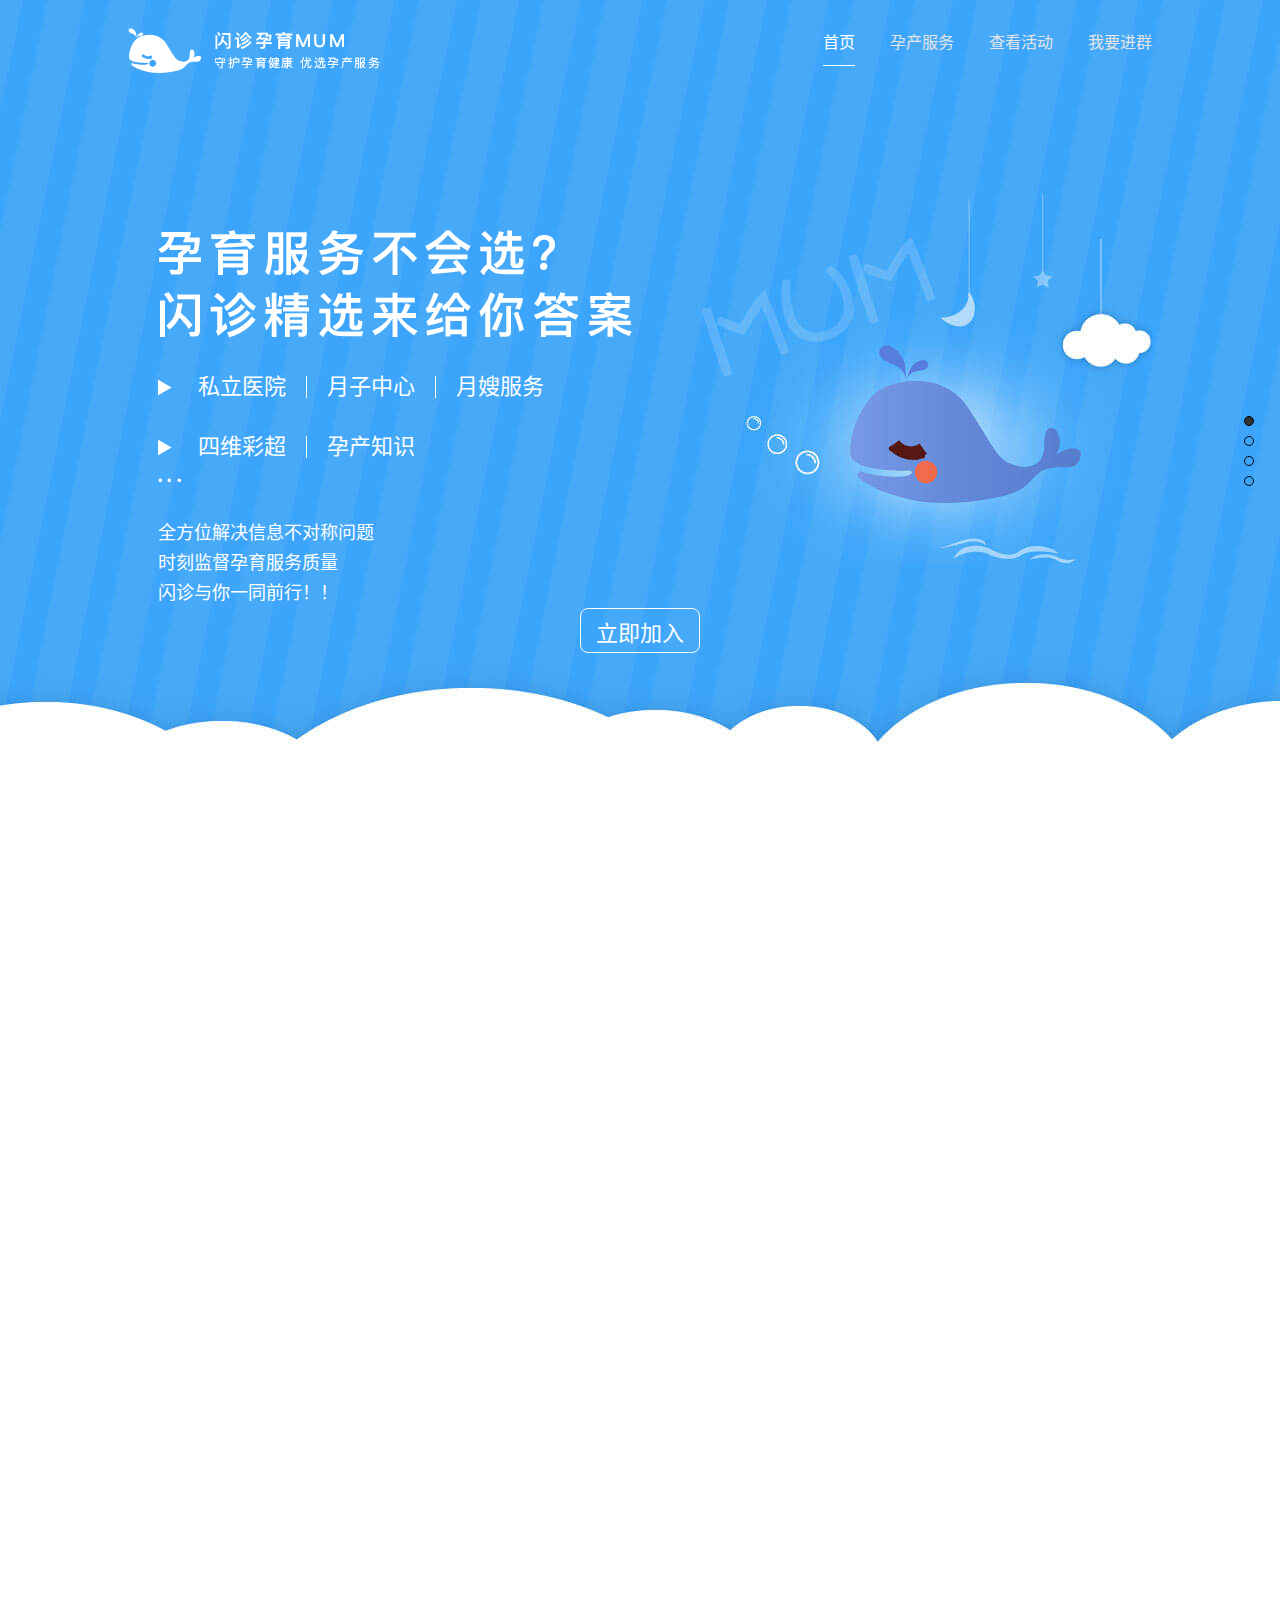
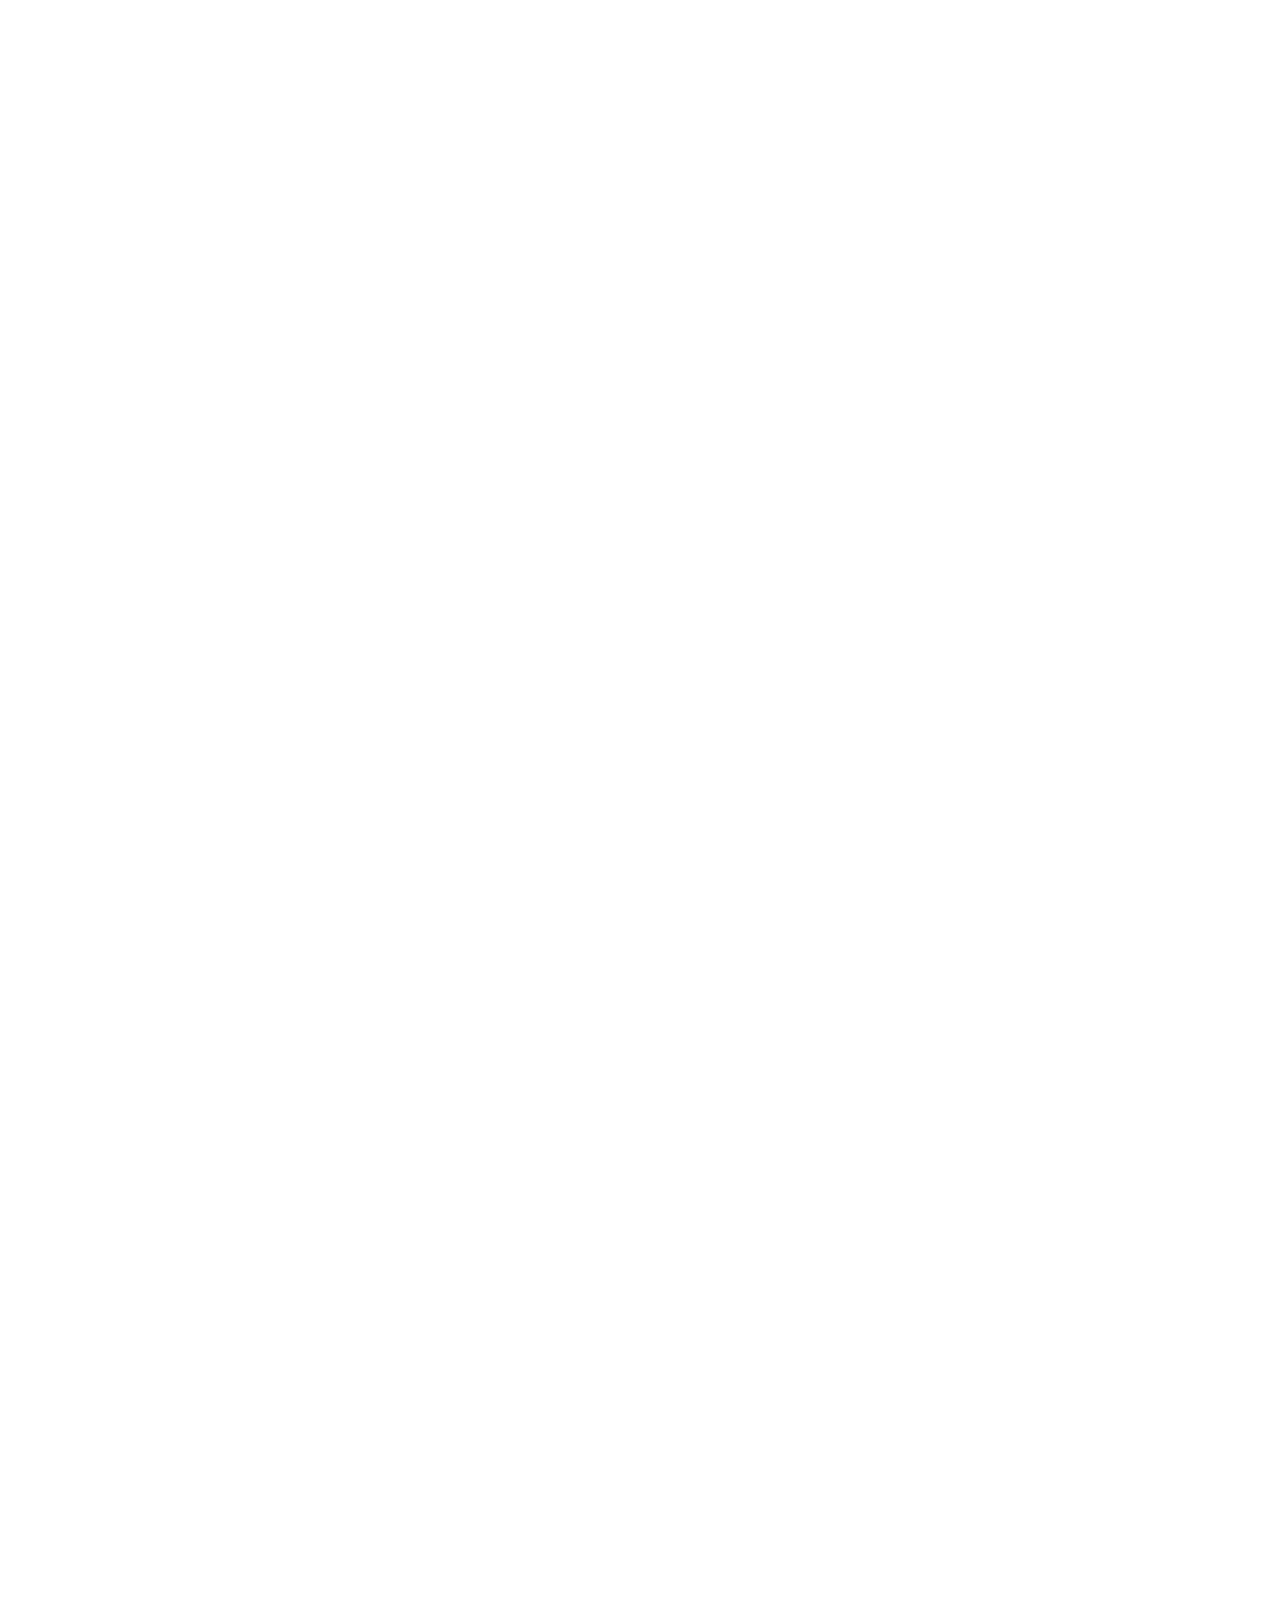
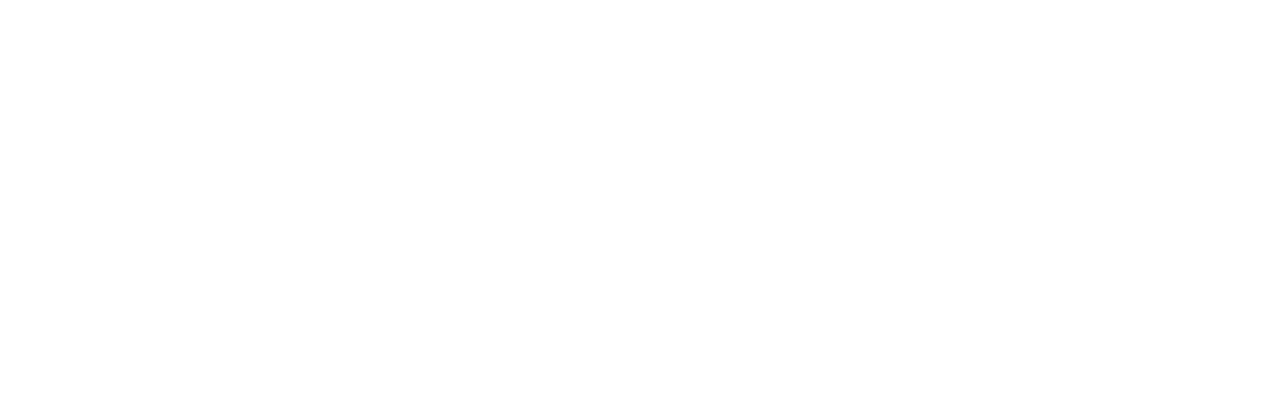
<file: index.html>
<!DOCTYPE html>
<html lang="zh-CN">
<head>
    <meta charset="utf-8">
    <title>闪诊孕育MUM-守护孕育健康 优选孕产服务</title>
    <meta name="keywords" content="闪诊 孕产服务 孕育 健康 私立医院 月子中心 月嫂 母婴 ">
    <meta name="description" content="选孕产服务，上闪诊孕育，全方位解决信息不对称问题，时刻监督孕产服务质量">
    <link rel="stylesheet" href="css/fullpage.css">
    <link rel="stylesheet" href="css/index.css">
    <link rel="SHORTCUT ICON" href="logo.ico">

</head>

<body>
<div class="top-nav" id="menu">
    <div class="nav-box clearFix nav-box1">
        <img class="fl logo" src="images/logo.png" alt="">
        <ul class="nav-list fr clearFix">
            <li data-menuanchor="page1" class="active"><a href="#page1">首页</a></li>
            <li data-menuanchor="page2"><a href="#page2">孕产服务</a></li>
            <li data-menuanchor="page3"><a href="#page3">查看活动</a></li>
            <li data-menuanchor="page4"><a href="#page4">我要进群</a></li>
        </ul>
    </div><!--nav-box-->
</div>
<div id="dowebok">
    <div class="section section1">
       <div class="main-w">
           <div class="top-nav2" id="nav_box">
               <div class="nav-box clearFix nav-box1">
                   <img class="fl logo" src="images/logo.png" alt="">
                   <ul class="nav-list fr clearFix">
                       <li data-menuanchor="page1" class="active"><a href="#page1">首页</a></li>
                       <li data-menuanchor="page2"><a href="#page2">孕产服务</a></li>
                       <li data-menuanchor="page3"><a href="#page3">查看活动</a></li>
                       <li data-menuanchor="page4"><a href="#page4">我要进群</a></li>
                   </ul>
               </div><!--nav-box-->
           </div>
           <div class="page1-info">
               <img class="info-pic" src="images/text.png" alt="孕育服务">
               <p class="info-text clearFix"><span>私立医院</span><span>月子中心</span><span>月嫂服务</span></p>
               <p class="info-text clearFix"><span>四维彩超</span><span>孕产知识</span></p>
               <p class="i-icon"></p>
               <p class="i-text">全方位解决信息不对称问题</p>
               <p class="i-text">时刻监督孕育服务质量</p>
               <p class="i-text">闪诊与你一同前行！！</p>
           </div>
           <p class="add-btn"><a href="#page4">立即加入</a></p>
       </div>
    </div>
    <div class="section section2">
        <div class="main-w main-w2">
            <div class="main-content">
                <h3 class="title">孕产服务 闪诊优选</h3>
                <p class="title-info">挑选适合自己的孕产服务，闪诊助你顺利度过孕产阶段</p>
                <ul class="serve-list clearFix">
                    <li>
                        <img src="images/M_1.png" alt="私立医院">
                        <div class="pop-up">
                            <p>私立医院</p>
                        </div>
                    </li>
                    <li>
                        <img src="images/M_2.png" alt="月子会所">
                        <div class="pop-up">
                            <p>月子会所</p>
                        </div>
                    </li>
                    <li>
                        <img src="images/M_3.png" alt="月嫂">
                        <div class="pop-up">
                            <p>月嫂</p>
                        </div>
                    </li>
                    <li>
                        <img src="images/M_4.png" alt="四维彩超">
                        <div class="pop-up">
                            <p>四维彩超</p>
                        </div>
                    </li>
                    <li>
                        <img src="images/M_5.png" alt="孕妇写真">
                        <div class="pop-up">
                            <p>孕妇写真</p>
                        </div>
                    </li>
                    <li>
                        <img src="images/M_6.png" alt="基因检测">
                        <div class="pop-up">
                            <p>基因检测</p>
                        </div>
                    </li>
                    <li>
                        <img src="images/M_7.png" alt="开奶通乳">
                        <div class="pop-up">
                            <p>开奶通乳</p>
                        </div>
                    </li>
                    <li>
                        <img src="images/M_8.png" alt="孕期运动">
                        <div class="pop-up">
                            <p>孕期运动</p>
                        </div>
                    </li>
                    <li>
                        <img src="images/M_9.png" alt="产后修复">
                        <div class="pop-up">
                            <p>产后修复</p>
                        </div>
                    </li>
                    <li>
                        <img src="images/M_10.png" alt="亲子">
                        <div class="pop-up">
                            <p>亲子</p>
                        </div>
                    </li>
                </ul>
                <p class="serve-hint">其他：满月汗&nbsp;&nbsp;&nbsp;盆底肌修复&nbsp;&nbsp;&nbsp;产后开奶/通乳&nbsp;&nbsp;&nbsp;产后瑜伽&nbsp;&nbsp;&nbsp;孕期运动等</p>

            </div>
        </div>
    </div>
    <div class="section section3">
        <div class="main-w">
            <div class="main-content main-content2">
                <h3 class="title">活动+团购 学会选择</h3>
                <p class="title-info title-info2">丰富的活动形式，让你在活动中学习孕产知识，学会选择服务</p>
                <div class="slide-list">
                    <p class="left-icon" id="left_icon"></p>
                    <p class="right-icon" id="right_icon"></p>
                    <div class="slide-show" id="wrapBox1">
                        <ul class="choose-list clearFix" id="slider_list">
                            <li>
                                <img src="images/M_11.png" alt="知识分享课">
                                <h5 class="choose-list-title">知识分享课</h5>
                                <p class="choose-list-text">各种孕产知识</p>
                                <p class="choose-list-text">育儿经验、生产指南都有专业人士</p>
                                <p class="choose-list-text">在线指导分享</p>
                            </li>
                            <li>
                                <img src="images/M_12.png" alt="话题互动">
                                <h5 class="choose-list-title">话题互动</h5>
                                <p class="choose-list-text">交流群里孕妈宝妈</p>
                                <p class="choose-list-text">互相交流经验，分享自己的</p>
                                <p class="choose-list-text">怀孕生产经验，互相学习</p>
                            </li>
                            <li>
                                <img src="images/M_13.png" alt="线下活动">
                                <h5 class="choose-list-title">线下活动</h5>
                                <p class="choose-list-text">各种月嫂见面会，月子中心</p>
                                <p class="choose-list-text">体验团，月子餐试吃，带娃实习生</p>
                                <p class="choose-list-text">座谈会等活动等你来</p>
                            </li>
                            <li>
                                <img src="images/M_14.png" alt="团购">
                                <h5 class="choose-list-title">团购</h5>
                                <p class="choose-list-text">孕照留影，四维彩超</p>
                                <p class="choose-list-text">产后修复，孕期瑜伽...</p>
                                <p class="choose-list-text">让价格更优惠，让服务更实惠</p>
                            </li>
                            <li>
                                <img src="images/M_15.png" alt="闪诊小程序">
                                <h5 class="choose-list-title">闪诊小程序</h5>
                                <p class="choose-list-text">快速问诊平台，三甲及以上</p>
                                <p class="choose-list-text">医院医师强国是入驻，专业医生在线</p>
                                <p class="choose-list-text">解答日常健康问题</p>
                            </li>
                        </ul>
                    </div>
                </div>
            </div>
        </div>
    </div>
    <div class="section section4">
        <div class="main-w">
            <div class="main-content main-content3">
                <h3 class="title title2">进群交流</h3>
                <p class="title-info title-info3">想要了解更多孕育服务，与其他孕妈交流经验，可以关注“闪诊”公众号，或者添加小助理微信，直接进群参与话题互动</p>
                <div class="code-box">
                    <p class="fl code-box-pic"><img src="images/szgzh.png" alt="闪诊公众号"></p>
                    <p class="fr code-box-pic"><img src="images/sqzl.png" alt="社群助理"></p>
                </div>

                <div class="contact clearFix">
                    <div class="contact-l fl">
                        <ul class="foot-list clearFix">
                            <li><a href="#page1">关于我们</a></li>
                            <li><a href="#page2">孕产服务</a></li>
                            <li><a href="#page4">联系我们</a></li>
                            <li>友情链接</li>
                        </ul>
                        <p class="copyright">© 2002-2017 All rights reserved</p>
                        <p class="copyright">进化时代科技（北京有限责任公司）</p>
                        <p class="copyright">北京市公安局海淀分局备案编号：0101101081513  京ICP备15009849号-4</p>
                    </div>
                    <div class="contact-r fr">
                        <p class="contact-title">客服热线</p>
                        <p class="contact-phone">010-56287996</p>
                        <p class="contact-time">9:00-19:00</p>
                    </div>
                </div>
            </div>
        </div>
    </div>
</div>

<div id="fp-nav" class="right" style="color: rgb(0, 0, 0); margin-top: -43.5px;">
    <ul></ul>
</div>

</body>
<script src="js/jquery.min.js"></script>
<script src="js/fullPage.js"></script>
<script src="js/slide.js"></script>
<script>
    $(function() {
        $('#dowebok').fullpage({
            sectionsColor: ['#fff', '#fff', '#f6f6f6', '#fff'],
            anchors: ['page1', 'page2', 'page3', 'page4'],
            menu: '#menu',
            loopBottom: true,
            'navigation': true,
            afterLoad: function (anchorLink, index) {
//                alert(22)
                if (index == 1) {
                    $('#nav_box').show();
                    $('#menu').slideUp(200);
                }
            },
            onLeave: function (index) {
//                alert(index)
                if (index > 1 || index == 1) {
                    $('#nav_box').hide();
                    $('#menu').slideDown(200);
                } else {
                    $('#nav_box').show();
                    $('#menu').slideUp(200);
                }
            }
        });
    })
</script>
</html>
</file>
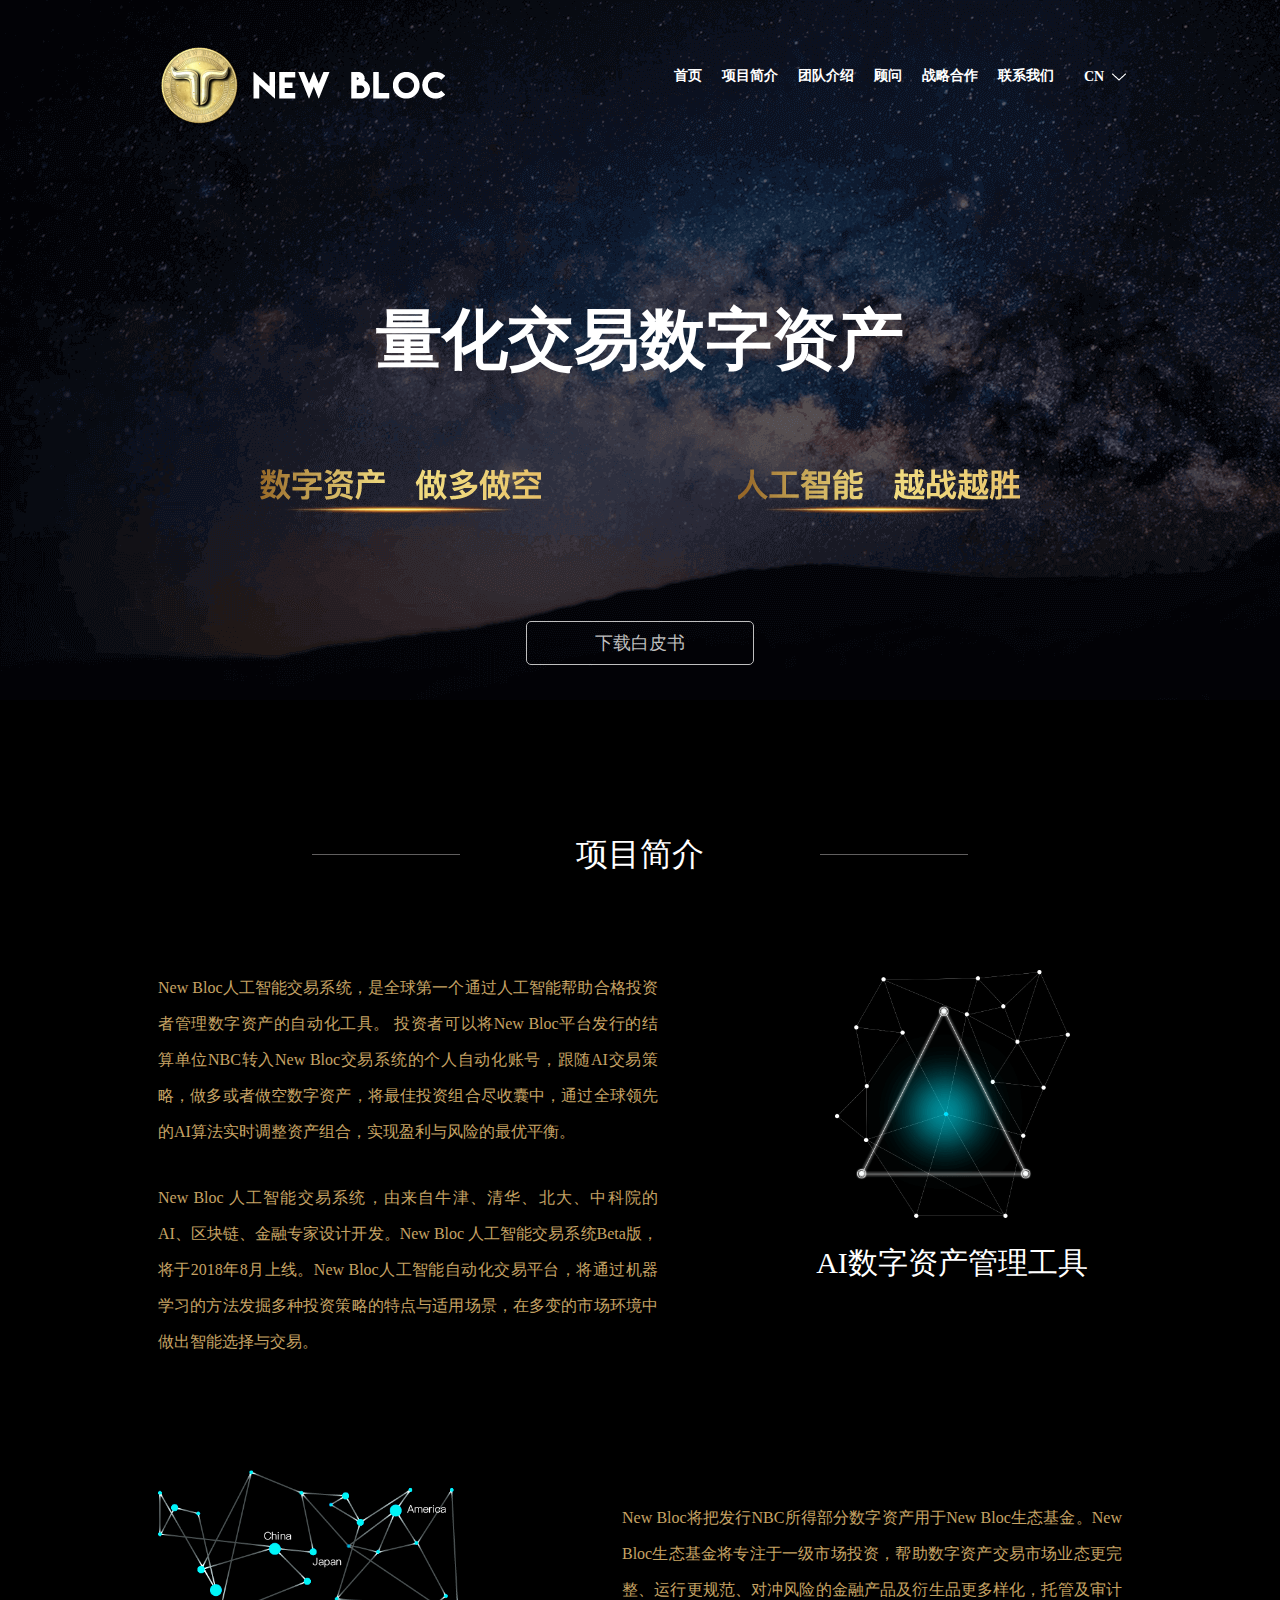
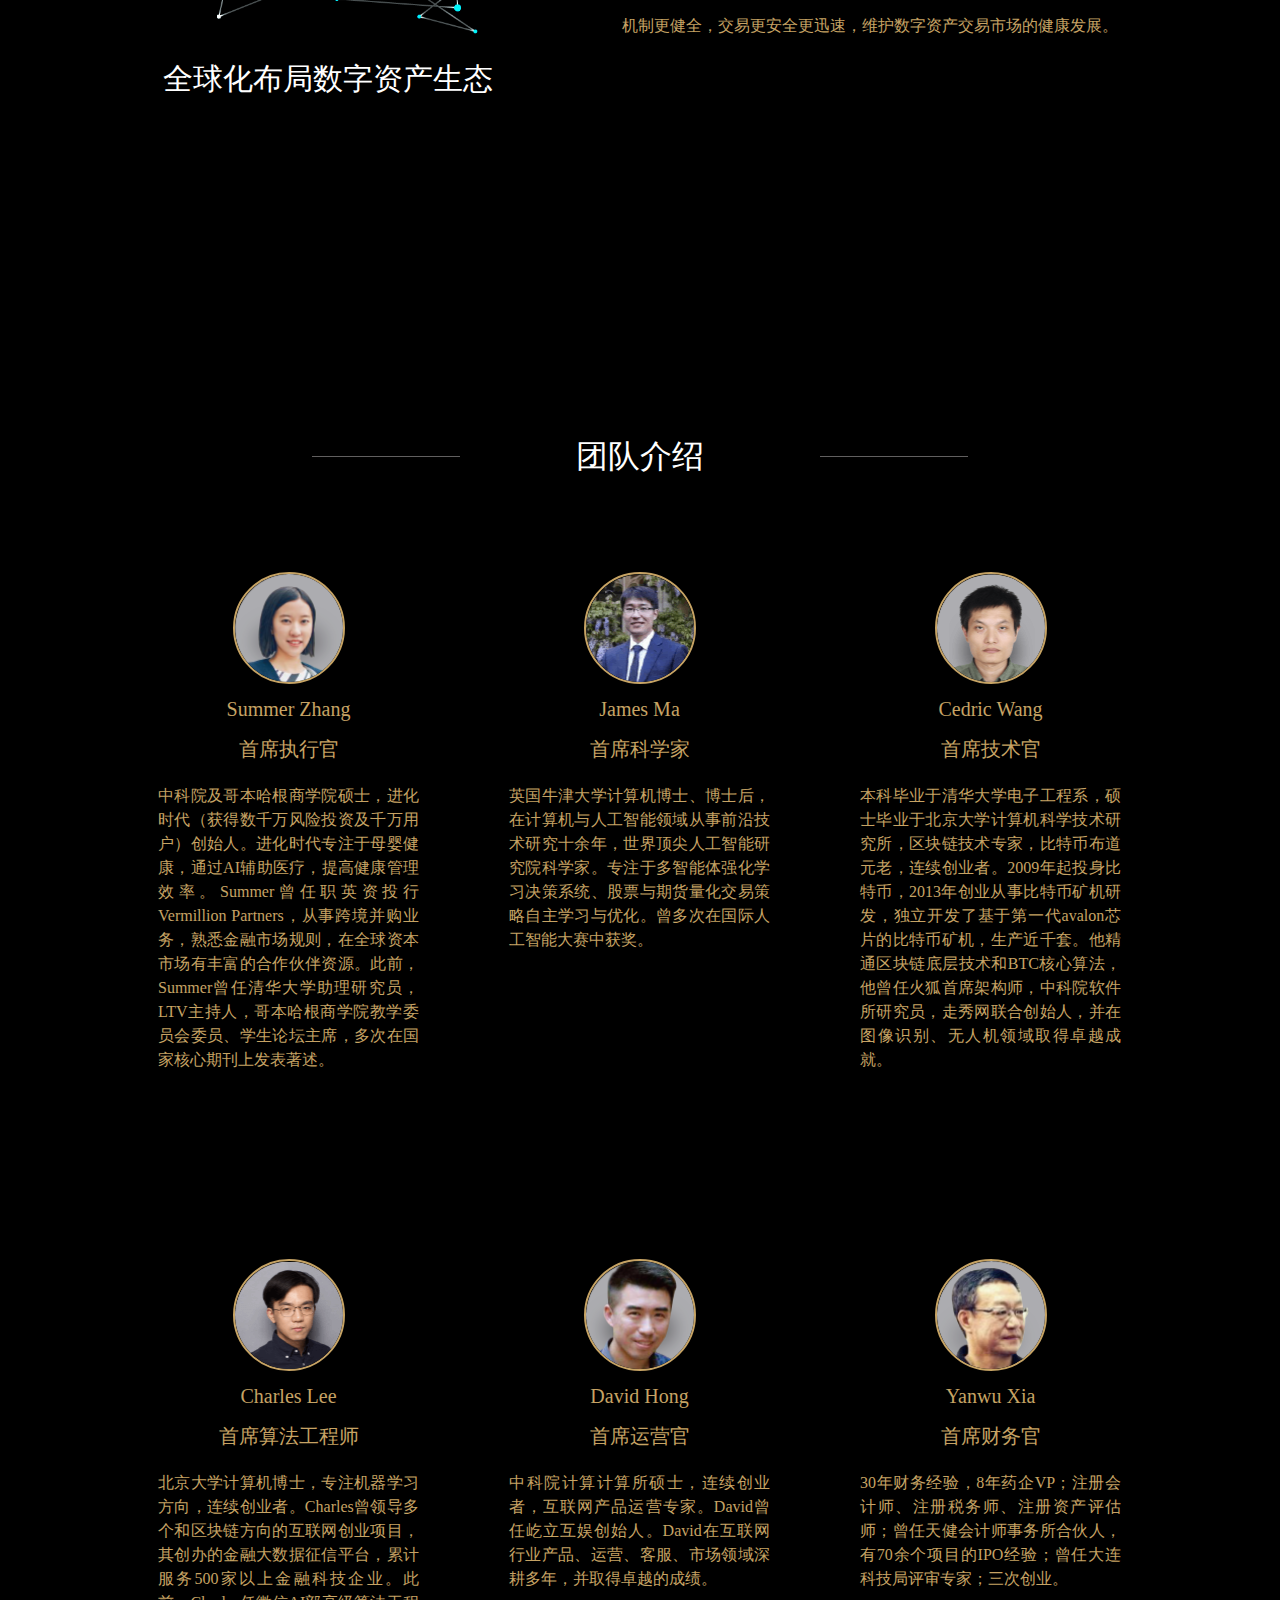
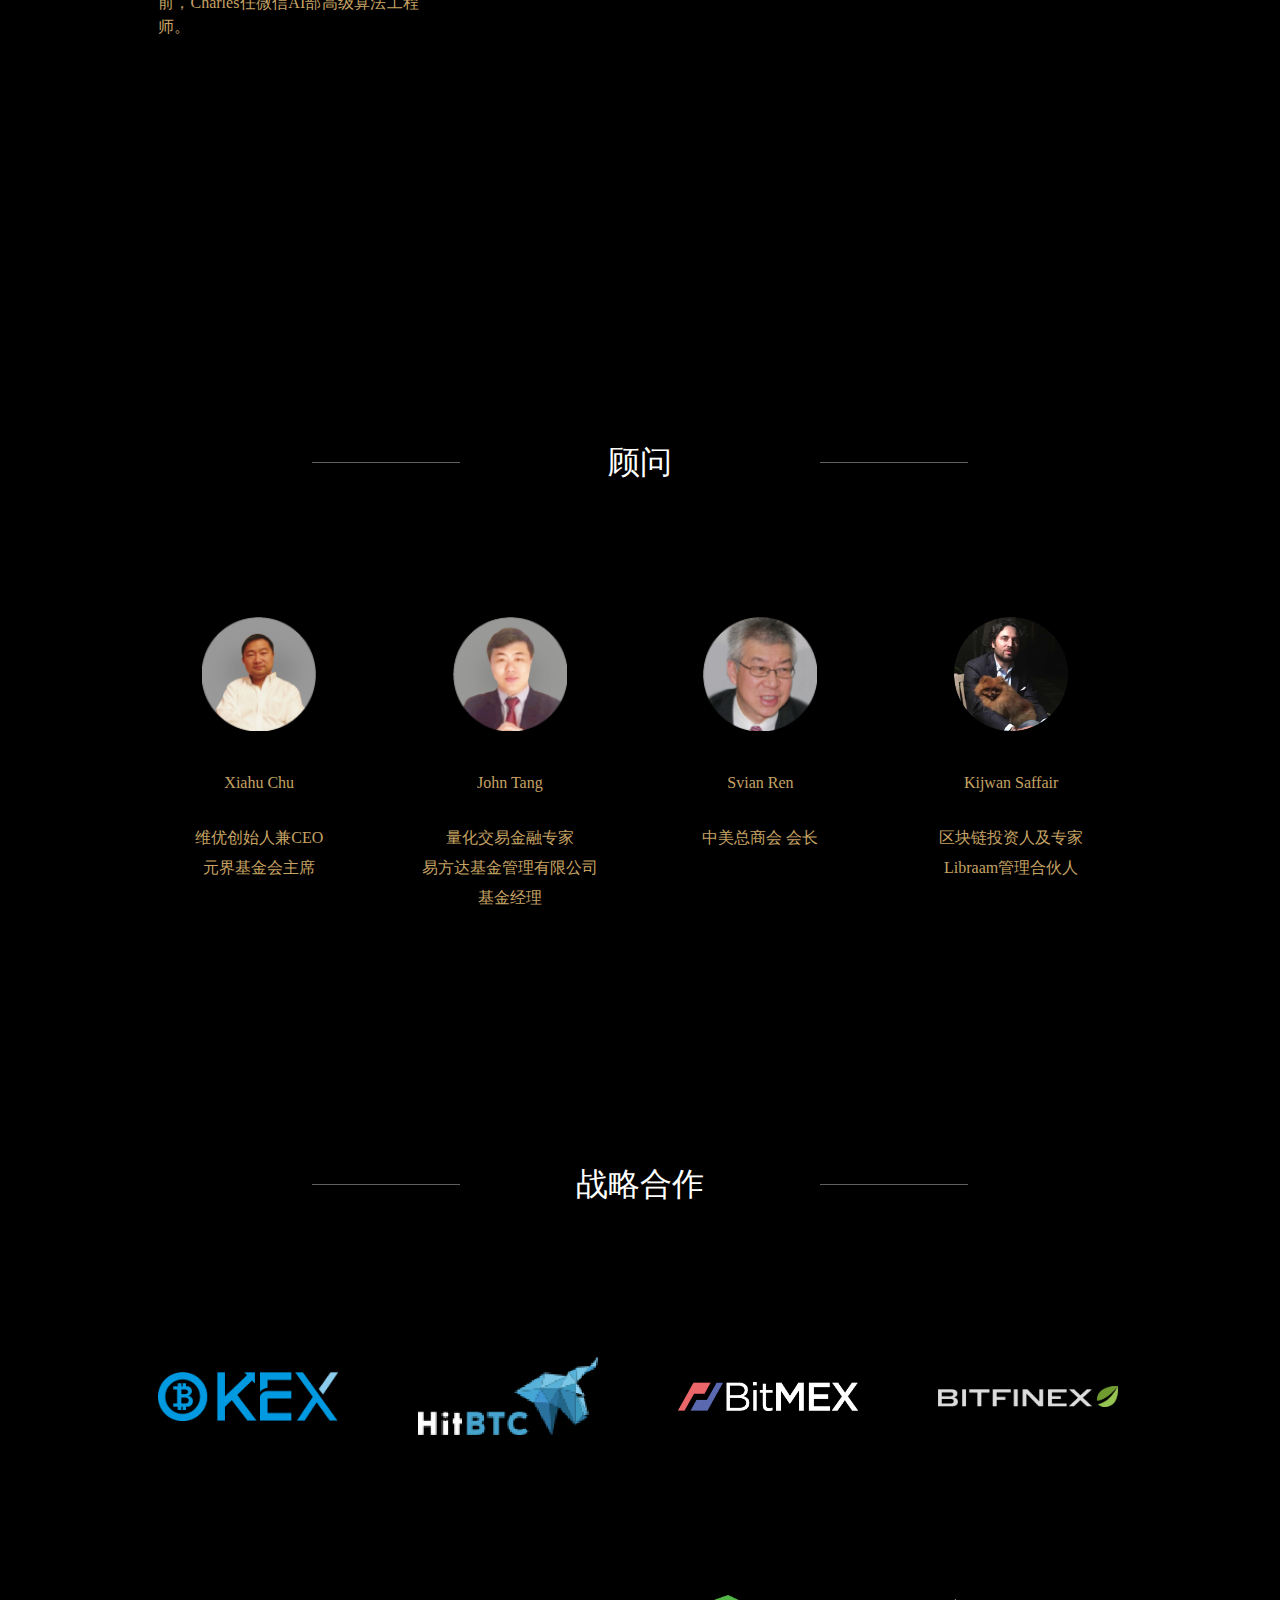
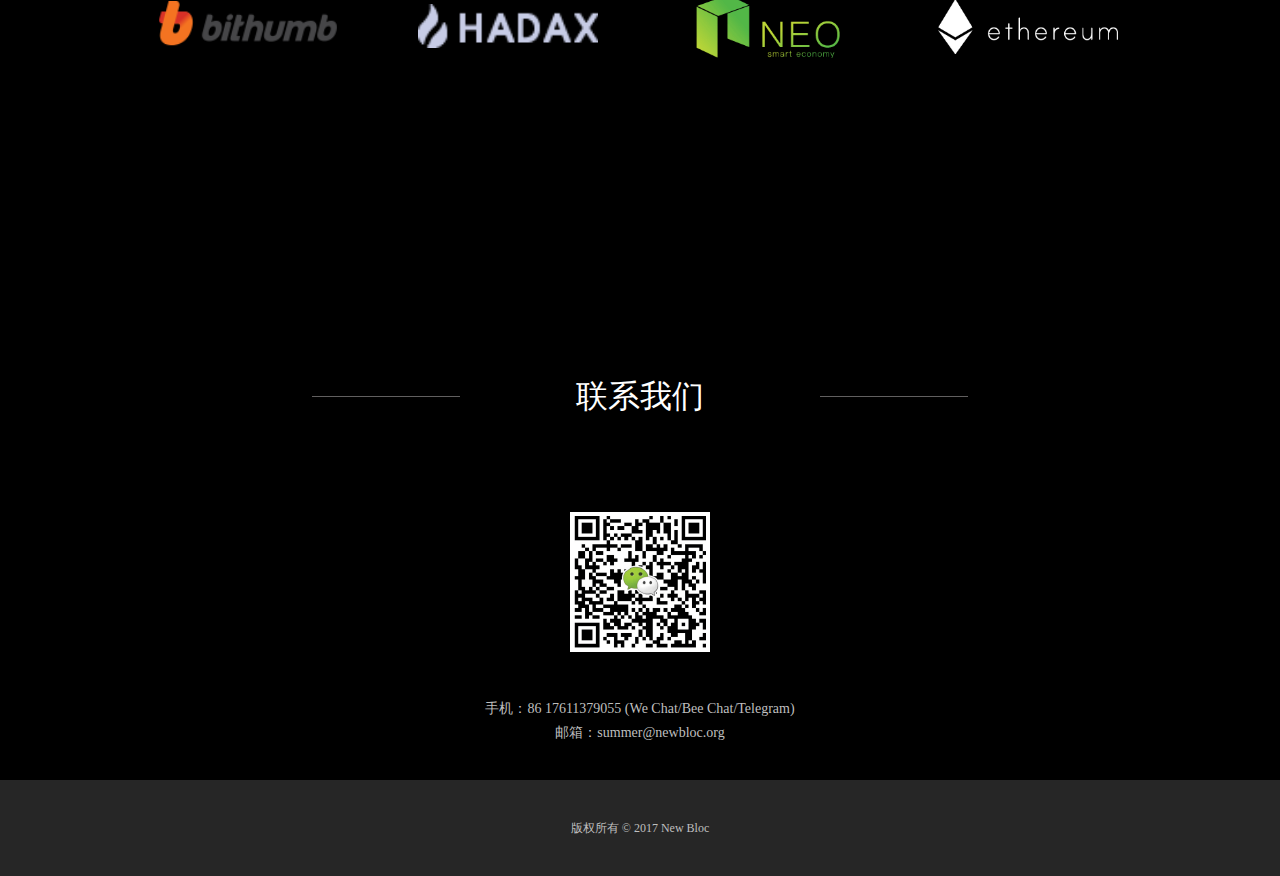
<file: aiSystem/index.html>
<!DOCTYPE html>
<html lang="en">
<head>
    <meta charset="UTF-8">
    <title>NB人工智能交易系统</title>
    <meta name="keywords" content="NB，new bloc，，区块链，ico，比特币，以太坊">
    <meta name="description" content="New Bloc 是全球第一个交易数字资产的系统">
    <link rel="SHORTCUT ICON" href="ai.ico">
    <link rel="stylesheet" href="css/index.css">
    <!--<link rel="stylesheet" href="css/public.css">-->
</head>
<body>
<div class="wrap">
    <div class="page1">
        <div class="top-nav">
            <img class="logo" src="images/index_logo.png"  alt="">
            <ul class="nav-list" id="nav_list">
                <li><a href="#" name="#">首页</a></li>
                <li><a href="#page2" name="page2">项目简介</a></li>
                <li><a href="#page3" name="page3">团队介绍</a></li>
                <li><a href="#page7" name="page7">顾问</a></li>
                <li><a href="#page4" name="page4">战略合作</a></li>
                <!--<li><a href="#page5" name="page5">立即购买</a></li>-->
                <li><a href="#page6" name="page6">联系我们</a></li>
                <div class="language">
                    <p class="language-text" id="languageChoose"><b>CN</b><span></span></p>
                    <ul class="language-choose clearfix" id="languageList">
                        <li><a onclick="languageEnglish()" href="javascript:void(0)">EN</a></li>
                        <li class="active"><a onclick="languageChinese()" href="javascript:void(0)">CN</a></li>
                        <li><a onclick="languageJapanese()" href="javascript:void(0)">JP</a></li>
                        <li><a onclick="languageKorean()"  href="javascript:void(0)">KOR</a></li>
                    </ul>
                </div>
            </ul>
        </div>
        <div class="page-title">
            <h2>量化交易数字资产</h2>
        </div>
        <div id="pagePic" class="page-pic clearfix">
            <img class="fl" src="images/szzc.png" alt="">
            <img class="fr" src="images/ais.png" alt="">
        </div>
        <div id="pageBtn" class="clearfix page-btn-s">
            <!--<p class="page-btn fl"><a class="buyNow" href="buyC.html">购买NBC</a></p>-->
            <!--<p class="page-btn fr"><a href="javascript:void(0)" >下载白皮书</a></p>-->
            <p class="page-btn" style=" max-width:200px;"><a href="" download="cn.pdf">下载白皮书</a></p>
        </div>
    </div>

    <div class="page2" id="page2">
        <div class="product">
            <h3 class="title mainTitle">项目简介</h3>
            <div class="product-box clearfix">
                <div class="product-l fl" id="productLHeight">
                    <p class="product-info">New Bloc人工智能交易系统，是全球第一个通过人工智能帮助合格投资者管理数字资产的自动化工具。 投资者可以将New Bloc平台发行的结算单位NBC转入New Bloc交易系统的个人自动化账号，跟随AI交易策略，做多或者做空数字资产，将最佳投资组合尽收囊中，通过全球领先的AI算法实时调整资产组合，实现盈利与风险的最优平衡。</p>
                    <p class="product-info">New Bloc 人工智能交易系统，由来自牛津、清华、北大、中科院的AI、区块链、金融专家设计开发。New Bloc 人工智能交易系统Beta版，将于2018年8月上线。New Bloc人工智能自动化交易平台，将通过机器学习的方法发掘多种投资策略的特点与适用场景，在多变的市场环境中做出智能选择与交易。</p>
                </div>
                <div class="product-r fr" id="productrMargin">
                    <img class="product-r-pic" src="images/product.png" alt="">
                    <p class="product-text">AI数字资产管理工具</p>
                </div>
            </div>

            <div class="product-box product-box2 clearfix">
                <div class="product-r fl product-r-top" id="productLMargin">
                    <img src="images/product2.png"  alt="">
                    <p class="product-text">全球化布局数字资产生态</p>
                    </div>
                <div class="product-l fr product-l-top">
                    <p class="product-info">New Bloc将把发行NBC所得部分数字资产用于New Bloc生态基金。New Bloc生态基金将专注于一级市场投资，帮助数字资产交易市场业态更完整、运行更规范、对冲风险的金融产品及衍生品更多样化，托管及审计机制更健全，交易更安全更迅速，维护数字资产交易市场的健康发展。
                    </p>
                </div>
            </div>
        </div>
    </div>

    <div class="page3" id="page3">
        <div class="product">
            <h3 class="title mainTitle">团队介绍</h3>
            <ul class="team-list clearfix">
                <li>
                    <p class="person-avatar"><img src="images/avatar6.png"  alt=""></p>
                    <p class="person-name">Summer Zhang</p>
                    <p class="person-office">首席执行官</p>
                    <p class="person-info">中科院及哥本哈根商学院硕士，进化时代（获得数千万风险投资及千万用户）创始人。进化时代专注于母婴健康，通过AI辅助医疗，提高健康管理效率。Summer曾任职英资投行Vermillion Partners，从事跨境并购业务，熟悉金融市场规则，在全球资本市场有丰富的合作伙伴资源。此前，Summer曾任清华大学助理研究员，LTV主持人，哥本哈根商学院教学委员会委员、学生论坛主席，多次在国家核心期刊上发表著述。</p>
                </li>
                <li>
                    <p class="person-avatar"><img src="images/avatar3.png"  alt=""></p>
                    <p class="person-name">James Ma</p>
                    <p class="person-office">首席科学家</p>
                    <p class="person-info">英国牛津大学计算机博士、博士后，在计算机与人工智能领域从事前沿技术研究十余年，世界顶尖人工智能研究院科学家。专注于多智能体强化学习决策系统、股票与期货量化交易策略自主学习与优化。曾多次在国际人工智能大赛中获奖。</p>
                </li>
                <li>
                    <p class="person-avatar"><img src="images/avatar1.png"  alt=""></p>
                    <p class="person-name">Cedric Wang</p>
                    <p class="person-office">首席技术官</p>
                    <p class="person-info">本科毕业于清华大学电子工程系，硕士毕业于北京大学计算机科学技术研究所，区块链技术专家，比特币布道元老，连续创业者。2009年起投身比特币，2013年创业从事比特币矿机研发，独立开发了基于第一代avalon芯片的比特币矿机，生产近千套。他精通区块链底层技术和BTC核心算法，他曾任火狐首席架构师，中科院软件所研究员，走秀网联合创始人，并在图像识别、无人机领域取得卓越成就。</p>
                </li>
                <li>
                    <p class="person-avatar"><img src="images/avatar4.png"  alt=""></p>
                    <p class="person-name">Charles Lee</p>
                    <p class="person-office">首席算法工程师</p>
                    <p class="person-info">北京大学计算机博士，专注机器学习方向，连续创业者。Charles曾领导多个和区块链方向的互联网创业项目，其创办的金融大数据征信平台，累计服务500家以上金融科技企业。此前，Charles任微信AI部高级算法工程师。</p>
                </li>
                <li>
                    <p class="person-avatar"><img src="images/avatar2.png"  alt=""></p>
                    <p class="person-name">David Hong</p>
                    <p class="person-office">首席运营官</p>
                    <p class="person-info">中科院计算计算所硕士，连续创业者，互联网产品运营专家。David曾任屹立互娱创始人。David在互联网行业产品、运营、客服、市场领域深耕多年，并取得卓越的成绩。</p>
                </li>
                <li>
                    <p class="person-avatar"><img src="images/avatar5.png"  alt=""></p>
                    <p class="person-name">Yanwu Xia</p>
                    <p class="person-office">首席财务官</p>
                    <p class="person-info">30年财务经验，8年药企VP；注册会计师、注册税务师、注册资产评估师；曾任天健会计师事务所合伙人，有70余个项目的IPO经验；曾任大连科技局评审专家；三次创业。</p>
                </li>


            </ul>
        </div>
    </div>

    <div class="page7" id="page7">
        <div class="product">
            <h3 class="title mainTitle">顾问</h3>
            <ul class="teamwork-list counselor clearfix">
                <li>
                    <p class="counselor-pic"><img src="images/counselor2.png" alt=""></p>
                    <p class="counselor-name">Xiahu Chu</p>
                    <p class="counselor-info">维优创始人兼CEO<br/> 元界基金会主席</p>
                </li>
                <li>
                    <p class="counselor-pic"><img src="images/counselor1.png" alt=""></p>
                    <p class="counselor-name">John Tang</p>
                    <p class="counselor-info">量化交易金融专家<br/> 易方达基金管理有限公司 <br>基金经理</p>
                </li>
                <li>
                    <p class="counselor-pic"><img src="images/counselor4.png" alt=""></p>
                    <p class="counselor-name">Svian Ren</p>
                    <p class="counselor-info">中美总商会 会长</p>
                </li>
                <li>
                    <p class="counselor-pic"><img src="images/counselor3.png" alt=""></p>
                    <p class="counselor-name">Kijwan Saffair</p>
                    <p class="counselor-info">区块链投资人及专家<br/>Libraam管理合伙人</p>
                </li>
            </ul>
        </div>
    </div>

    <div class="page4" id="page4">
        <div class="product">
            <h3 class="title mainTitle">战略合作</h3>
            <ul class="teamwork-list clearfix">
                <li><img src="images/work5.png"  alt="" title="OKEX"></li>
                <li><img src="images/work2.png"  alt="" title="HitBTC"></li>
                <li><img src="images/work1.png"  alt="" title="BitMEX"></li>
                <li><img src="images/work4.png"  alt="" title="BITFINEX"></li>
                <li><img src="images/work6.png"  alt="" title="bithumb"></li>
                <li><img src="images/work3.png"  alt="" title="HADAX"></li>
                <li><img src="images/work55.png"  alt="" title="NEO"></li>
                <li><img src="images/work66.png"  alt="" title="ethereum"></li>
            </ul>
        </div>
    </div>

    <!--<div class="page5" id="page5">-->
        <!--<div class="product">-->
            <!--<h3 class="title mainTitle">立即购买</h3>-->
            <!--<div class="buy-box clearfix">-->
                <!--<div class="buy-l fl">-->
                    <!--<img src="images/big_logo.png"  alt="">-->
                    <!--<p class="page-btn_b"><a href="buyC.html">购买NBC</a></p>-->
                <!--</div>-->
                <!--<div class="buy-r fr">-->
                    <!--<p class="buy-title textQ">现在加入NBC私募</p>-->
                    <!--<div class="buy-price clearfix">-->
                        <!--<p class="buy-price-l fl"><span class="textQ">立享折扣</span><span>10%</span></p>-->
                        <!--<p class="buy-price-r fr"><span class="textQ">起投</span><span>1500</span></p>-->
                    <!--</div>-->
                    <!--<p class="fr buy-icon">ETH</p>-->
                    <!--<p class="buy-text buy-text-c">对于购买NBC的<a href="statement.html" target="_blank">免责声明</a>，请详见链接</p>-->
                    <!--<p class="buy-text buy-text-e">For a<a href="statement2.html" id="skipStatement" target="_blank">disclaimer</a>， on the purchase of NBC, please see the link</p>-->
                    <!--<p class="buy-text buy-text-j">購入にNBCの<a href="statementj.html" target="_blank">免責声明は</a>，リンクをご参照ください。</p>-->
                    <!--<p class="buy-text buy-text-k">구매 NBC 대해 있는 <a href="statementk.html" target="_blank">면책 조항</a>，좀 보십시오.</p>-->
                <!--</div>-->
            <!--</div>-->
        <!--</div>-->
    <!--</div>-->

    <div class="page6" id="page6">
        <div class="product">
            <h3 class="title mainTitle">联系我们</h3>
            <img class="contact" src="images/code.png"  alt="" >
            <p class="contact-text textQ">手机：86 17611379055 (We Chat/Bee Chat/Telegram)</p>
            <p class="contact-text textQ">邮箱：summer@newbloc.org</p>
        </div>
    </div>

    <div class="footer textQ">版权所有 ©  2017 New Bloc</div>
</div>

<div id="goTop" class="goTop"><img src="images/top.png"  alt=""></div>
</body>
<script src="js/jquery.min.js"></script>
<script src="js/test.js"></script>
<script src="js/english.js"></script>
<script src="js/chinese.js"></script>
<script src="js/japanese.js"></script>
<script src="js/korean.js"></script>
<script>
    var oTop = $('#goTop');
    var nav_list = $('#nav_list li');
    oTop.fadeOut();
//    $('.wrap').hide();
    window.onload = function(){
//        console.log($("#productLHeight").height());
        $('.buy-text-c').show();
        $('.buy-text-e').hide();
        var img=new Image();
        img.src='images/page_bg.png';
        if(img.width==0){
            console.log('网络不好！')
        }
    };
    $(window).scroll(function(){
        var iTop = $(window).scrollTop();//鼠标滚动的距离
        if(iTop>=$('#page2').height()){
            oTop.fadeIn();
        }else{
            oTop.fadeOut();
        }
    });
    oTop.click(function(){
        $('body,html').animate({"scrollTop":0},500)
    });
//    nav_list.click(function(){
//        $(this).addClass('on').siblings().removeClass('on');
//    })
</script>
</html>
</file>
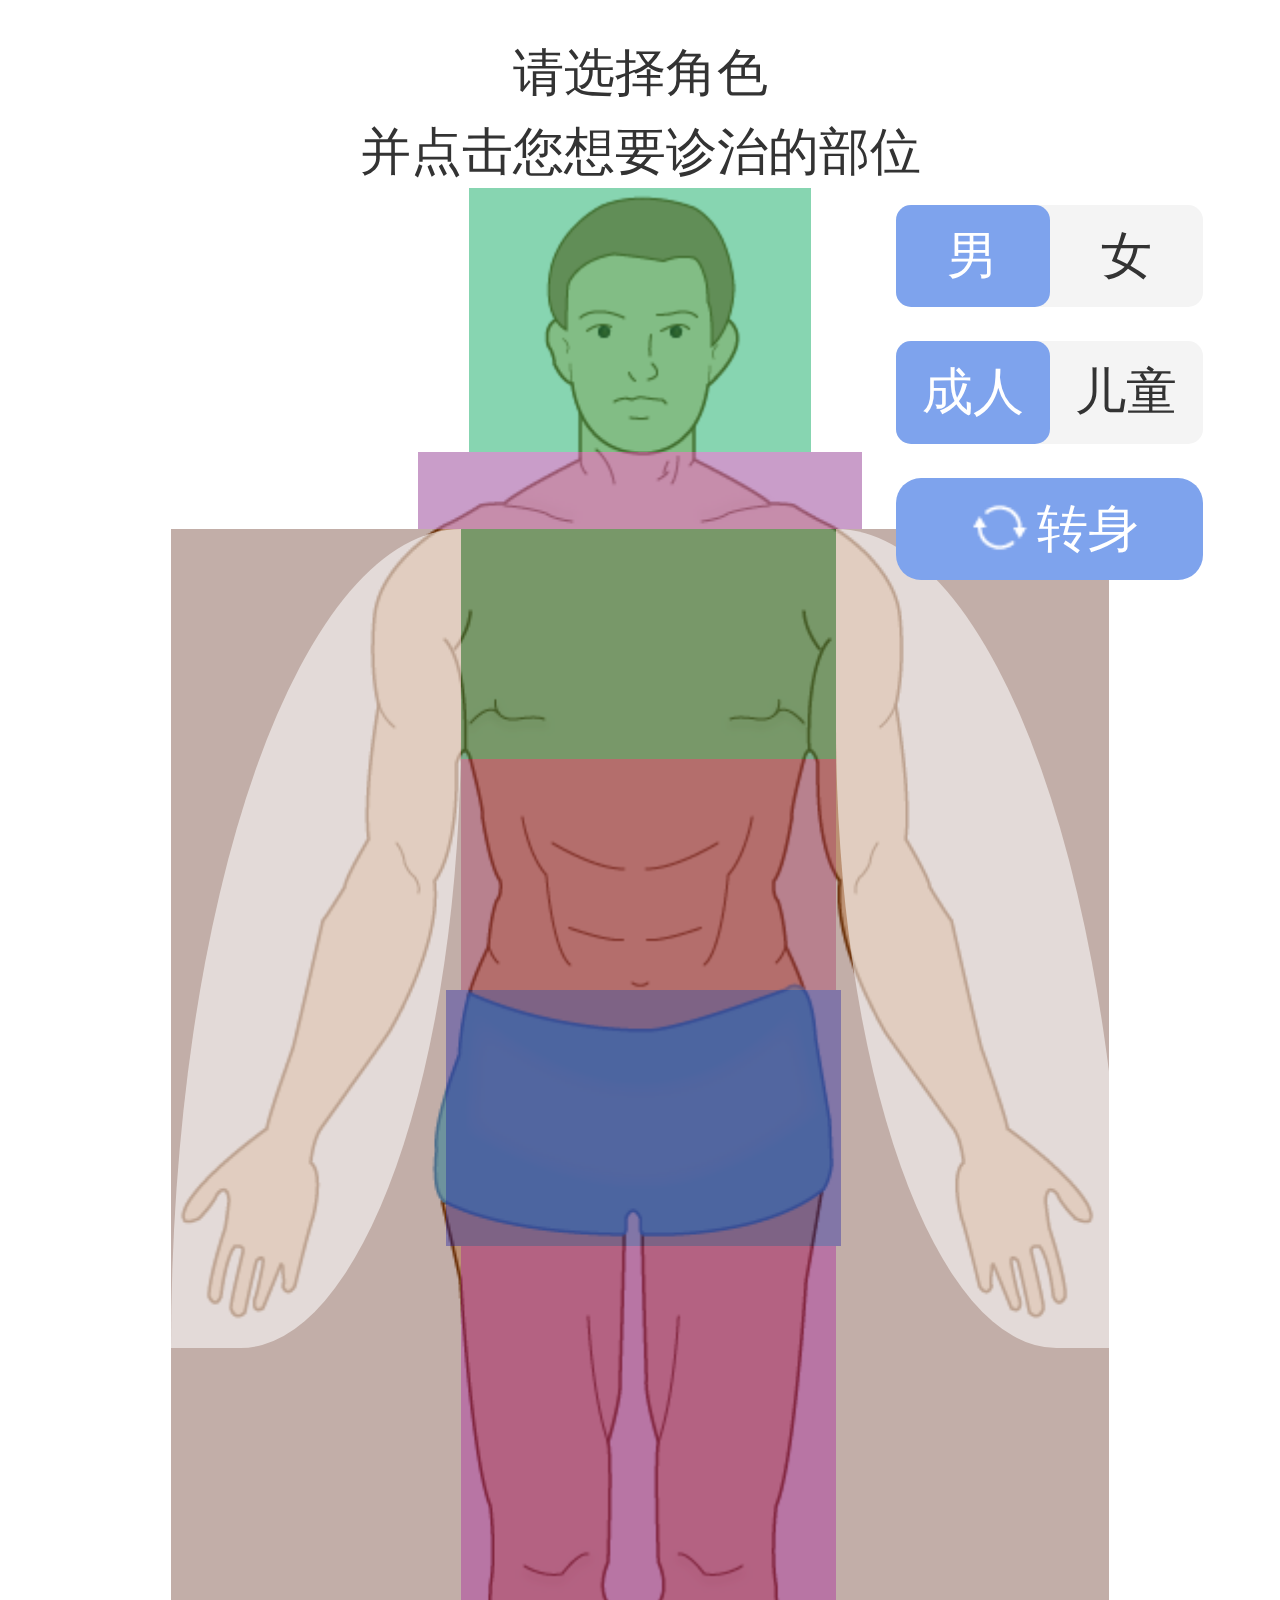
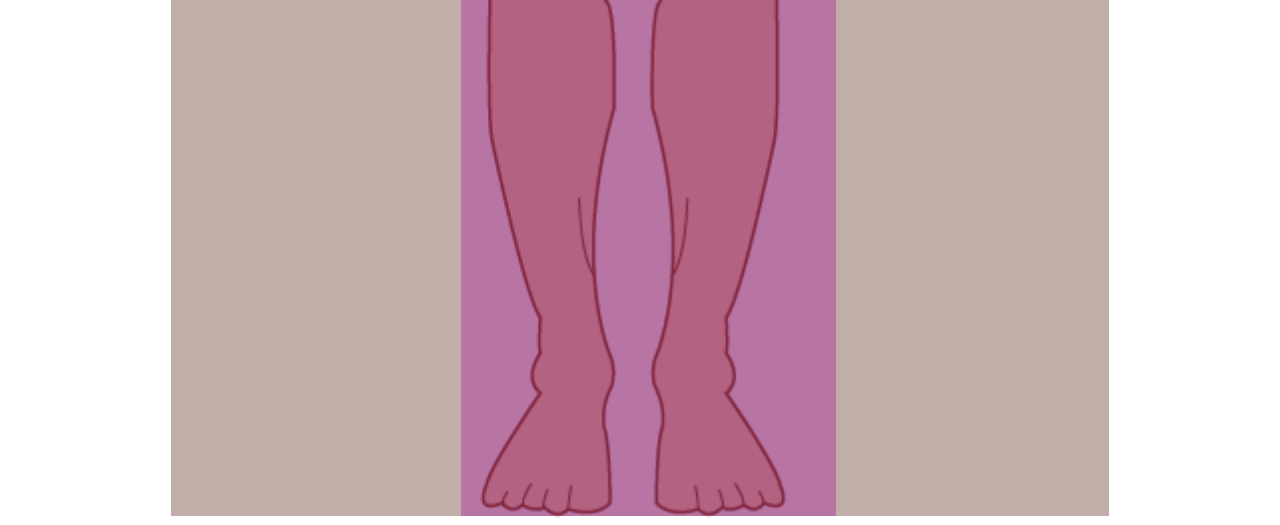
<file: daozhen/index.html>
<!DOCTYPE html>
<html lang="en">
<head>
    <meta charset="UTF-8">
    <title>智能导诊</title>
    <meta name="viewport" content="width=device-width, initial-scale=1, minimum-scale=1, maximum-scale=1, user-scalable=no">
    <meta name="keywords" content="关键字搜索">
    <meta name="author" content="描述作者资料">
    <meta name="description" content="网页描述">
    <link rel="stylesheet" href="css/public.css">
    <link rel="stylesheet" href="css/style.css">
</head>
<body>
<p class="role"><span>请选择角色</span><span>并点击您想要诊治的部位</span></p>
<div class="mask-layer">
    <p class="right-icon"><img src="images/right.png" alt=""></p>
</div>
<div class="pup-up-box">
    <div class="list_classify">
        <ul class="list_ul" id="list_ul">
            <li value="1" class="on"><a href="javascript:void(0)">全身</a></li>
            <li value="2"><a href="javascript:void(0)">皮肤</a></li>
            <li value="3"><a href="javascript:void(0)">四肢</a></li>
            <li value="4"><a href="javascript:void(0)">下肢</a></li>
            <li value="5"><a href="javascript:void(0)">上肢</a></li>
            <li value="6"><a href="javascript:void(0)">生殖器</a></li>
            <li value="7"><a href="javascript:void(0)">排泄部</a></li>
            <li value="8"><a href="javascript:void(0)">臀部</a></li>
            <li value="9"><a href="javascript:void(0)">腰部</a></li>
            <li value="10"><a href="javascript:void(0)">腹部</a></li>
            <li value="11"><a href="javascript:void(0)">背部</a></li>
            <li value="12"><a href="javascript:void(0)">胸部</a></li>
            <li value="13"><a href="javascript:void(0)">颈部</a></li>
            <li value="14"><a href="javascript:void(0)">耳眼鼻喉</a></li>
            <li value="15"><a href="javascript:void(0)">头部</a></li>
            <li value="16"><a href="javascript:void(0)">颈部</a></li>
            <li value="17"><a href="javascript:void(0)">其他</a></li>
        </ul>
    </div>
    <div class="classify_main">
        <div class="tab_list">
            <ul class="tab_main_list" style="display: block;">
                <li><a href="javascript:void(0)">发热</a></li>
                <li><a href="javascript:void(0)">感冒症状</a></li>
                <li><a href="javascript:void(0)">寒战</a></li>
                <li><a href="javascript:void(0)">疑似流感或有接触史</a></li>
                <li><a href="javascript:void(0)">全身肌肉疼痛</a></li>
                <li><a href="javascript:void(0)">体重问题（指南）</a></li>
                <li><a href="javascript:void(0)">睡眠问题（指南）</a></li>
                <li><a href="javascript:void(0)">无症状的血压问题</a></li>
                <li><a href="javascript:void(0)">孕期高血压、疲乏或面部肿胀</a></li>
            </ul>
            <ul class="tab_main_list">
                <li><a href="javascript:void(0)">皮肤瘙痒</a></li>
                <li><a href="javascript:void(0)">水泡</a></li>
                <li><a href="javascript:void(0)">癣</a></li>
                <li><a href="javascript:void(0)">疖</a></li>
                <li><a href="javascript:void(0)">玫瑰痤疮</a></li>
                <li><a href="javascript:void(0)">胼胝（老茧）</a></li>
                <li><a href="javascript:void(0)">烧伤</a></li>
                <li><a href="javascript:void(0)">烫伤</a></li>
                <li><a href="javascript:void(0)">冻伤（指南）</a></li>
                <li><a href="javascript:void(0)">伤口愈合活瘢痕问题</a></li>
                <li><a href="javascript:void(0)">动物或人咬伤，动物抓伤或接触</a></li>
                <li><a href="javascript:void(0)">昆虫叮咬</a></li>
                <li><a href="javascript:void(0)">鸡眼</a></li>
                <li><a href="javascript:void(0)">鸡身体穿洞或纹身问题（指南）</a></li>
                <li><a href="javascript:void(0)">黄疸</a></li>
                <li><a href="javascript:void(0)">带状疱疹</a></li>
                <li><a href="javascript:void(0)">荨麻疹</a></li>
                <li><a href="javascript:void(0)">皮炎</a></li>
                <li><a href="javascript:void(0)">皮疹</a></li>
                <li><a href="javascript:void(0)">皮肤过敏反应</a></li>
                <li><a href="javascript:void(0)">皮肤新生物、痣、疣或色斑</a></li>
                <li><a href="javascript:void(0)">皮内异物</a></li>
                <li><a href="javascript:void(0)">皮下肿块</a></li>
                <li><a href="javascript:void(0)">皮肤撕裂</a></li>
                <li><a href="javascript:void(0)">皮肤问题（除皮疹外）</a></li>
                <li><a href="javascript:void(0)">擦伤</a></li>
                <li><a href="javascript:void(0)">穿刺伤</a></li>
                <li><a href="javascript:void(0)">褥疮</a></li>
                <li><a href="javascript:void(0)">湿疹</a></li>
                <li><a href="javascript:void(0)">尿布疹或会阴皮疹</a></li>
                <li><a href="javascript:void(0)">痤疮</a></li>
                <li><a href="javascript:void(0)">婴儿皮肤问题</a></li>
            </ul>
            <ul class="tab_main_list">
                <li><a href="javascript:void(0)">麻木</a></li>
                <li><a href="javascript:void(0)">麻痹</a></li>
            </ul>
            <ul class="tab_main_list">
                <li><a href="javascript:void(0)">髋骨损伤</a></li>
                <li><a href="javascript:void(0)">跛行（未受伤）</a></li>
                <li><a href="javascript:void(0)">足部疼痛</a></li>
                <li><a href="javascript:void(0)">足部问题</a></li>
                <li><a href="javascript:void(0)">下肢出血</a></li>
                <li><a href="javascript:void(0)">下肢骨折</a></li>
                <li><a href="javascript:void(0)">下肢关节疼痛或肿胀</a></li>
                <li><a href="javascript:void(0)">下肢肌肉筋挛</a></li>
                <li><a href="javascript:void(0)">下肢肌肉无力</a></li>
                <li><a href="javascript:void(0)">下肢疼痛</a></li>
                <li><a href="javascript:void(0)">腿部或足部损伤</a></li>
                <li><a href="javascript:void(0)">腿部疼痛</a></li>
                <li><a href="javascript:void(0)">腿部问题</a></li>
                <li><a href="javascript:void(0)">膝部损伤</a></li>
                <li><a href="javascript:void(0)">跛行（受伤后）</a></li>
            </ul>
            <ul class="tab_main_list">
                <li><a href="javascript:void(0)">手臂疼痛</a></li>
                <li><a href="javascript:void(0)">手臂或手部问题</a></li>
                <li><a href="javascript:void(0)">手部损伤</a></li>
                <li><a href="javascript:void(0)">手部疼痛</a></li>
                <li><a href="javascript:void(0)">手部问题</a></li>
            </ul>
            <ul class="tab_main_list">
                <li><a href="javascript:void(0)">阴道异物 | 生殖道异物</a></li>
                <li><a href="javascript:void(0)">痛经</a></li>
                <li><a href="javascript:void(0)">疑似或确认绝经</a></li>
                <li><a href="javascript:void(0)">阴道出血</a></li>
                <li><a href="javascript:void(0)">阴道分泌物</a></li>
                <li><a href="javascript:void(0)">孕期阴道出血或血性分泌物</a></li>
                <li><a href="javascript:void(0)">可能是孕期阴道真菌感染</a></li>
                <li><a href="javascript:void(0)">紧急避孕</a></li>
                <li><a href="javascript:void(0)">胎动减少或消失</a></li>
                <li><a href="javascript:void(0)">妊娠、分娩、流产相关问题</a></li>
                <li><a href="javascript:void(0)">月经过期</a></li>
                <li><a href="javascript:void(0)">月经问题</a></li>
                <li><a href="javascript:void(0)">包皮环切问题</a></li>
                <li><a href="javascript:void(0)">阴虱</a></li>
                <li><a href="javascript:void(0)">生殖器问题</a></li>
                <li><a href="javascript:void(0)">生殖器受伤（指南）</a></li>
                <li><a href="javascript:void(0)">生殖器疱疹</a></li>
                <li><a href="javascript:void(0)">生殖器念珠菌感染</a></li>
                <li><a href="javascript:void(0)">性交疼痛</a></li>
                <li><a href="javascript:void(0)">性传播感染</a></li>
                <li><a href="javascript:void(0)">性虐待或性侵犯</a></li>
                <li><a href="javascript:void(0)">血精</a></li>
                <li><a href="javascript:void(0)">产后问题</a></li>
            </ul>
            <ul class="tab_main_list">
                <li><a href="javascript:void(0)">便秘</a></li>
                <li><a href="javascript:void(0)">遗尿</a></li>
                <li><a href="javascript:void(0)">尿痛</a></li>
                <li><a href="javascript:void(0)">尿失禁</a></li>
                <li><a href="javascript:void(0)">尿频和夜尿增多</a></li>
                <li><a href="javascript:void(0)">尿路感染</a></li>
                <li><a href="javascript:void(0)">泌尿系统问题</a></li>
                <li><a href="javascript:void(0)">排尿困难</a></li>
                <li><a href="javascript:void(0)">血尿</a></li>
                <li><a href="javascript:void(0)">血便</a></li>
                <li><a href="javascript:void(0)">排便异常（指南）</a></li>
                <li><a href="javascript:void(0)">痔</a></li>
                <li><a href="javascript:void(0)">直肠初学</a></li>
                <li><a href="javascript:void(0)">肛门疼痛</a></li>
                <li><a href="javascript:void(0)">肛门瘙痒</a></li>
                <li><a href="javascript:void(0)">肛门或直肠问题</a></li>
                <li><a href="javascript:void(0)">可能是孕期尿路感染</a></li>
            </ul>
            <ul class="tab_main_list">
                <li><a href="javascript:void(0)">臀部或尾骨受伤（指南）</a></li>
            </ul>
            <ul class="tab_main_list">
                <li><a href="javascript:void(0)">腰痛</a></li>
                <li><a href="javascript:void(0)">腰痛</a></li>
            </ul>
            <ul class="tab_main_list">
                <li><a href="javascript:void(0)">恶心</a></li>
                <li><a href="javascript:void(0)">孕期腹痛（指南）</a></li>
                <li><a href="javascript:void(0)">孕期恶心或呕吐</a></li>
                <li><a href="javascript:void(0)">脐带问题</a></li>
                <li><a href="javascript:void(0)">吐奶（指南）</a></li>
                <li><a href="javascript:void(0)">膀胱问题</a></li>
                <li><a href="javascript:void(0)">吞入异物（指南）</a></li>
                <li><a href="javascript:void(0)">胀气或腹胀（指南）</a></li>
                <li><a href="javascript:void(0)">腹泻</a></li>
                <li><a href="javascript:void(0)">受伤后腹痛（指南）</a></li>
                <li><a href="javascript:void(0)">腹部绞痛</a></li>
                <li><a href="javascript:void(0)">腹痛</a></li>
                <li><a href="javascript:void(0)">胃痛</a></li>
                <li><a href="javascript:void(0)">呃逆（打嗝）</a></li>
                <li><a href="javascript:void(0)">呕吐</a></li>
                <li><a href="javascript:void(0)">疑似分娩或流产</a></li>
            </ul>
            <ul class="tab_main_list">
                <li><a href="javascript:void(0)">上背痛</a></li>
                <li><a href="javascript:void(0)">背部损伤（指南）</a></li>
            </ul>
            <ul class="tab_main_list">
                <li><a href="javascript:void(0)">咳嗽</a></li>
                <li><a href="javascript:void(0)">儿童胸部疼痛或不适（指南）</a></li>
                <li><a href="javascript:void(0)">乳房问题</a></li>
                <li><a href="javascript:void(0)">心脏病发作的症状</a></li>
                <li><a href="javascript:void(0)">心悸或心律失常</a></li>
                <li><a href="javascript:void(0)">心绞痛</a></li>
                <li><a href="javascript:void(0)">慢性肺病急性加重</a></li>
                <li><a href="javascript:void(0)">胸部损伤（指南）</a></li>
                <li><a href="javascript:void(0)">胸部疼痛或不适</a></li>
                <li><a href="javascript:void(0)">胸疼</a></li>
                <li><a href="javascript:void(0)">烧心</a></li>
                <li><a href="javascript:void(0)">呼吸问题</a></li>
                <li><a href="javascript:void(0)">呼吸困难</a></li>
                <li><a href="javascript:void(0)">气短</a></li>
                <li><a href="javascript:void(0)">喘息</a></li>
                <li><a href="javascript:void(0)">妊娠、哺乳相关乳房问题（指南）</a></li>
            </ul>
            <ul class="tab_main_list">
                <li><a href="javascript:void(0)">咽痛</a></li>
                <li><a href="javascript:void(0)">咽喉痛</a></li>
                <li><a href="javascript:void(0)">咽部异物感（指南）</a></li>
                <li><a href="javascript:void(0)">吞咽困难（指南）</a></li>
                <li><a href="javascript:void(0)">声嘶或喉炎（指南）</a></li>
                <li><a href="javascript:void(0)">颈部疼痛（无外伤）</a></li>
                <li><a href="javascript:void(0)">颈部损伤</a></li>
            </ul>
            <ul class="tab_main_list">
                <li><a href="javascript:void(0)">眼外伤</a></li>
                <li><a href="javascript:void(0)">口腔异味（口臭）</a></li>
                <li><a href="javascript:void(0)">口腔问题</a></li>
                <li><a href="javascript:void(0)">口腔溃疡</a></li>
                <li><a href="javascript:void(0)">口唇疱疹</a></li>
                <li><a href="javascript:void(0)">烦渴（指南）</a></li>
                <li><a href="javascript:void(0)">口部问题</a></li>
                <li><a href="javascript:void(0)">牙齿问题</a></li>
                <li><a href="javascript:void(0)">长牙</a></li>
                <li><a href="javascript:void(0)">出牙</a></li>
                <li><a href="javascript:void(0)">磨牙</a></li>
                <li><a href="javascript:void(0)">言语问题</a></li>
                <li><a href="javascript:void(0)">下颌问题</a></li>
                <li><a href="javascript:void(0)">耳外炎（游泳者耳）</a></li>
                <li><a href="javascript:void(0)">耳部或听力问题（无疼痛）</a></li>
                <li><a href="javascript:void(0)">眼睛发红</a></li>
                <li><a href="javascript:void(0)">眼部问题</a></li>
                <li><a href="javascript:void(0)">眼部疼痛</a></li>
                <li><a href="javascript:void(0)">睑腺炎（麦粒肿）</a></li>
                <li><a href="javascript:void(0)">眼内异物</a></li>
                <li><a href="javascript:void(0)">畏光</a></li>
                <li><a href="javascript:void(0)">视物旋转</a></li>
                <li><a href="javascript:void(0)">视力问题</a></li>
                <li><a href="javascript:void(0)">耳痛</a></li>
                <li><a href="javascript:void(0)">耳部疼痛</a></li>
                <li><a href="javascript:void(0)">耳部损伤（指南）</a></li>
                <li><a href="javascript:void(0)">耳部感染</a></li>
                <li><a href="javascript:void(0)">打喷嚏</a></li>
            </ul>
            <ul class="tab_main_list">
                <li><a href="javascript:void(0)">头痛</a></li>
                <li><a href="javascript:void(0)">面部肿胀</a></li>
                <li><a href="javascript:void(0)">面部外伤</a></li>
                <li><a href="javascript:void(0)">面部疼痛（指南）</a></li>
                <li><a href="javascript:void(0)">癫痫发作</a></li>
                <li><a href="javascript:void(0)">晕厥（晕倒）</a></li>
                <li><a href="javascript:void(0)">意识模糊</a></li>
                <li><a href="javascript:void(0)">眩晕</a></li>
                <li><a href="javascript:void(0)">头发或头皮问题</a></li>
                <li><a href="javascript:void(0)">脑部外伤</a></li>
                <li><a href="javascript:void(0)">头部外伤</a></li>
                <li><a href="javascript:void(0)">头晕</a></li>
                <li><a href="javascript:void(0)">偏头痛</a></li>
                <li><a href="javascript:void(0)">孕妇头痛</a></li>
            </ul>
            <ul class="tab_main_list">
                <li><a href="javascript:void(0)">颈部疼痛或僵硬</a></li>
                <li><a href="javascript:void(0)">咽吼疼痛</a></li>
                <li><a href="javascript:void(0)">吞咽困难</a></li>
                <li><a href="javascript:void(0)">甲状腺肿大</a></li>
            </ul>
            <ul class="tab_main_list">
                <li><a href="javascript:void(0)">中暑或晒伤</a></li>
                <li><a href="javascript:void(0)">中毒防控问题</a></li>
                <li><a href="javascript:void(0)">物质成瘾吸毒问题</a></li>
                <li><a href="javascript:void(0)">疑似季节性过敏</a></li>
                <li><a href="javascript:void(0)">腺体肿大</a></li>
                <li><a href="javascript:void(0)">高压注射性损伤</a></li>
                <li><a href="javascript:void(0)">手术或医疗操作前后相关问题（无症状）</a></li>
                <li><a href="javascript:void(0)">石膏相关问题</a></li>
                <li><a href="javascript:void(0)">根据护士判断的书的临床评估</a></li>
                <li><a href="javascript:void(0)">过度哭闹（指南）</a></li>
                <li><a href="javascript:void(0)">婴儿不适</a></li>
                <li><a href="javascript:void(0)">割伤</a></li>
                <li><a href="javascript:void(0)">高处（高于1米）跌落</a></li>
                <li><a href="javascript:void(0)">有症状的血糖问题</a></li>
                <li><a href="javascript:void(0)">无症状的血糖问题</a></li>
                <li><a href="javascript:void(0)">糖尿病管理问题</a></li>
                <li><a href="javascript:void(0)">疝</a></li>
                <li><a href="javascript:void(0)">震颤</a></li>
                <li><a href="javascript:void(0)">躁狂或精神病行为或想法</a></li>
                <li><a href="javascript:void(0)">神经问题</a></li>
                <li><a href="javascript:void(0)">情绪抑郁</a></li>
                <li><a href="javascript:void(0)">焦虑</a></li>
                <li><a href="javascript:void(0)">行为问题</a></li>
                <li><a href="javascript:void(0)">孕期外伤</a></li>
            </ul>
        </div>

    </div>
</div>

<!--pup-up-box-->
<div class="person-pic">
    <div class="img-wrap">
        <div class="man-z person" id="man-z">
            <img src="images/man-z.png" alt="男性-正面">
            <p class="click-area">
                <span class="m-header man-header"></span>
                <span class="m-neck"></span>
                <span class="m-body">
                    <i class="arm l-arm"></i>
                    <span class="c-center">
                        <em class="chest"></em>
                        <em class="belly"></em>
                        <em class="genitals man-genitals"></em>
                        <em class="leg man-leg"></em>
                    </span>
                    <i class="arm r-arm"></i>
                </span>
            </p>
        </div>

        <div class="woman-z person" id="woman-z">
            <img src="images/woman-z.png" alt="女性-正面">
            <p class="click-area">
                <span class="m-header woman-header"></span>
                <span class="m-neck woman-neck"></span>
                <span class="m-body wo-body">
                    <i class="arm l-arm wo-arm"></i>
                    <span class="c-center woman-center">
                        <em class="chest wo-chest"></em>
                        <em class="belly wo-belly"></em>
                        <em class="genitals wo-genitals"></em>
                        <em class="leg wo-leg"></em>
                    </span>
                    <i class="arm r-arm wo-arm"></i>
                </span>
            </p>
        </div>

        <div class="man-b person" id="man-b">
            <img src="images/man-f.png" alt="男性-背面">
            <p class="click-area">
                <span class="m-header"></span>
                <span class="m-neck"></span>
                <span class="m-body">
                    <i class="arm l-arm"></i>
                    <span class="c-center">
                        <em class="man-back"></em>
                        <em class="man-arse"></em>
                        <em class="leg man-leg"></em>
                    </span>
                    <i class="arm r-arm"></i>
                </span>
            </p>
        </div>

        <div class="woman-b person" id="woman-b">
            <img src="images/woman-b.png" alt="女性-背面">
            <p class="click-area">
                <span class="m-header woman-header"></span>
                <span class="m-neck woman-neck"></span>
                <span class="m-body wo-body">
                    <i class="arm l-arm l-b-arm wo-arm"></i>
                    <span class="c-center woman-center">
                        <em class="man-back woman-back"></em>
                        <em class="man-arse woman-arse"></em>
                        <em class="leg woman-leg"></em>
                    </span>
                    <i class="arm r-arm r-b-arm wo-arm"></i>
                </span>
            </p>
        </div>

        <div class="boy-z person" id="boy-z">
            <img src="images/boy-z.png" alt="男孩-正面">
            <p class="click-area">
                <span class="m-header boy-header"></span>
                <span class="m-neck boy-neck"></span>
                <span class="m-body boy-body">
                    <i class="arm l-arm l-b-arm boy-arm"></i>
                    <span class="c-center boy-center">
                        <em class="chest boy-chest"></em>
                        <em class="belly boy-belly"></em>
                        <em class="genitals boy-genitals"></em>
                        <em class="leg boy-leg"></em>
                    </span>
                    <i class="arm r-arm r-b-arm boy-arm"></i>
                </span>
            </p>
        </div>

        <div class="boy-b person" id="boy-b">
            <img src="images/boy-f.png" alt="男孩-背面">
            <p class="click-area">
                <span class="m-header boy-header"></span>
                <span class="m-neck boy-neck"></span>
                <span class="m-body boy-body">
                    <i class="arm l-arm l-b-arm boy-arm"></i>
                    <span class="c-center boy-center">
                        <em class="man-back boy-back"></em>
                        <em class="man-arse boy-arse"></em>
                        <em class="leg boy-leg"></em>
                    </span>
                    <i class="arm r-arm r-b-arm boy-arm"></i>
                </span>
            </p>
        </div>

        <div class="girl-z person" id="girl-z">
            <img src="images/girl-z.png" alt="女孩-正面">
            <p class="click-area">
                <span class="m-header girl-header"></span>
                <span class="m-neck girl-neck"></span>
                <span class="m-body girl-body">
                    <i class="arm l-arm l-b-arm girl-arm"></i>
                    <span class="c-center girl-center">
                        <em class="chest girl-chest"></em>
                        <em class="belly girl-belly"></em>
                        <em class="genitals girl-genitals"></em>
                        <em class="leg girl-leg"></em>
                    </span>
                    <i class="arm r-arm r-b-arm girl-arm"></i>
                </span>
            </p>
        </div>

        <div class="girl-b person" id="girl-b">
            <img src="images/girl-f.png" alt="女孩-背面">
            <p class="click-area">
                <span class="m-header girl-header"></span>
                <span class="m-neck girl-neck"></span>
                <span class="m-body girl-body">
                    <i class="arm l-arm l-b-arm girl-arm"></i>
                    <span class="c-center girl-center">
                        <em class="man-back boy-back girl-back"></em>
                        <em class="man-arse boy-arse girl-arse"></em>
                        <em class="leg boy-leg"></em>
                    </span>
                    <i class="arm r-arm  r-b-arm girl-arm"></i>
                </span>
            </p>
        </div>

    </div>

    <div class="choose">
        <div class="sex choose-class">
            <input type="radio" name="sex" value="0" class="checkSex" checked=checked>
            <input type="radio" name="sex" value="1" class="checkSex">
        </div>
        <div class="person-classify choose-class">
            <input type="radio" name="person" class="checkAge" value="2" checked=checked>
            <input type="radio" name="person" class="checkAge" value="3">
        </div>
        <div class="turn-back"><span></span>转身</div>
    </div>
</div>
</body>
<script src="js/jquery.min.js"></script>
<script src="js/index.js"></script>
<script>
    document.documentElement.style.fontSize=100/750*document.documentElement.clientWidth+'px';
    window.onresize=function () {
        document.documentElement.style.fontSize=100/750*document.documentElement.clientWidth+'px';
    };
</script>
</html>
</file>
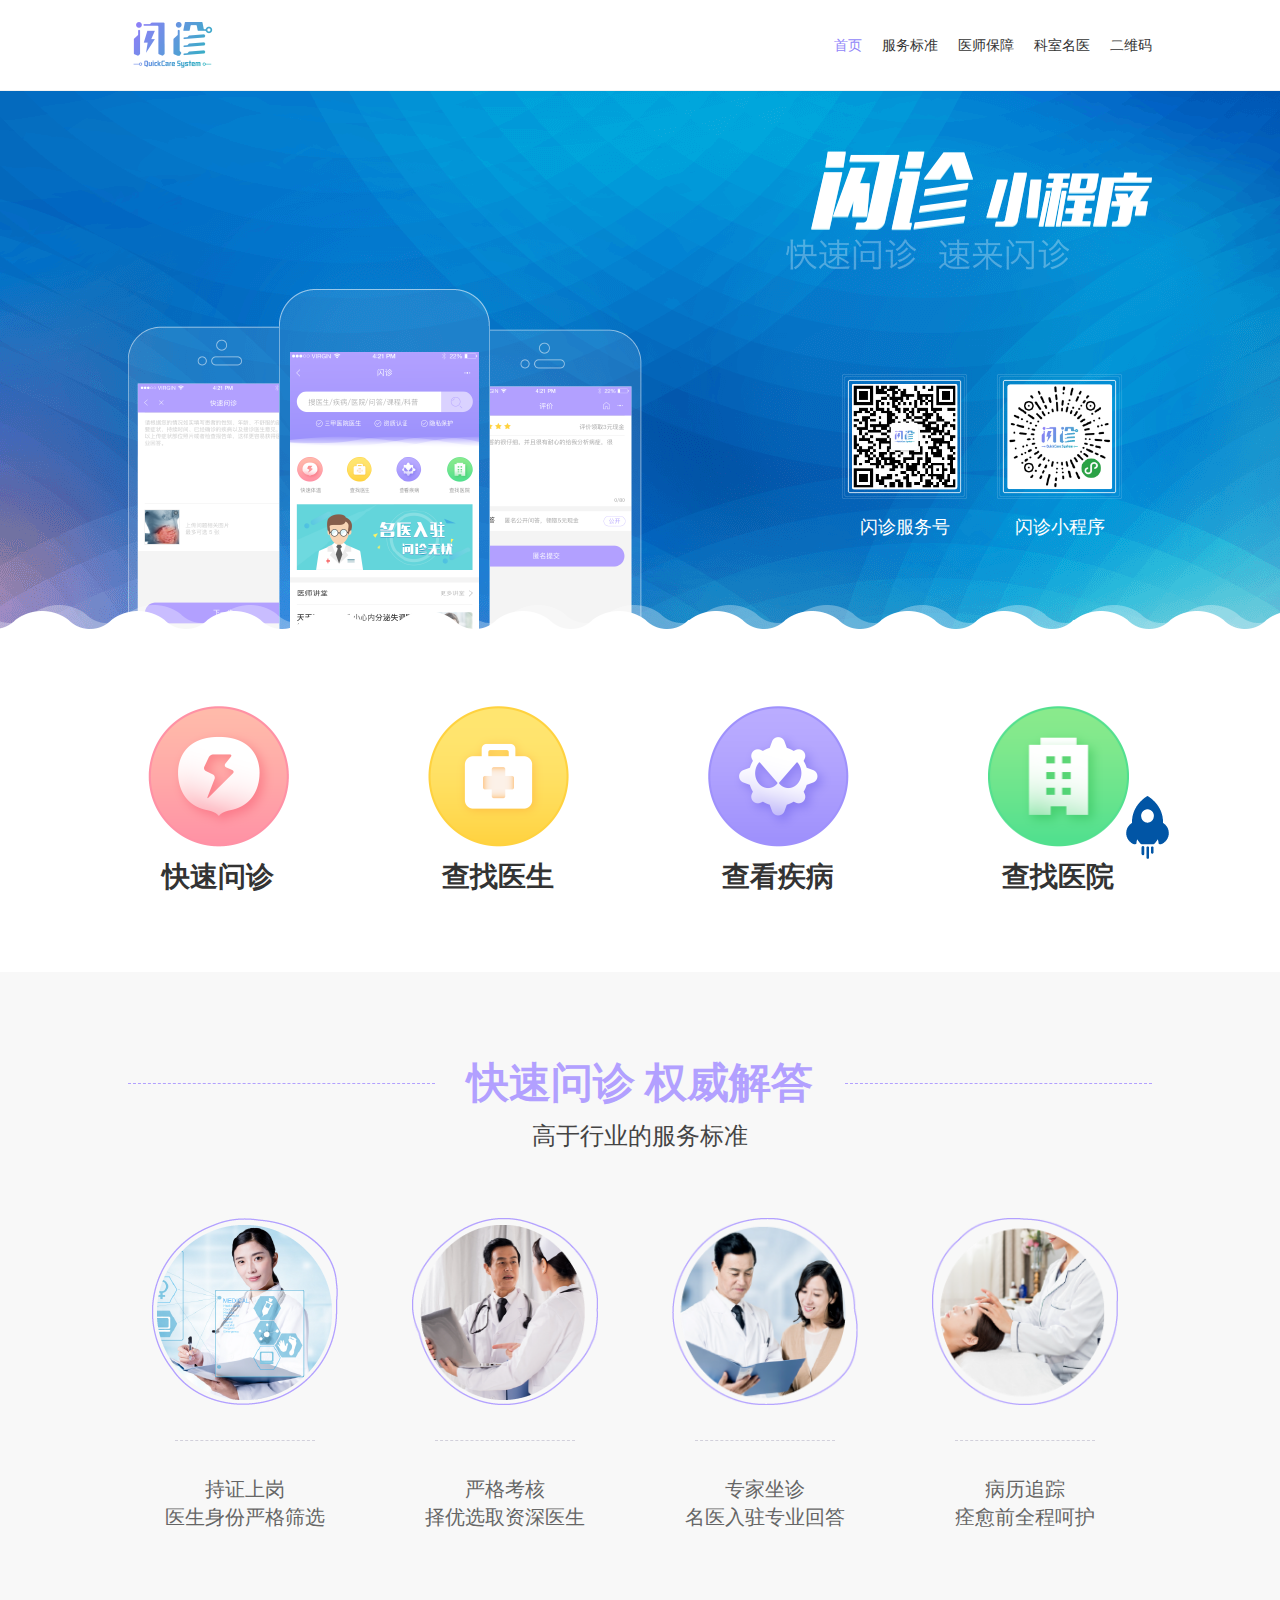
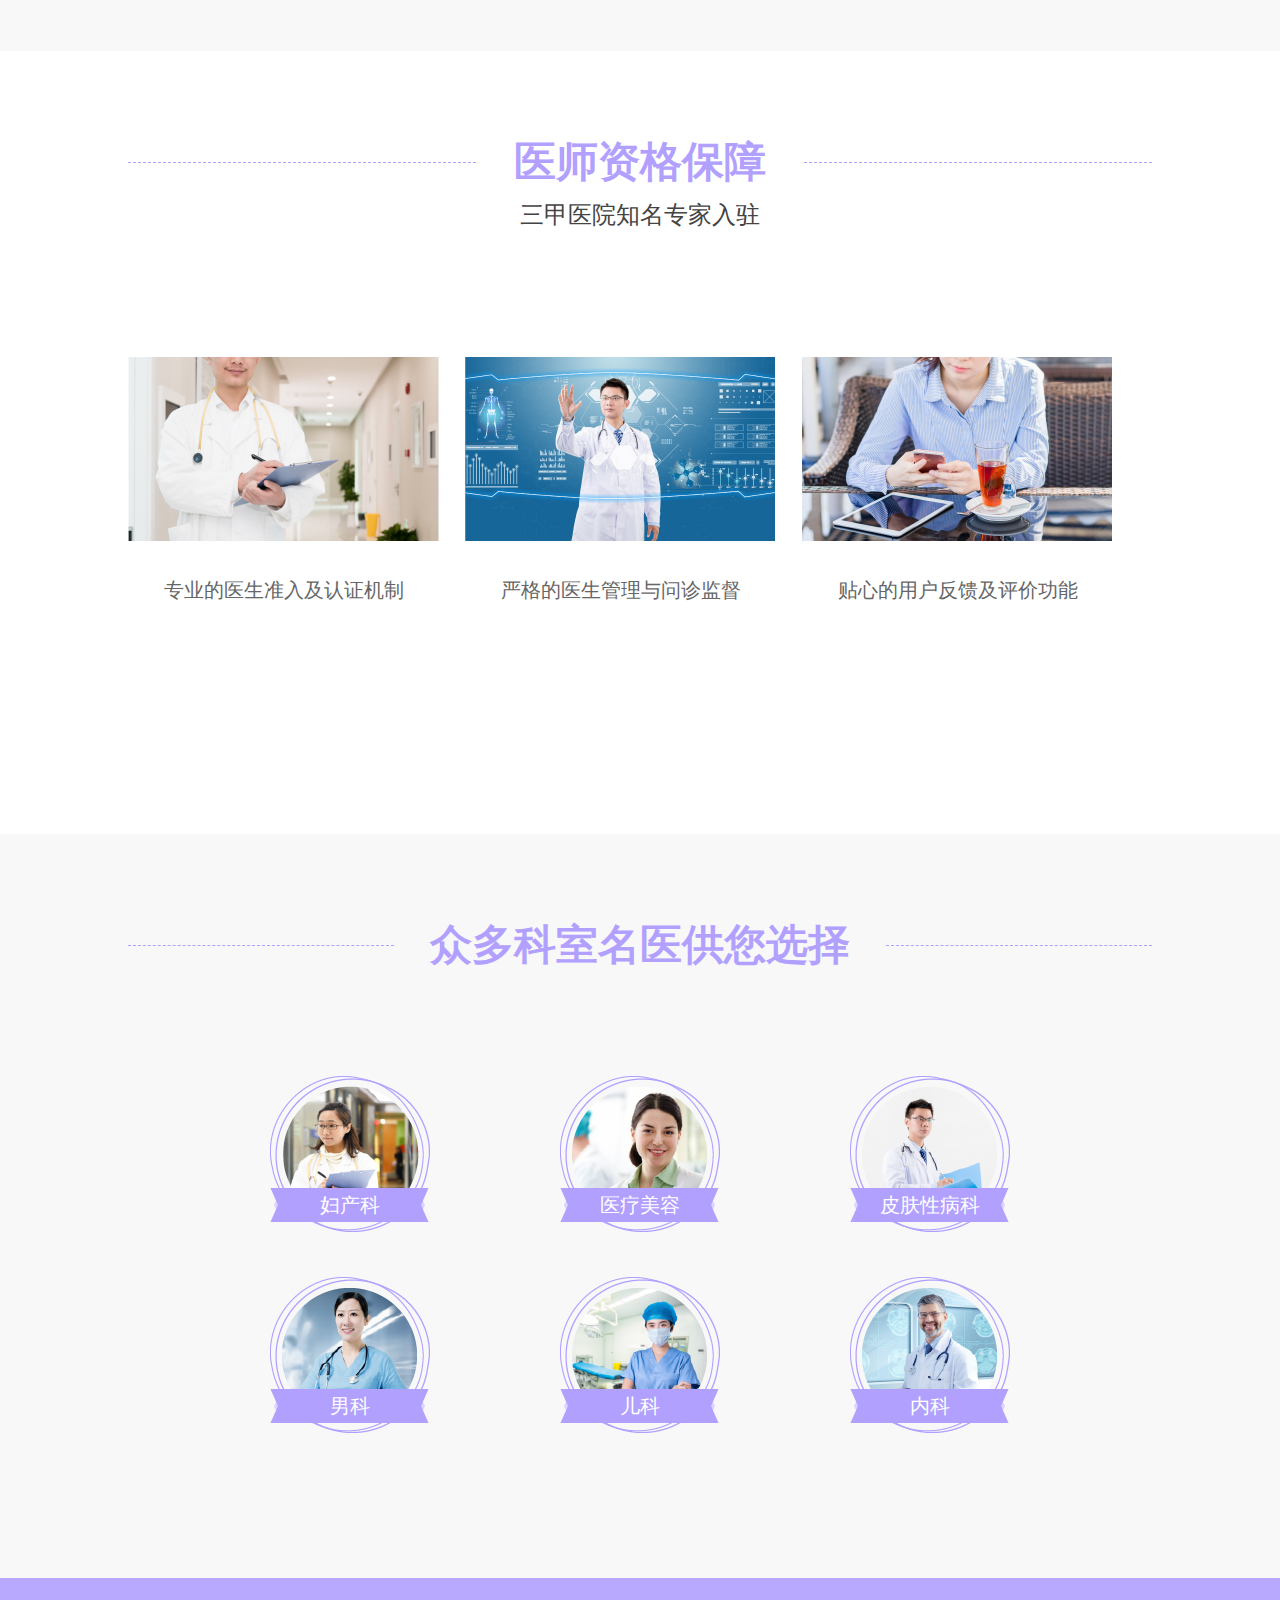
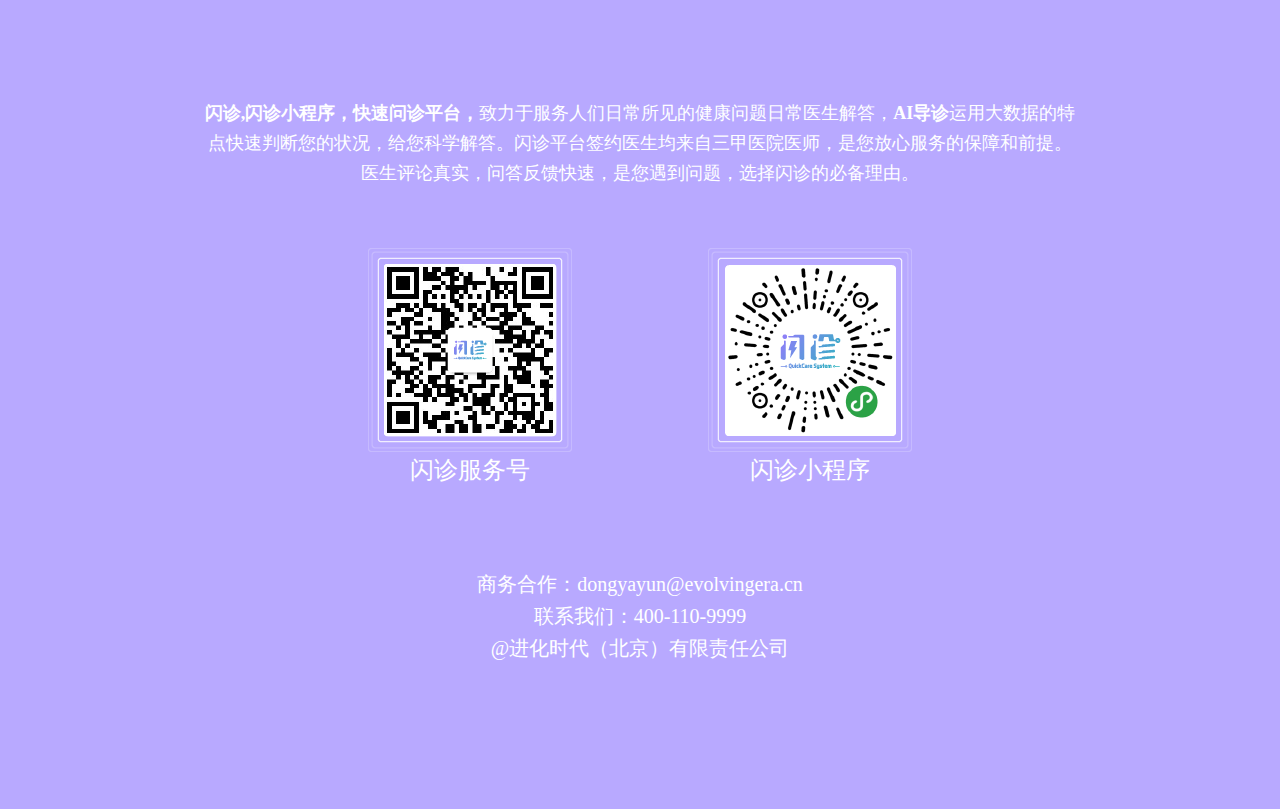
<file: shanzhenpc/index.html>
<!DOCTYPE html>
<html lang="en">
<head>
    <meta charset="UTF-8">
    <title>闪诊_闪诊小程序_快速问诊AI辅助服务平台</title>
    <meta name="keywords" content="闪诊,闪诊小程序,问诊,找医生问诊">
    <meta name="description" content="闪诊,最专业的AI辅助医疗平台,快速找医生,在线问医生,约靠谱医生,上闪诊">
    <link rel="SHORTCUT ICON" href="images/logo.png">
    <link rel="stylesheet" href="css/index.css">
    <link rel="stylesheet" href="css/public.css">
</head>
<script>
    var _hmt = _hmt || [];
    (function() {
        var hm = document.createElement("script");
        hm.src = "https://hm.baidu.com/hm.js?c4719048b35477f4d851a2d8d367dcb3";
        var s = document.getElementsByTagName("script")[0];
        s.parentNode.insertBefore(hm, s);
    })();
</script>
<body>
<ul class="dd-list" id="positionNav"><li class="on"></li><li></li><li></li><li></li><li></li></ul>
<div class="goTop" id="goTop"></div>
<div class="nav" id="header">
    <div class="set-w">
        <img class="fl logo" src="images/logo_index.png" alt="闪诊" title="闪诊">
        <ul class="nav-list fr" id="nav_list">
            <li class="on"><a href="#banner" name="banner">首页</a></li>
            <li><a href="#server" name="server">服务标准</a></li>
            <li><a href="#doctor" name="doctor">医师保障</a></li>
            <li><a href="#office" name="office">科室名医</a></li>
            <li><a href="#code" name="code">二维码</a></li>
        </ul>
    </div>
</div>
<div class="wrap" id="content_box">
    <div class="main" id="banner">
        <div class="banner b1">
            <div class="bo1"></div>
            <div class="bo2"></div>
            <div class="set-w banner-w">
                <img class="phone-bg" src="images/phone-bg.png" alt="闪诊小程序" title="闪诊小程序">
                <img class="logo-banner" src="images/ban-sz.png" alt="闪诊小程序" title="闪诊小程序">
                <div class="sercer clearfix">
                    <p class="fl sercer-pic">
                        <img src="images/bottom_shanzhen_servicenumber-26.png" alt="闪诊服务号" title="闪诊服务号">
                        <span>闪诊服务号</span>
                    </p>
                    <p class="fr sercer-pic">
                        <img src="images/bottom_shanzhen_xiaochengxu-27.png" alt="闪诊小程序" title="闪诊小程序">
                        <span>闪诊小程序</span>
                    </p>
                </div>
            </div>
        </div>
        <div class="nav-c">
            <div class="set-w">
                <ul class="nav-c-list clearfix">
                    <li><img src="images/kswz.png" alt="快速问诊" title="快速问诊"><h2 class="nav-info">快速问诊</h2></li>
                    <li><img src="images/czys.png" alt="查找医生" title="查找医生"><h2 class="nav-info">查找医生</h2></li>
                    <li><img src="images/ckjb.png" alt="查看疾病" title="查看疾病"><h2 class="nav-info">查看疾病</h2></li>
                    <li><img src="images/czyy.png" alt="查找医院" title="查找医院"><h2 class="nav-info">查找医院</h2></li>
                </ul>
            </div>
        </div>
    </div>
    <div class="content-ask main" id="server">
        <div class="set-w">
            <h2 class="title-info">快速问诊 权威解答</h2>
            <p class="ask-text">高于行业的服务标准</p>
            <ul class="clearfix ask-list">
                <li>
                    <img src="images/service_1.png" alt="闪诊小程序" title="闪诊小程序">
                    <p class="ask-info"><span>持证上岗</span><span>医生身份严格筛选</span></p>
                </li>
                <li>
                    <img src="images/service_2.png" alt="闪诊小程序" title="闪诊小程序">
                    <p class="ask-info"><span>严格考核</span><span>择优选取资深医生</span></p>
                </li>
                <li>
                    <img src="images/service_3.png" alt="闪诊小程序" title="闪诊小程序">
                    <p class="ask-info"><span>专家坐诊</span><span>名医入驻专业回答</span></p>
                </li>
                <li>
                    <img src="images/service_4.png" alt="闪诊小程序" title="闪诊小程序">
                    <p class="ask-info"><span>病历追踪</span><span>痊愈前全程呵护</span></p>
                </li>
            </ul>
        </div>
    </div>
    <div class="content-doc main" id="doctor">
        <div class="set-w">
            <h2 class="title-info doc-title-info">医师资格保障</h2>
            <p class="ask-text">三甲医院知名专家入驻</p>
            <ul class="content-doc-list clearfix">
                <li><img src="images/doc_pic1.png" alt="闪诊小程序" title="闪诊小程序"><p>专业的医生准入及认证机制</p></li>
                <li><img src="images/doc_pic2.png" alt="闪诊小程序" title="闪诊小程序"><p>严格的医生管理与问诊监督</p></li>
                <li><img src="images/doc_pic3.png" alt="闪诊小程序" title="闪诊小程序"><p>贴心的用户反馈及评价功能</p></li>
            </ul>
        </div>
    </div>
    <div class="content-ask main" id="office">
        <div class="set-w">
            <h2 class="title-info office-title-info">众多科室名医供您选择</h2>
            <ul class="office-list clearfix">
                <li>
                    <img src="images/doctor_1.png" alt="妇产科" title="妇产科">
                    <p class="position-box">妇产科</p>
                </li>
                <li>
                    <img src="images/doctor_2.png" alt="医疗美容" title="医疗美容">
                    <p class="position-box">医疗美容</p>
                </li>
                <li>
                    <img src="images/doctor_3.png" alt="皮肤性病科" title="皮肤性病科">
                    <p class="position-box">皮肤性病科</p>
                </li>
                <li>
                    <img src="images/doctor_4.png" alt="男科" title="男科">
                    <p class="position-box">男科</p>
                </li>
                <li>
                    <img src="images/doctor_5.png" alt="儿科" title="儿科">
                    <p class="position-box">儿科</p>
                </li>
                <li>
                    <img src="images/doctor_6.png" alt="内科" title="内科">
                    <p class="position-box">内科</p>
                </li>
            </ul>
        </div>
    </div>
    <div class="footer main" id="code">
        <p class="foot_text"><b>闪诊,闪诊小程序，快速问诊平台，</b>致力于服务人们日常所见的健康问题日常医生解答，<b>AI导诊</b>运用大数据的特点快速判断您的状况，给您科学解答。闪诊平台签约医生均来自三甲医院医师，是您放心服务的保障和前提。医生评论真实，问答反馈快速，是您遇到问题，选择闪诊的必备理由。</p>
        <div class="set-w clearfix">
            <div class="fl foot-pic foot-pic-l">
                <img src="images/bottom_shanzhen_servicenumber-26.png" alt="闪诊小程序" title="闪诊小程序">
                <p>闪诊服务号</p>
            </div>
            <div class="fr foot-pic foot-pic-r">
                <img src="images/bottom_shanzhen_xiaochengxu-27.png" alt="闪诊小程序" title="闪诊小程序">
                <p>闪诊小程序</p>
            </div>
            <div class="copyright">
                <p>商务合作：dongyayun@evolvingera.cn</p>
                <p>联系我们：400-110-9999</p>
                <p>@进化时代（北京）有限责任公司</p>
            </div>
        </div>
    </div>
</div>
</body>
<script src="js/jquery.min.js"></script>
<script>
    var nav = $('#positionNav');//定位导航
    var navLi = nav.find('li');//导航
    var content = $('#content_box .main');//楼层内容
    var oTop = $('#goTop');
    var nav_list = $('#nav_list');
    nav.fadeOut();
    $(window).scroll(function(){
        var winH = $(window).height();//可视窗口高度
        var iTop = $(window).scrollTop();//鼠标滚动的距离
        if(iTop>=$('#header').height()){
            nav.fadeIn();
            oTop.fadeIn();
            //鼠标滑动式改变
            content.each(function(){
                if(winH+iTop - $(this).offset().top > winH/2){
                    navLi.removeClass('on');
                    navLi.eq($(this).index()).addClass('on');
                }
            })
        }else{
            nav.fadeOut();
            oTop.fadeOut();
        }
    });
    //点击top回到顶部
    oTop.click(function(){
        $('body,html').animate({"scrollTop":0},500)
    });
    //点击回到当前楼层
    navLi.click(function(){
        var t = content.eq($(this).index()).offset().top;
        $('body,html').animate({"scrollTop":t},500);
        $(this).addClass('on').siblings().removeClass('on');
    });
    nav_list.click(function(){
        $(this).addClass('on').siblings().removeClass('on');
    })
</script>
</html>
</file>
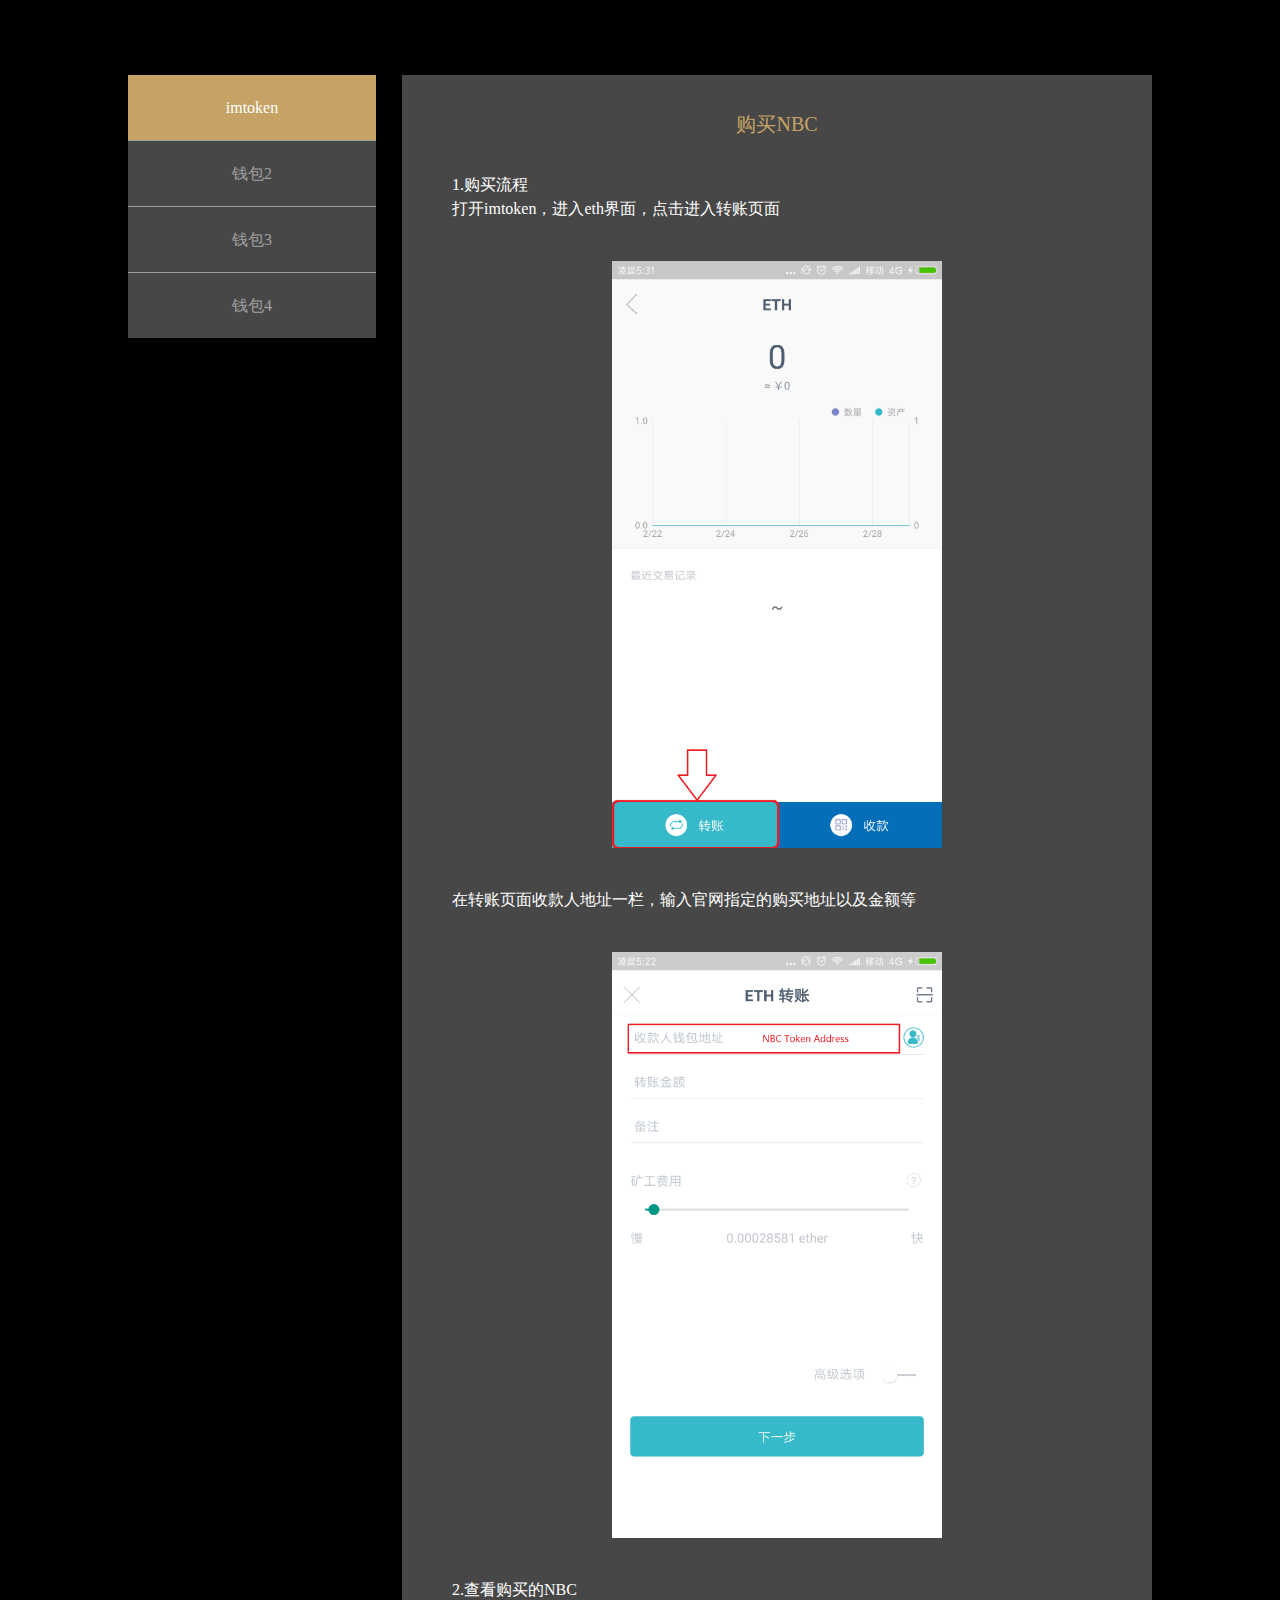
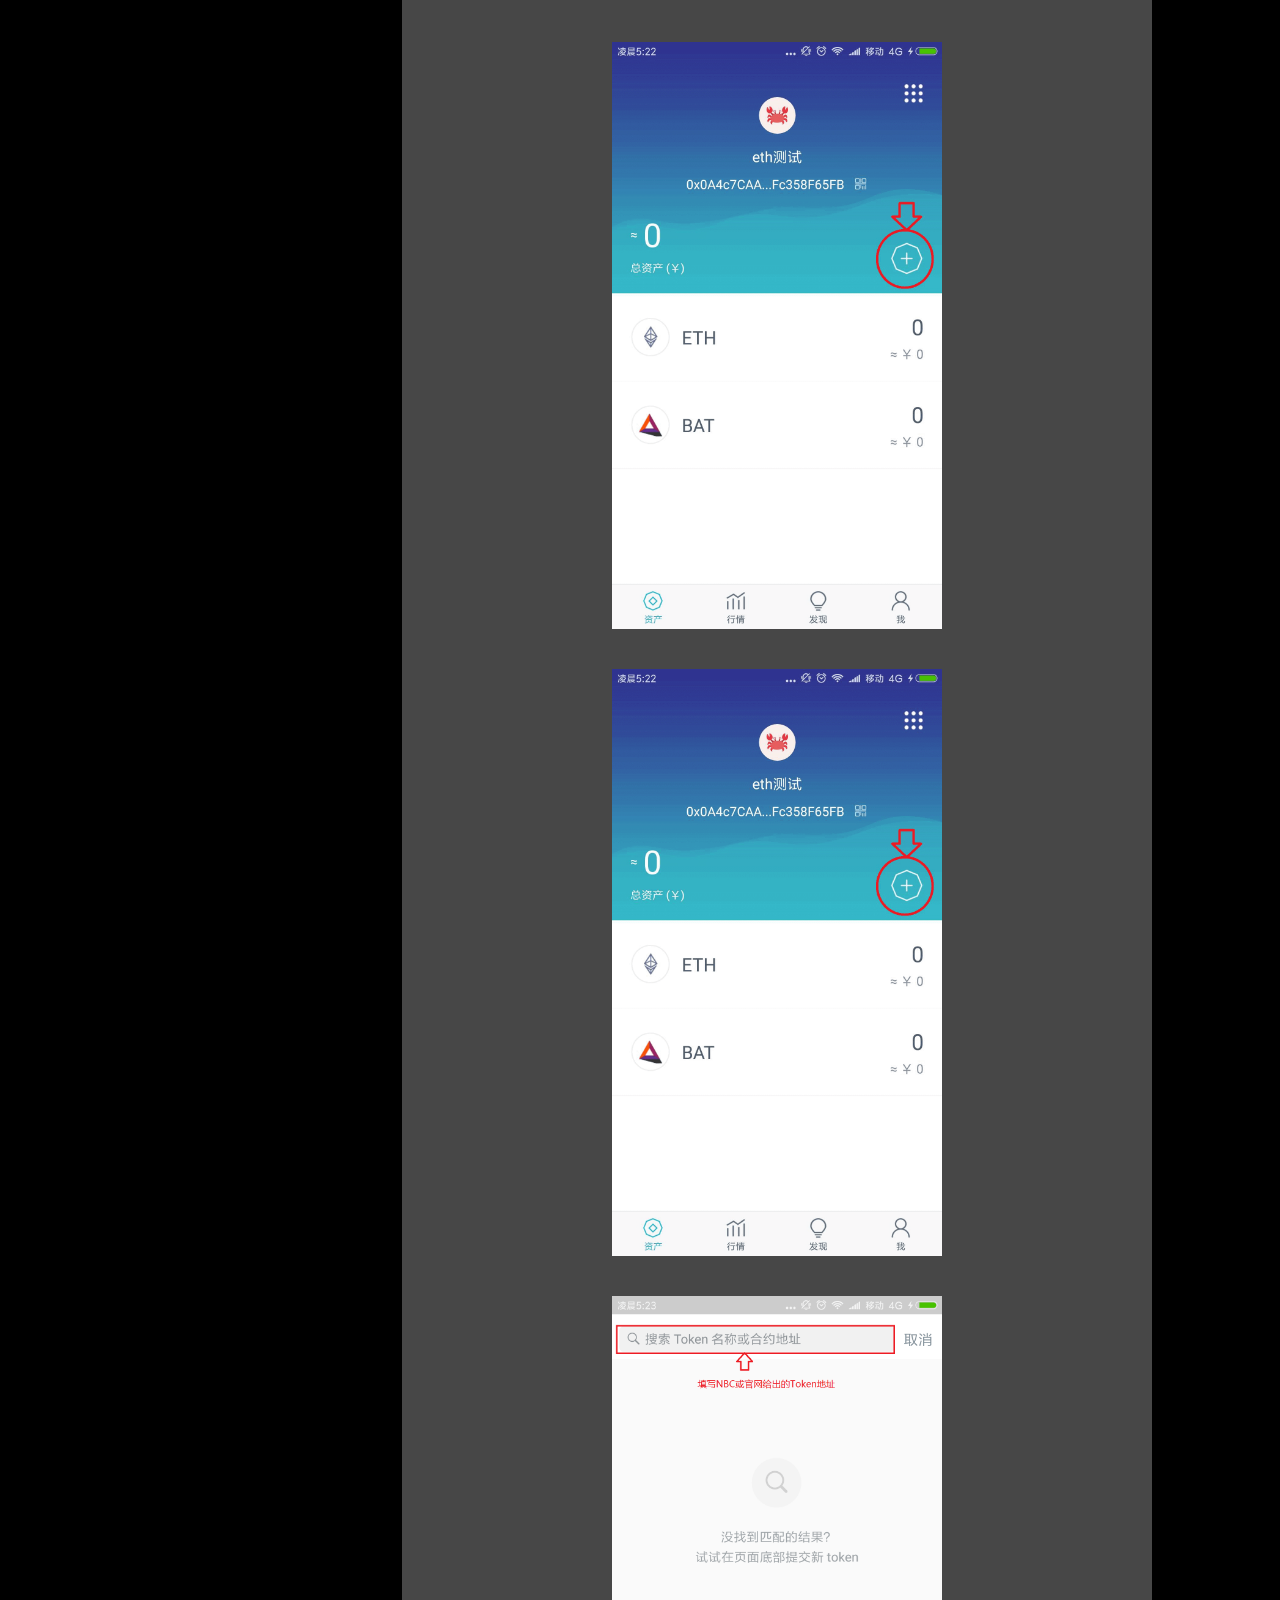
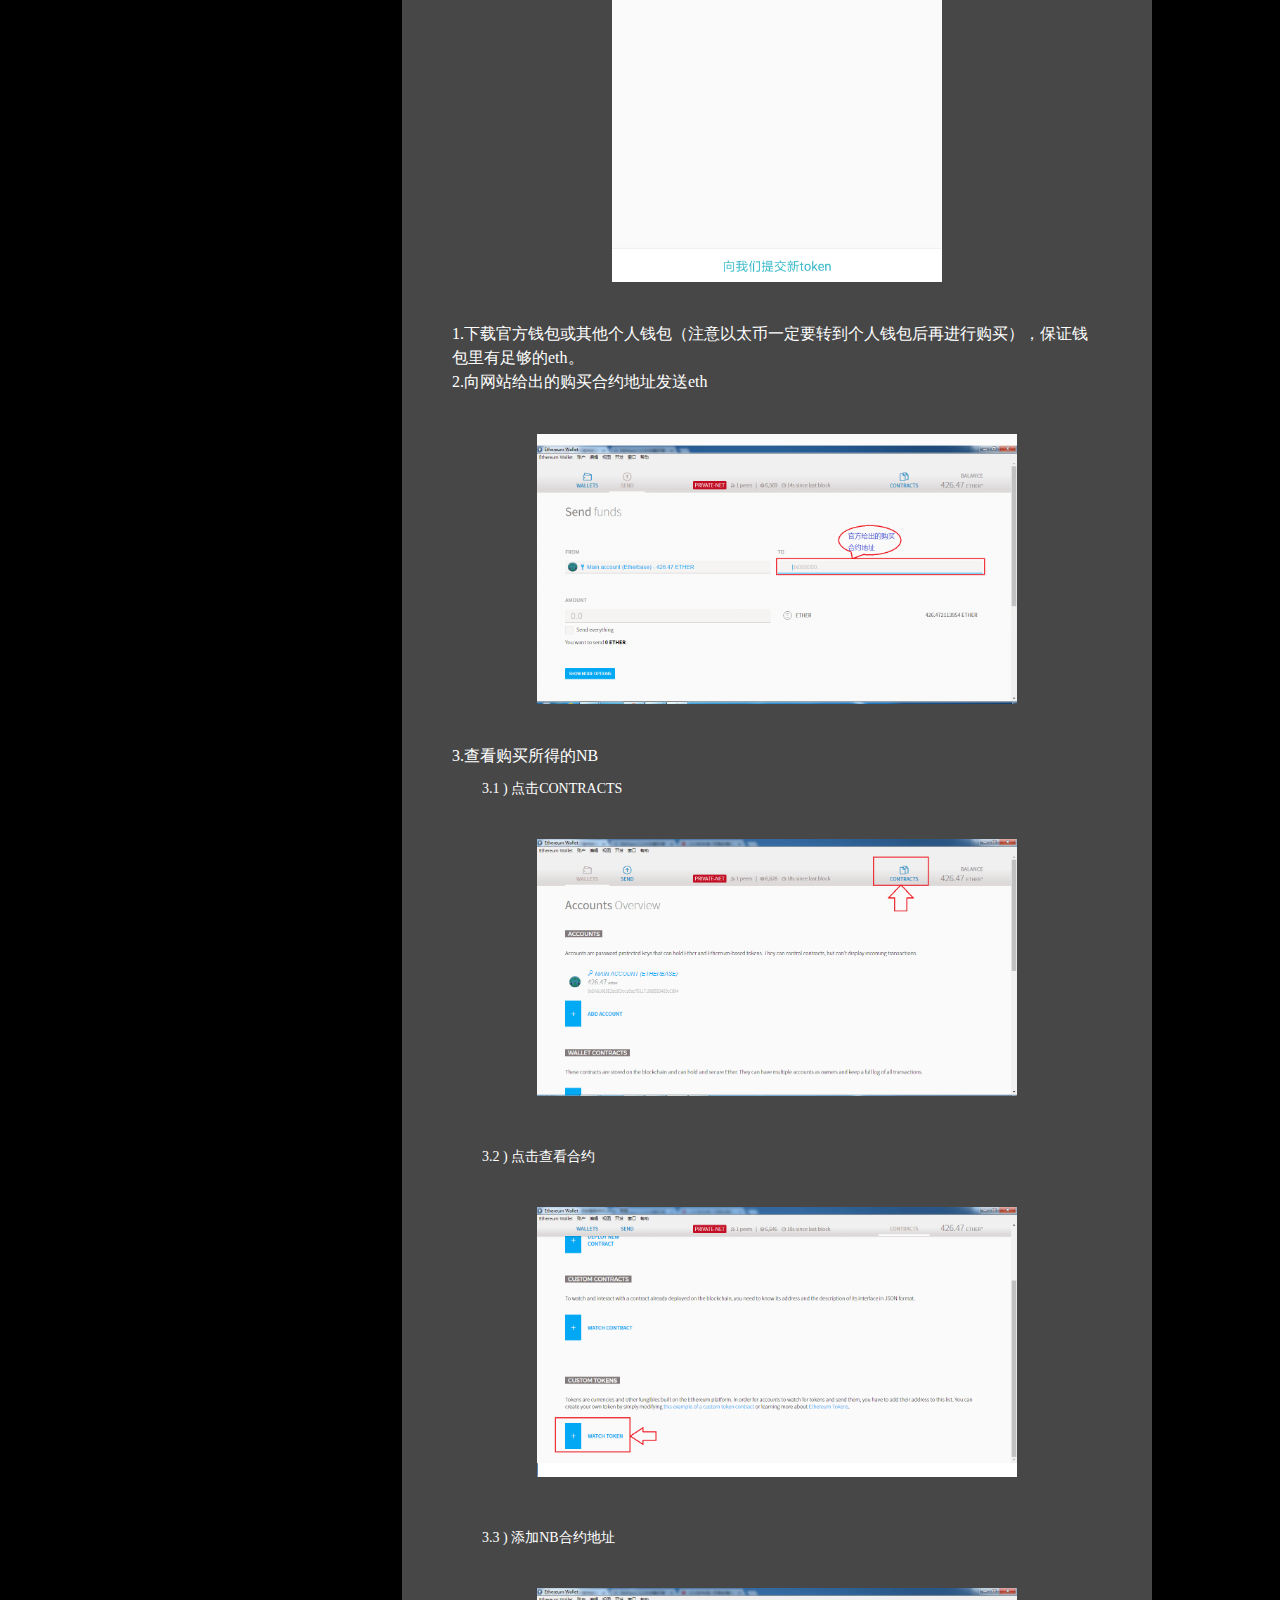
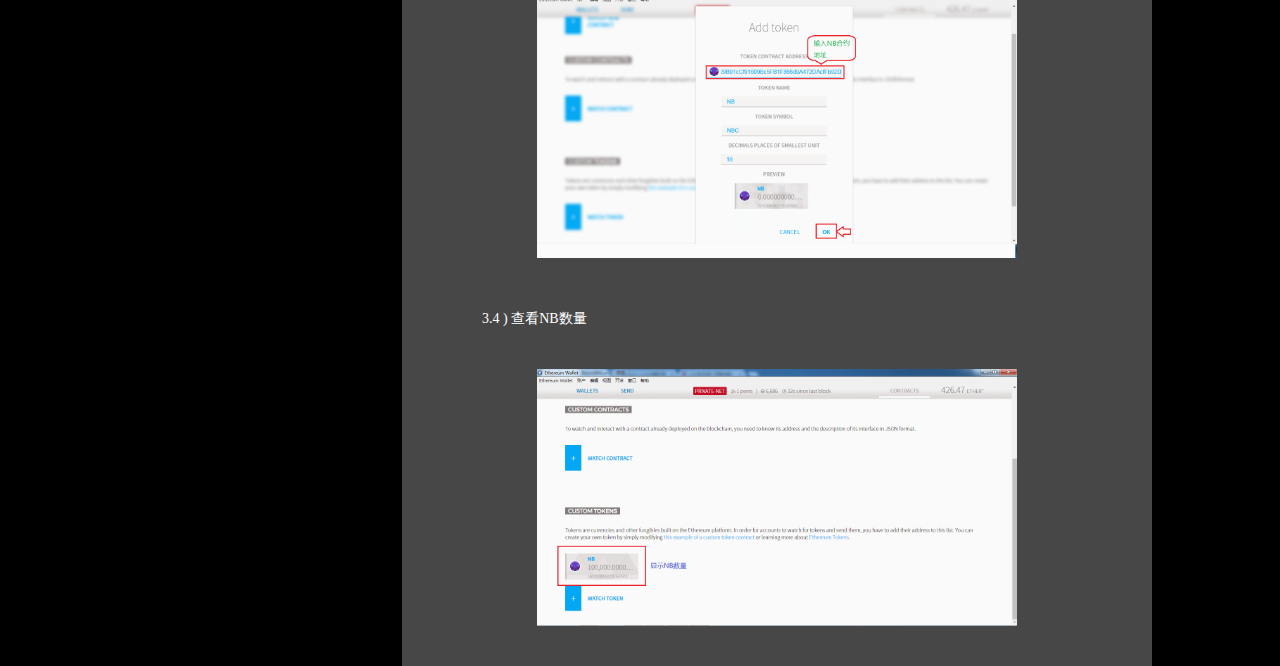
<file: aiSystem/buyC.html>
<!DOCTYPE html>
<html lang="en">
<head>
    <meta charset="UTF-8">
    <title>NB人工智能交易系统</title>
    <meta name="keywords" content="NB，new bloc，，区块链，ico，比特币，以太坊">
    <meta name="description" content="New Bloc 是全球第一个交易数字资产的系统">
    <link rel="SHORTCUT ICON" href="ai.ico">
    <link rel="stylesheet" href="css/index.css">
    <link rel="stylesheet" href="css/public.css">
</head>
<body style="background-color: #000">
<div class="wrap">
    <div class="content">
        <div class="main-l fl">
            <ul class="main-nav" id="mainNav">
                <li class="on"><a href="javascript:void(0)">imtoken</a></li>
                <li><a href="javascript:void(0)">钱包2</a></li>
                <li><a href="javascript:void(0)">钱包3</a></li>
                <li><a href="javascript:void(0)">钱包4</a></li>
            </ul>
        </div>
        <div class="main-r fr">
            <div class="tab-main" style="display: block">
                <h3 class="buy-tab-title">购买NBC</h3>
                <p class="buy-tab-info">1.购买流程</p>
                <p class="buy-tab-info">打开imtoken，进入eth界面，点击进入转账页面</p>
                <img class="buy-tab-pic" src="images/buy1.png" alt="">
                <p class="buy-tab-info">在转账页面收款人地址一栏，输入官网指定的购买地址以及金额等</p>
                <img class="buy-tab-pic"  src="images/buy2.png" alt="">

                <p class="buy-tab-info">2.查看购买的NBC</p>
                <img class="buy-tab-pic" src="images/buy3.png" alt="">
                <img class="buy-tab-pic"  src="images/buy3.png" alt="">
                <img class="buy-tab-pic"  src="images/buy5.png" alt="">

                <p class="buy-tab-info">1.下载官方钱包或其他个人钱包（注意以太币一定要转到个人钱包后再进行购买），保证钱包里有足够的eth。</p>
                <p class="buy-tab-info">2.向网站给出的购买合约地址发送eth</p>
                <img class="buy-tab-pic2" src="images/buy6.png" alt="">
                <p class="buy-tab-info">3.查看购买所得的NB</p>
                <p class="buy-tab-info buy-tab-info2">3.1 ) 点击CONTRACTS</p>
                <img class="buy-tab-pic2" src="images/buy7.png" alt="">
                <p class="buy-tab-info buy-tab-info2">3.2 ) 点击查看合约</p>
                <img class="buy-tab-pic2" src="images/buy8.png" alt="">
                <p class="buy-tab-info buy-tab-info2">3.3 ) 添加NB合约地址</p>
                <img class="buy-tab-pic2" src="images/buy9.png" alt="">
                <p class="buy-tab-info buy-tab-info2">3.4 ) 查看NB数量</p>
                <img class="buy-tab-pic2" src="images/buy10.png" alt="">
            </div>
            <!--<div class="tab-main">2</div>-->
            <!--<div class="tab-main">3</div>-->
            <!--<div class="tab-main">4</div>-->
        </div>
    </div>
</div>
<div id="goTop" class="goTop"><img src="images/top.png"  alt=""></div>
</body>
<script src="js/jquery.min.js"></script>
<script src="js/test.js"></script>
<script src="js/english.js"></script>
<script src="js/chinese.js"></script>
<script src="js/japanese.js"></script>
<script src="js/korean.js"></script>
<script>
    var oTop = $('#goTop');
    var nav_list = $('#nav_list li');
    oTop.fadeOut();
    //    $('.wrap').hide();
    window.onload = function(){
//        console.log($("#productLHeight").height());
        $('.buy-text-c').show();
        $('.buy-text-e').hide();
        var img=new Image();
        img.src='images/page_bg.png';
        if(img.width==0){
            console.log('网络不好！')
        }
    };
    $(window).scroll(function(){
        var iTop = $(window).scrollTop();//鼠标滚动的距离
        if(iTop>=$('#page2').height()){
            oTop.fadeIn();
        }else{
            oTop.fadeOut();
        }
    });
    oTop.click(function(){
        $('body,html').animate({"scrollTop":0},500)
    });
    //    nav_list.click(function(){
    //        $(this).addClass('on').siblings().removeClass('on');
    //    })
//    $("#mainNav li").click(function(){
//        var _index = $(this).index();
//        $(this).addClass('on').siblings().removeClass('on');
//        $('.tab-main').hide().eq(_index).show();
//    })
</script>
</html>
</file>
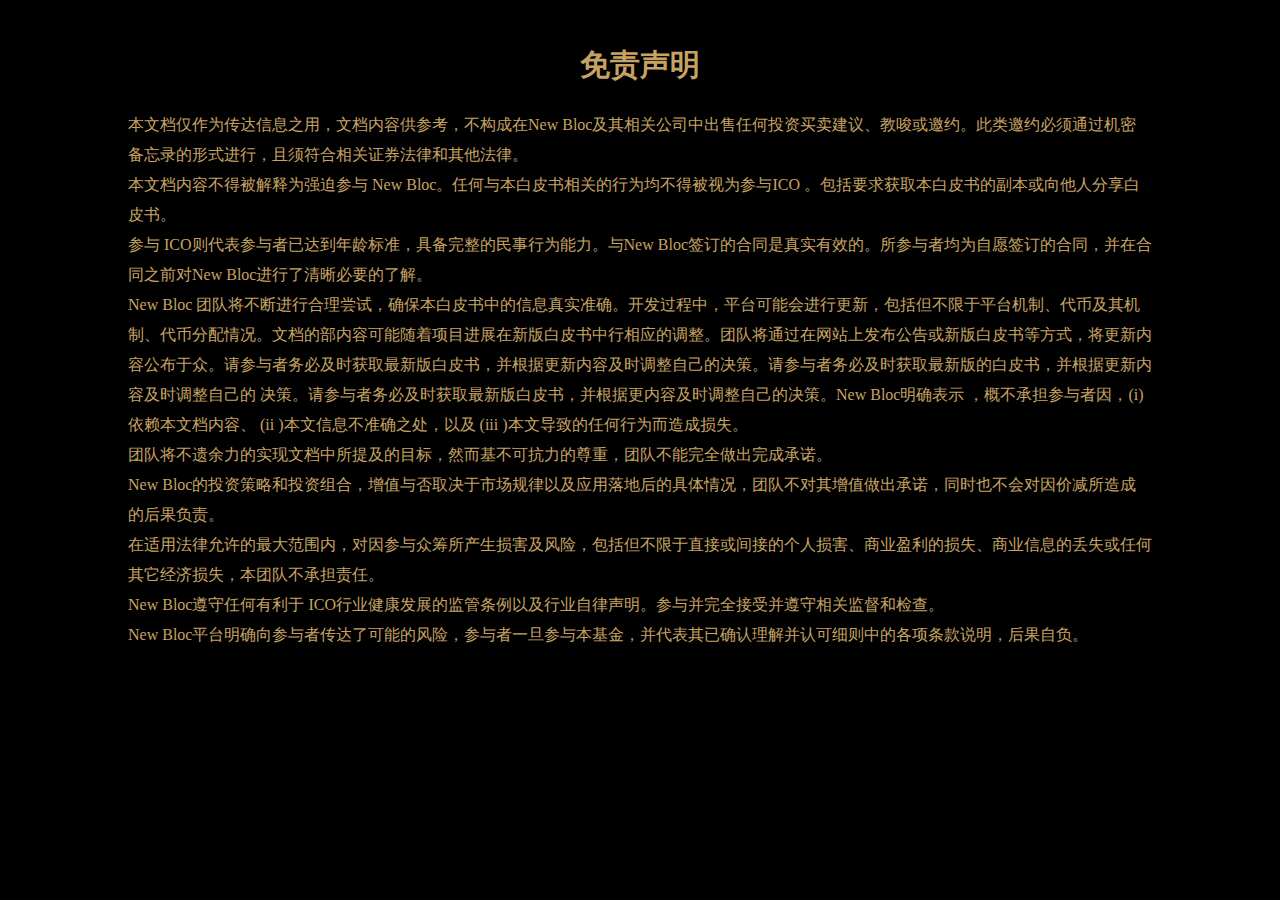
<file: aiSystem/statement.html>
<!DOCTYPE html>
<html lang="en">
<head>
    <meta charset="UTF-8">
    <title>免责声明</title>
    <meta name="keywords" content="NB，new bloc，人工智能，区块链，ico，比特币，以太坊">
    <meta name="description" content="New Bloc 是全球第一个人工智能交易数字资产的系统">
    <link rel="SHORTCUT ICON" href="ai.ico">
    <link rel="stylesheet" href="css/index.css">
    <link rel="stylesheet" href="css/public.css">
    <script src="js/jquery.min.js"></script>
    <script src="js/test.js"></script>
</head>
<body>
    <h3 class="state-title statement">免责声明</h3>
    <p class="state-info statement">本文档仅作为传达信息之用，文档内容供参考，不构成在New Bloc及其相关公司中出售任何投资买卖建议、教唆或邀约。此类邀约必须通过机密备忘录的形式进行，且须符合相关证券法律和其他法律。</p>
    <p class="state-info statement">本文档内容不得被解释为强迫参与 New Bloc。任何与本白皮书相关的行为均不得被视为参与ICO 。包括要求获取本白皮书的副本或向他人分享白皮书。</p>
    <p class="state-info statement">参与 ICO则代表参与者已达到年龄标准，具备完整的民事行为能力。与New Bloc签订的合同是真实有效的。所参与者均为自愿签订的合同，并在合同之前对New Bloc进行了清晰必要的了解。</p>
    <p class="state-info statement">New Bloc 团队将不断进行合理尝试，确保本白皮书中的信息真实准确。开发过程中，平台可能会进行更新，包括但不限于平台机制、代币及其机制、代币分配情况。文档的部内容可能随着项目进展在新版白皮书中行相应的调整。团队将通过在网站上发布公告或新版白皮书等方式，将更新内容公布于众。请参与者务必及时获取最新版白皮书，并根据更新内容及时调整自己的决策。请参与者务必及时获取最新版的白皮书，并根据更新内容及时调整自己的 决策。请参与者务必及时获取最新版白皮书，并根据更内容及时调整自己的决策。New Bloc明确表示 ，概不承担参与者因，(i)依赖本文档内容、 (ii )本文信息不准确之处，以及 (iii )本文导致的任何行为而造成损失。</p>
    <p class="state-info statement">团队将不遗余力的实现文档中所提及的目标，然而基不可抗力的尊重，团队不能完全做出完成承诺。</p>
    <p class="state-info statement">New Bloc的投资策略和投资组合，增值与否取决于市场规律以及应用落地后的具体情况，团队不对其增值做出承诺，同时也不会对因价减所造成的后果负责。</p>
    <p class="state-info statement">在适用法律允许的最大范围内，对因参与众筹所产生损害及风险，包括但不限于直接或间接的个人损害、商业盈利的损失、商业信息的丢失或任何其它经济损失，本团队不承担责任。</p>
    <p class="state-info statement">New Bloc遵守任何有利于 ICO行业健康发展的监管条例以及行业自律声明。参与并完全接受并遵守相关监督和检查。</p>
    <p class="state-info statement">New Bloc平台明确向参与者传达了可能的风险，参与者一旦参与本基金，并代表其已确认理解并认可细则中的各项条款说明，后果自负。</p>
</body>
</html>
</file>
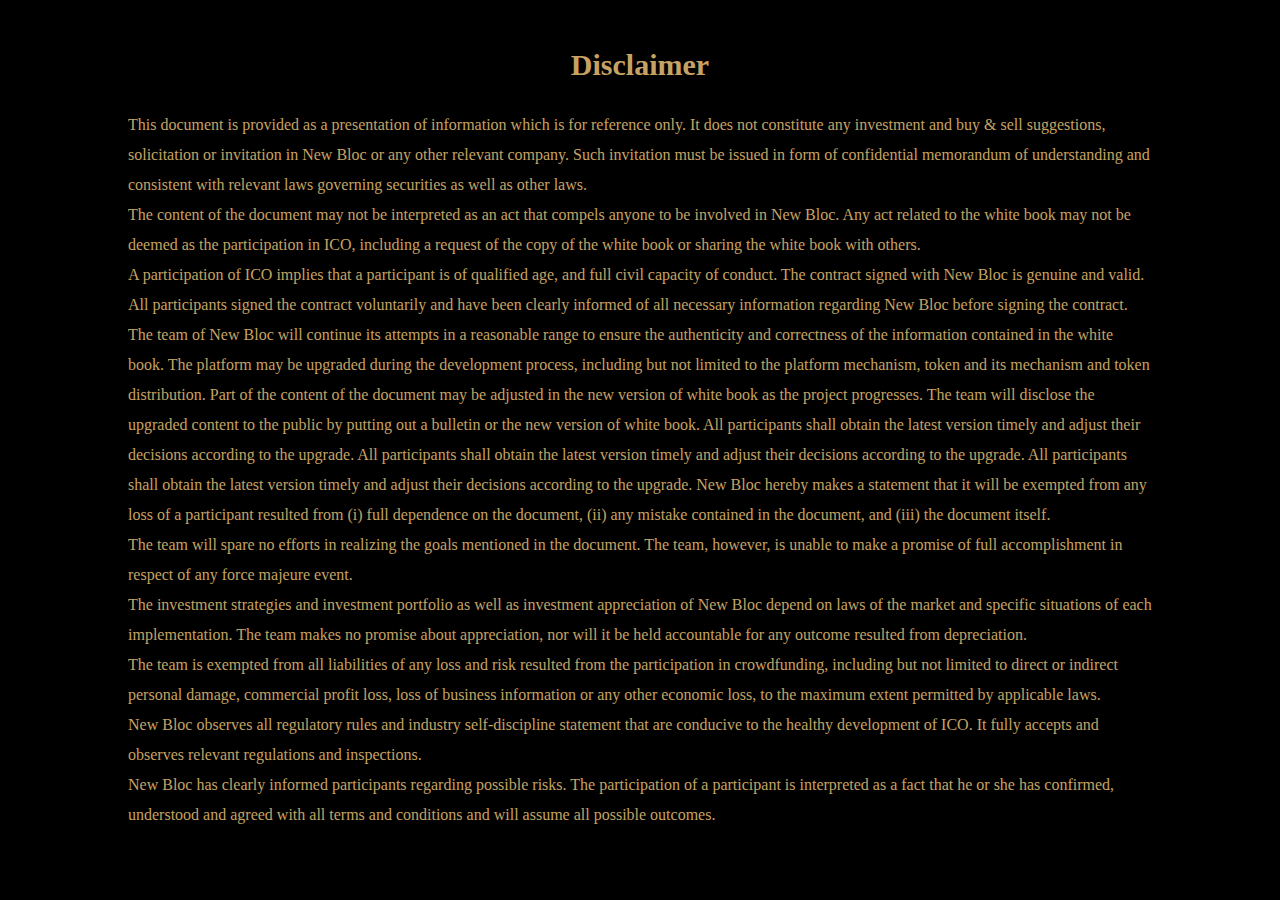
<file: aiSystem/statement2.html>
<!DOCTYPE html>
<html lang="en">
<head>
    <meta charset="UTF-8">
    <title>Disclaimer</title>
    <meta name="keywords" content="NB，New bloc，Artificial intelligence, Blockchain,Ico， Bitcoin, Ethereum">
    <meta name="description" content="The New Bloc is the world's first system to trade digital assets.">
    <link rel="SHORTCUT ICON" href="ai.ico">
    <link rel="stylesheet" href="css/index.css">
    <link rel="stylesheet" href="css/public.css">
    <script src="js/jquery.min.js"></script>
    <script src="js/test.js"></script>
</head>
<body>
    <h3 class="state-title statement">Disclaimer</h3>
    <p class="state-info statement">This document is provided as a presentation of information which is for reference only. It does not constitute any investment and buy & sell suggestions, solicitation or invitation in New Bloc or any other relevant company. Such invitation must be issued in form of confidential memorandum of understanding and consistent with relevant laws governing securities as well as other laws.</p>
    <p class="state-info statement">The content of the document may not be interpreted as an act that compels anyone to be involved in New Bloc. Any act related to the white book may not be deemed as the participation in ICO, including a request of the copy of the white book or sharing the white book with others.</p>
    <p class="state-info statement">A participation of ICO implies that a participant is of qualified age, and full civil capacity of conduct. The contract signed with New Bloc is genuine and valid. All participants signed the contract voluntarily and have been clearly informed of all necessary information regarding New Bloc before signing the contract.</p>

    <p class="state-info statement">The team of New Bloc will continue its attempts in a reasonable range to ensure the authenticity and correctness of the information contained in the white book. The platform may be upgraded during the development process, including but not limited to the platform mechanism, token and its mechanism and token distribution. Part of the content of the document may be adjusted in the new version of white book as the project progresses. The team will disclose the upgraded content to the public by putting out a bulletin or the new version of white book. All participants shall obtain the latest version timely and adjust their decisions according to the upgrade. All participants shall obtain the latest version timely and adjust their decisions according to the upgrade. All participants shall obtain the latest version timely and adjust their decisions according to the upgrade. New Bloc hereby makes a statement that it will be exempted from any loss of a participant resulted from (i) full dependence on the document, (ii) any mistake contained in the document, and (iii) the document itself.</p>

    <p class="state-info statement">The team will spare no efforts in realizing the goals mentioned in the document. The team, however, is unable to make a promise of full accomplishment in respect of any force majeure event.</p>

    <p class="state-info statement">The investment strategies and investment portfolio as well as investment appreciation of New Bloc depend on laws of the market and specific situations of each implementation. The team makes no promise about appreciation, nor will it be held accountable for any outcome resulted from depreciation.</p>

    <p class="state-info statement">The team is exempted from all liabilities of any loss and risk resulted from the participation in crowdfunding, including but not limited to direct or indirect personal damage, commercial profit loss, loss of business information or any other economic loss, to the maximum extent permitted by applicable laws.</p>

    <p class="state-info statement">New Bloc observes all regulatory rules and industry self-discipline statement that are conducive to the healthy development of ICO. It fully accepts and observes relevant regulations and inspections.</p>

    <p class="state-info statement">New Bloc has clearly informed participants regarding possible risks. The participation of a participant is interpreted as a fact that he or she has confirmed, understood and agreed with all terms and conditions and will assume all possible outcomes.</p>
</body>
</html>
</file>
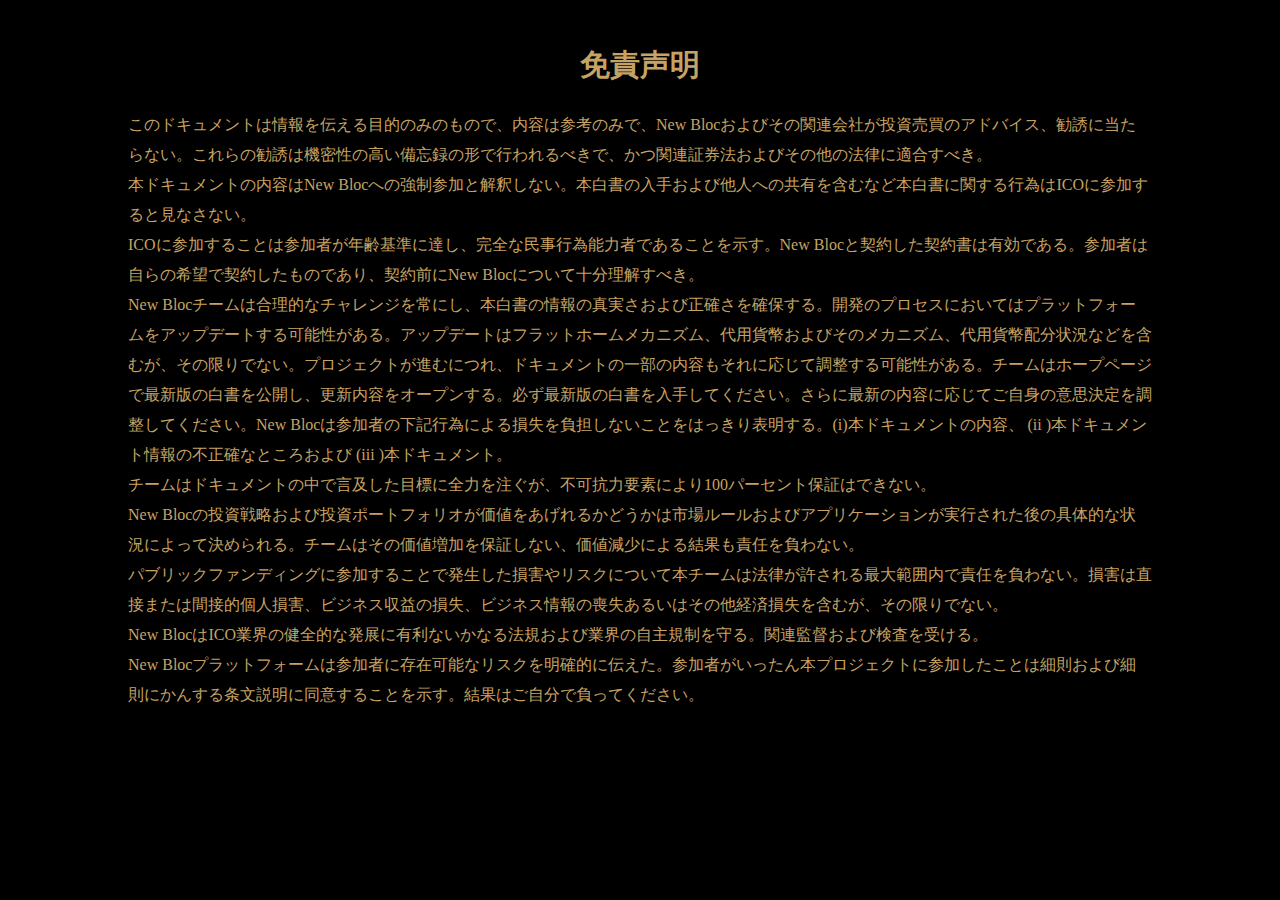
<file: aiSystem/statementj.html>
<!DOCTYPE html>
<html lang="en">
<head>
    <meta charset="UTF-8">
    <title>免责声明</title>
    <meta name="keywords" content="NB，new bloc，人工智能，区块链，ico，比特币，以太坊">
    <meta name="description" content="New Bloc 是全球第一个人工智能交易数字资产的系统">
    <link rel="SHORTCUT ICON" href="ai.ico">
    <link rel="stylesheet" href="css/index.css">
    <link rel="stylesheet" href="css/public.css">
    <script src="js/jquery.min.js"></script>
    <script src="js/test.js"></script>
</head>
<body>
    <h3 class="state-title statement">免責声明</h3>
    <p class="state-info statement">このドキュメントは情報を伝える目的のみのもので、内容は参考のみで、New Blocおよびその関連会社が投資売買のアドバイス、勧誘に当たらない。これらの勧誘は機密性の高い備忘録の形で行われるべきで、かつ関連証券法およびその他の法律に適合すべき。</p>
    <p class="state-info statement">本ドキュメントの内容はNew Blocへの強制参加と解釈しない。本白書の入手および他人への共有を含むなど本白書に関する行為はICOに参加すると見なさない。</p>
    <p class="state-info statement">ICOに参加することは参加者が年齢基準に達し、完全な民事行為能力者であることを示す。New Blocと契約した契約書は有効である。参加者は自らの希望で契約したものであり、契約前にNew Blocについて十分理解すべき。</p>
    <p class="state-info statement">New Blocチームは合理的なチャレンジを常にし、本白書の情報の真実さおよび正確さを確保する。開発のプロセスにおいてはプラットフォームをアップデートする可能性がある。アップデートはフラットホームメカニズム、代用貨幣およびそのメカニズム、代用貨幣配分状況などを含むが、その限りでない。プロジェクトが進むにつれ、ドキュメントの一部の内容もそれに応じて調整する可能性がある。チームはホープページで最新版の白書を公開し、更新内容をオープンする。必ず最新版の白書を入手してください。さらに最新の内容に応じてご自身の意思決定を調整してください。New Blocは参加者の下記行為による損失を負担しないことをはっきり表明する。(i)本ドキュメントの内容、 (ii )本ドキュメント情報の不正確なところおよび (iii )本ドキュメント。</p>
    <p class="state-info statement">チームはドキュメントの中で言及した目標に全力を注ぐが、不可抗力要素により100パーセント保証はできない。</p>
    <p class="state-info statement">New Blocの投資戦略および投資ポートフォリオが価値をあげれるかどうかは市場ルールおよびアプリケーションが実行された後の具体的な状況によって決められる。チームはその価値増加を保証しない、価値減少による結果も責任を負わない。</p>
    <p class="state-info statement">パブリックファンディングに参加することで発生した損害やリスクについて本チームは法律が許される最大範囲内で責任を負わない。損害は直接または間接的個人損害、ビジネス収益の損失、ビジネス情報の喪失あるいはその他経済損失を含むが、その限りでない。</p>
    <p class="state-info statement">New BlocはICO業界の健全的な発展に有利ないかなる法規および業界の自主規制を守る。関連監督および検査を受ける。</p>
    <p class="state-info statement">New Blocプラットフォームは参加者に存在可能なリスクを明確的に伝えた。参加者がいったん本プロジェクトに参加したことは細則および細則にかんする条文説明に同意することを示す。結果はご自分で負ってください。</p>
</body>
</html>
</file>
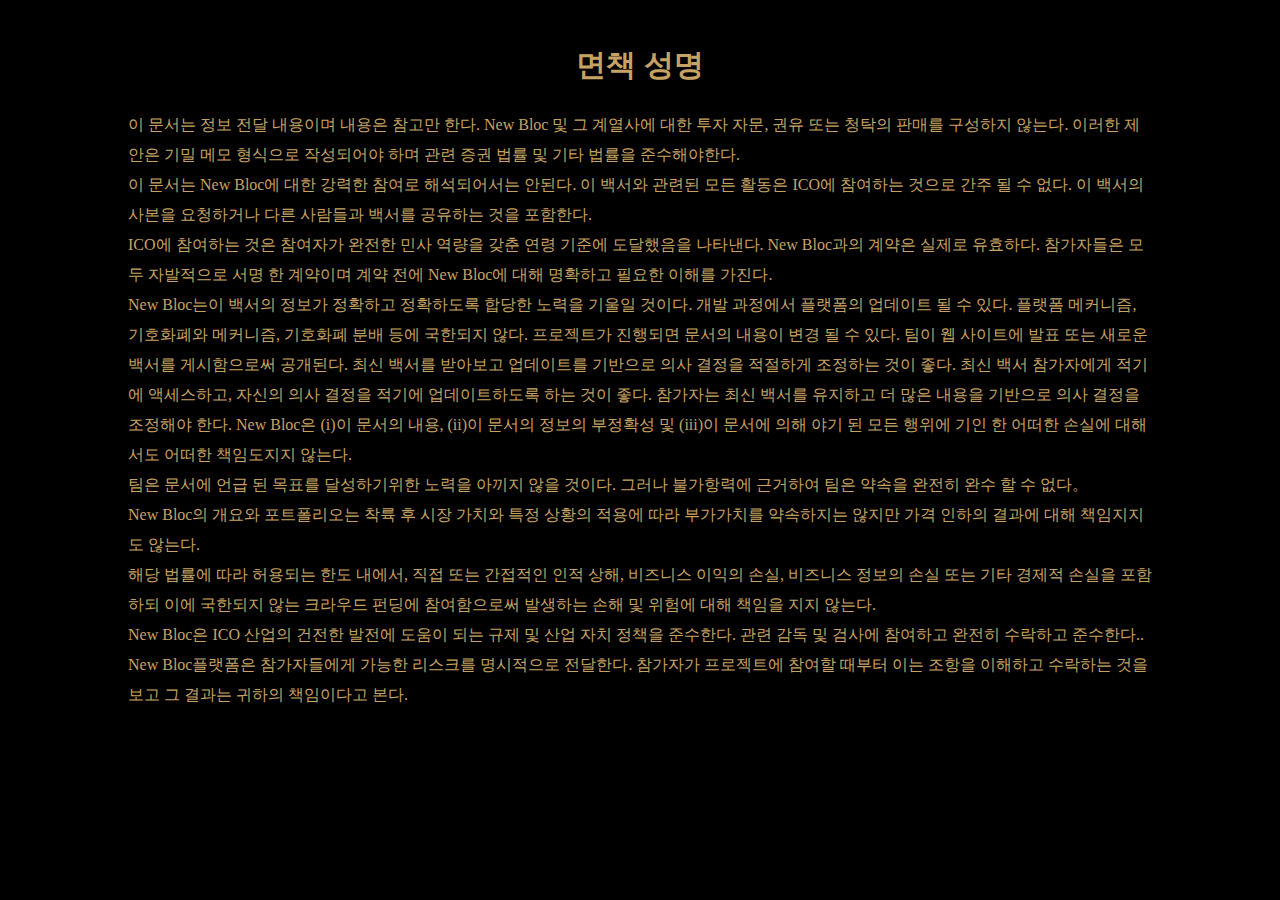
<file: aiSystem/statementk.html>
<!DOCTYPE html>
<html lang="en">
<head>
    <meta charset="UTF-8">
    <title>免责声明</title>
    <meta name="keywords" content="NB，new bloc，人工智能，区块链，ico，比特币，以太坊">
    <meta name="description" content="New Bloc 是全球第一个人工智能交易数字资产的系统">
    <link rel="SHORTCUT ICON" href="ai.ico">
    <link rel="stylesheet" href="css/index.css">
    <link rel="stylesheet" href="css/public.css">
    <script src="js/jquery.min.js"></script>
    <script src="js/test.js"></script>
</head>
<body>
    <h3 class="state-title statement">면책 성명</h3>
    <p class="state-info statement">이 문서는 정보 전달 내용이며 내용은 참고만 한다. New Bloc 및 그 계열사에 대한 투자 자문, 권유 또는 청탁의 판매를 구성하지 않는다. 이러한 제안은 기밀 메모 형식으로 작성되어야 하며 관련 증권 법률 및 기타 법률을 준수해야한다.</p>
    <p class="state-info statement">이 문서는 New Bloc에 대한 강력한 참여로 해석되어서는 안된다. 이 백서와 관련된 모든 활동은 ICO에 참여하는 것으로 간주 될 수 없다. 이 백서의 사본을 요청하거나 다른 사람들과 백서를 공유하는 것을 포함한다.</p>
    <p class="state-info statement">ICO에 참여하는 것은 참여자가 완전한 민사 역량을 갖춘 연령 기준에 도달했음을 나타낸다. New Bloc과의 계약은 실제로 유효하다. 참가자들은 모두 자발적으로 서명 한 계약이며 계약 전에 New Bloc에 대해 명확하고 필요한 이해를 가진다.</p>
    <p class="state-info statement">New Bloc는이 백서의 정보가 정확하고 정확하도록 합당한 노력을 기울일 것이다. 개발 과정에서 플랫폼의 업데이트 될 수 있다. 플랫폼 메커니즘, 기호화폐와 메커니즘, 기호화폐 분배 등에 국한되지 않다. 프로젝트가 진행되면 문서의 내용이 변경 될 수 있다.
        팀이 웹 사이트에 발표 또는 새로운 백서를 게시함으로써 공개된다. 최신 백서를 받아보고 업데이트를 기반으로 의사 결정을 적절하게 조정하는 것이 좋다. 최신 백서 참가자에게 적기에 액세스하고, 자신의 의사 결정을 적기에 업데이트하도록 하는 것이 좋다. 참가자는 최신 백서를 유지하고 더 많은 내용을 기반으로 의사 결정을 조정해야 한다. New Bloc은 (i)이 문서의 내용, (ii)이 문서의 정보의 부정확성 및 (iii)이 문서에 의해 야기 된 모든 행위에 기인 한 어떠한 손실에 대해서도 어떠한 책임도지지 않는다.</p>
    <p class="state-info statement">팀은 문서에 언급 된 목표를 달성하기위한 노력을 아끼지 않을 것이다. 그러나 불가항력에 근거하여 팀은 약속을 완전히 완수 할 수 없다。</p>
    <p class="state-info statement">New Bloc의 개요와 포트폴리오는 착륙 후 시장 가치와 특정 상황의 적용에 따라 부가가치를 약속하지는 않지만 가격 인하의 결과에 대해 책임지지도 않는다.</p>
    <p class="state-info statement">해당 법률에 따라 허용되는 한도 내에서, 직접 또는 간접적인 인적 상해, 비즈니스 이익의 손실, 비즈니스 정보의 손실 또는 기타 경제적 손실을 포함하되 이에 국한되지 않는 크라우드 펀딩에 참여함으로써 발생하는 손해 및 위험에 대해 책임을 지지 않는다.</p>
    <p class="state-info statement">New Bloc은 ICO 산업의 건전한 발전에 도움이 되는 규제 및 산업 자치 정책을 준수한다. 관련 감독 및 검사에 참여하고 완전히 수락하고 준수한다..</p>
    <p class="state-info statement">New Bloc플랫폼은 참가자들에게 가능한 리스크를 명시적으로 전달한다. 참가자가 프로젝트에 참여할 때부터 이는 조항을 이해하고 수락하는 것을 보고 그 결과는 귀하의 책임이다고 본다.</p>
</body>
</html>
</file>
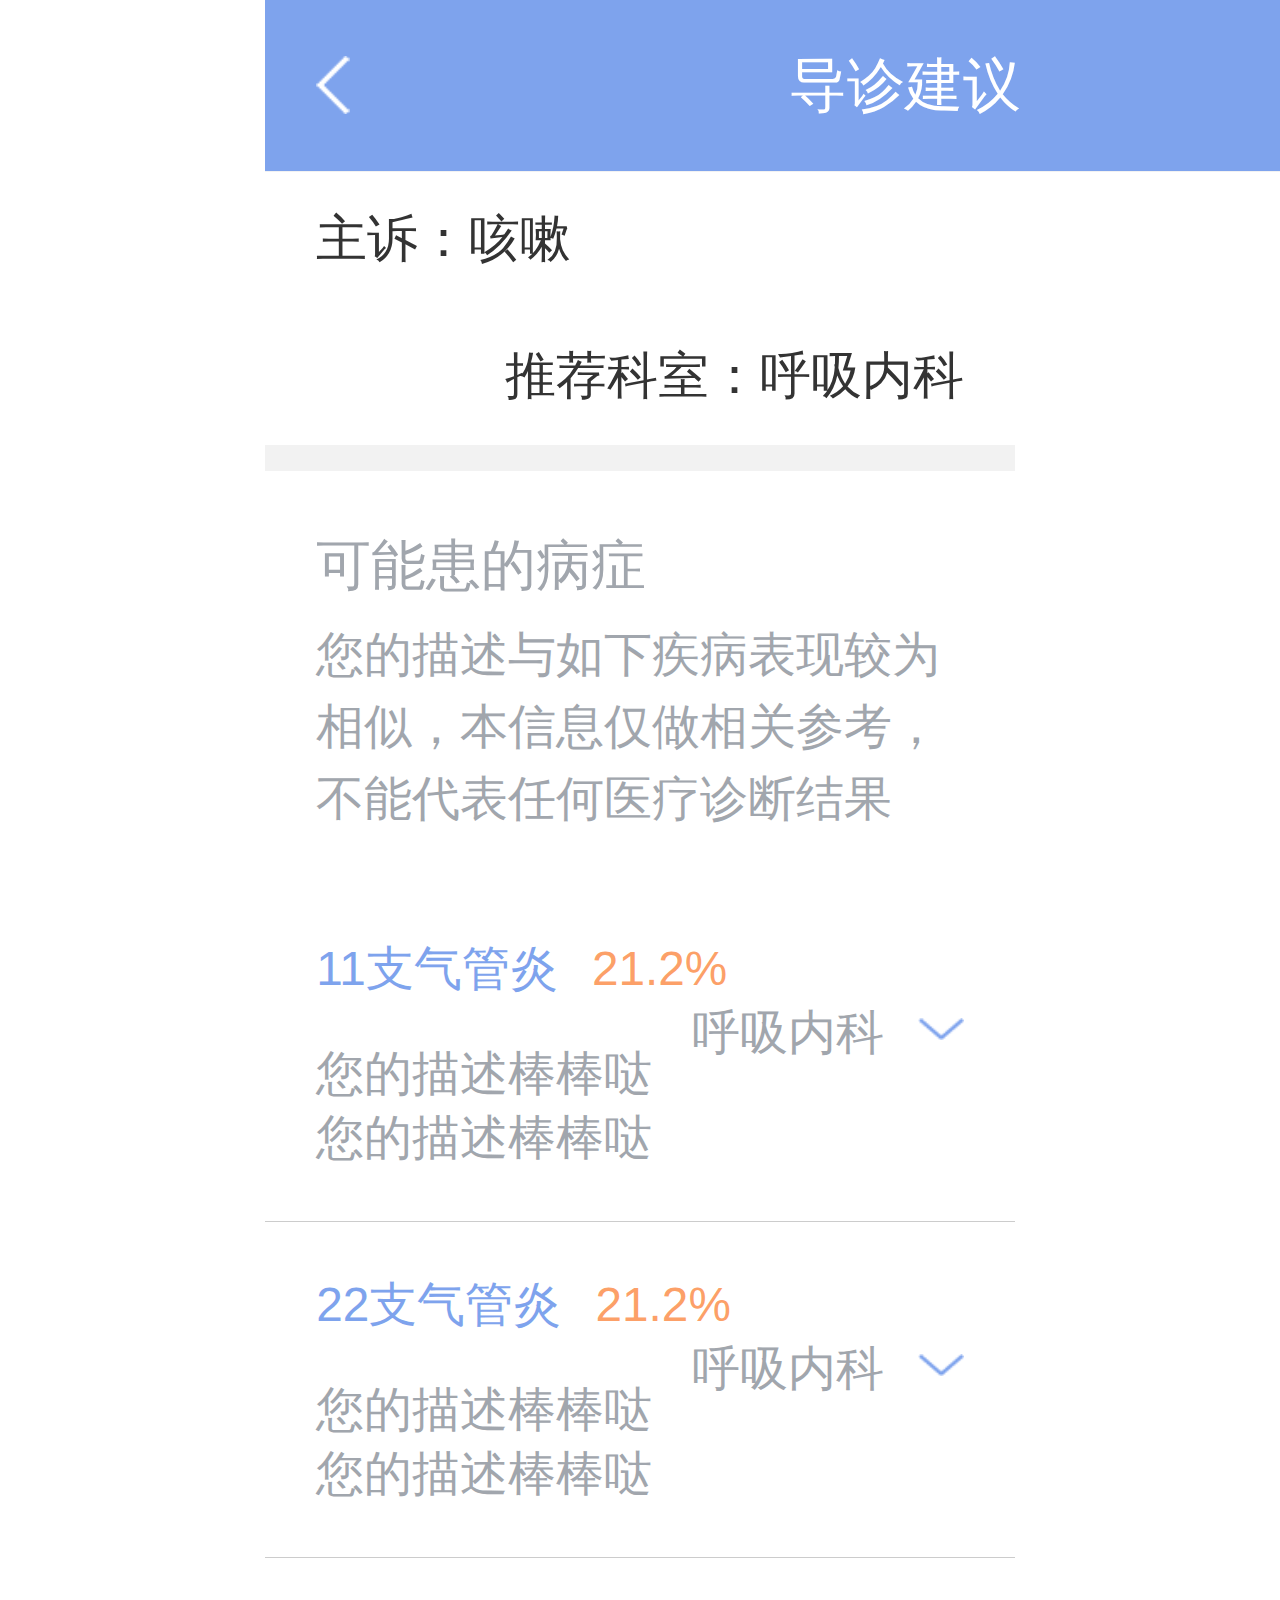
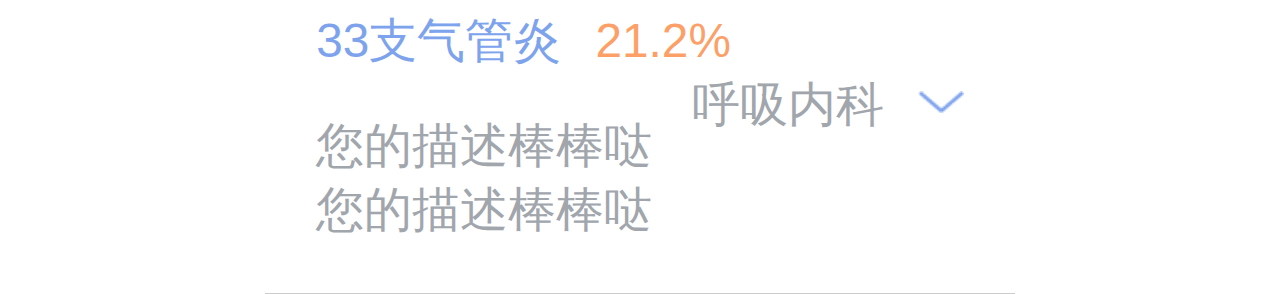
<file: daozhen/index-suggest.html>
<!DOCTYPE html>
<html lang="en">
<head>
    <meta charset="UTF-8">
    <title>导诊建议</title>
    <meta name="viewport" content="width=device-width, initial-scale=1, minimum-scale=1, maximum-scale=1, user-scalable=no">
    <meta name="keywords" content="关键字搜索">
    <meta name="author" content="描述作者资料">
    <meta name="description" content="网页描述">
    <link rel="stylesheet" href="css/public.css">
    <link rel="stylesheet" href="css/style.css">
</head>
<body>
<div class="wrap">
    <div class="header">
        <a class="back_icon" href="javascript:history.go(-1)"></a>
        <h3>导诊建议</h3>
    </div>
    <div class="suggest-box">
        <div class="symptom clearfix">
            <p>主诉：<span>咳嗽</span></p>
            <p>推荐科室：<span>呼吸内科</span></p>
        </div>

        <div class="possible-symptom">
            <h3 class="possible-title">可能患的病症</h3>
            <p class="possible-info">您的描述与如下疾病表现较为相似，本信息仅做相关参考，不能代表任何医疗诊断结果</p>
            <div class="doubt-symptom">
                <div class="doubt-symptom-list">
                    <h3 class="symptom-list-title">11支气管炎<em>21.2%</em><span>呼吸内科<i></i></span></h3>
                    <p class="symptom-list-info">您的描述棒棒哒您的描述棒棒哒</p>
                </div>
                <div class="doubt-symptom-main">
                    <h3 class="symptom-main-title">11诊疗路径</h3>
                    <p class="symptom-main-info">典型整整您的描述棒棒哒您的描述棒棒哒您的描述棒棒哒您的描述棒棒哒您的描述棒棒哒您的描述棒棒哒</p>
                    <h3 class="symptom-main-title">诊疗路径</h3>
                    <p class="symptom-main-info">典型整整您的描述棒棒哒您的描述棒棒哒您的描述棒棒哒您的描述棒棒哒您的描述棒棒哒您的描述棒棒哒</p>
                    <h3 class="symptom-main-title">诊疗路径</h3>
                    <p class="symptom-main-info">典型整整您的描述棒棒哒您的描述棒棒哒您的描述棒棒哒您的描述棒棒哒您的描述棒棒哒您的描述棒棒哒</p>
                    <button class="look-detail">查看详情</button>
                </div>
            </div>
            <div class="doubt-symptom">
                <div class="doubt-symptom-list">
                    <h3 class="symptom-list-title">22支气管炎<em>21.2%</em><span>呼吸内科<i></i></span></h3>
                    <p class="symptom-list-info">您的描述棒棒哒您的描述棒棒哒</p>
                </div>
                <div class="doubt-symptom-main">
                    <h3 class="symptom-main-title">22诊疗路径</h3>
                    <p class="symptom-main-info">典型整整您的描述棒棒哒您的描述棒棒哒您的描述棒棒哒您的描述棒棒哒您的描述棒棒哒您的描述棒棒哒</p>
                    <h3 class="symptom-main-title">诊疗路径</h3>
                    <p class="symptom-main-info">典型整整您的描述棒棒哒您的描述棒棒哒您的描述棒棒哒您的描述棒棒哒您的描述棒棒哒您的描述棒棒哒</p>
                    <h3 class="symptom-main-title">诊疗路径</h3>
                    <p class="symptom-main-info">典型整整您的描述棒棒哒您的描述棒棒哒您的描述棒棒哒您的描述棒棒哒您的描述棒棒哒您的描述棒棒哒</p>
                    <button class="look-detail">查看详情</button>
                </div>
            </div>
            <div class="doubt-symptom">
                <div class="doubt-symptom-list">
                    <h3 class="symptom-list-title">33支气管炎<em>21.2%</em><span>呼吸内科<i></i></span></h3>
                    <p class="symptom-list-info">您的描述棒棒哒您的描述棒棒哒</p>
                </div>
                <div class="doubt-symptom-main">
                    <h3 class="symptom-main-title">33诊疗路径</h3>
                    <p class="symptom-main-info">典型整整您的描述棒棒哒您的描述棒棒哒您的描述棒棒哒您的描述棒棒哒您的描述棒棒哒您的描述棒棒哒</p>
                    <h3 class="symptom-main-title">诊疗路径</h3>
                    <p class="symptom-main-info">典型整整您的描述棒棒哒您的描述棒棒哒您的描述棒棒哒您的描述棒棒哒您的描述棒棒哒您的描述棒棒哒</p>
                    <h3 class="symptom-main-title">诊疗路径</h3>
                    <p class="symptom-main-info">典型整整您的描述棒棒哒您的描述棒棒哒您的描述棒棒哒您的描述棒棒哒您的描述棒棒哒您的描述棒棒哒</p>
                    <button class="look-detail">查看详情</button>
                </div>
            </div>

        </div>
    </div>
</div>
</body>
<script src="js/jquery.min.js"></script>
<script src="js/test.js"></script>
<script>
    document.documentElement.style.fontSize=100/750*document.documentElement.clientWidth+'px';
    window.onresize=function () {
        document.documentElement.style.fontSize=100/750*document.documentElement.clientWidth+'px';
    };
</script>

</html>
</file>
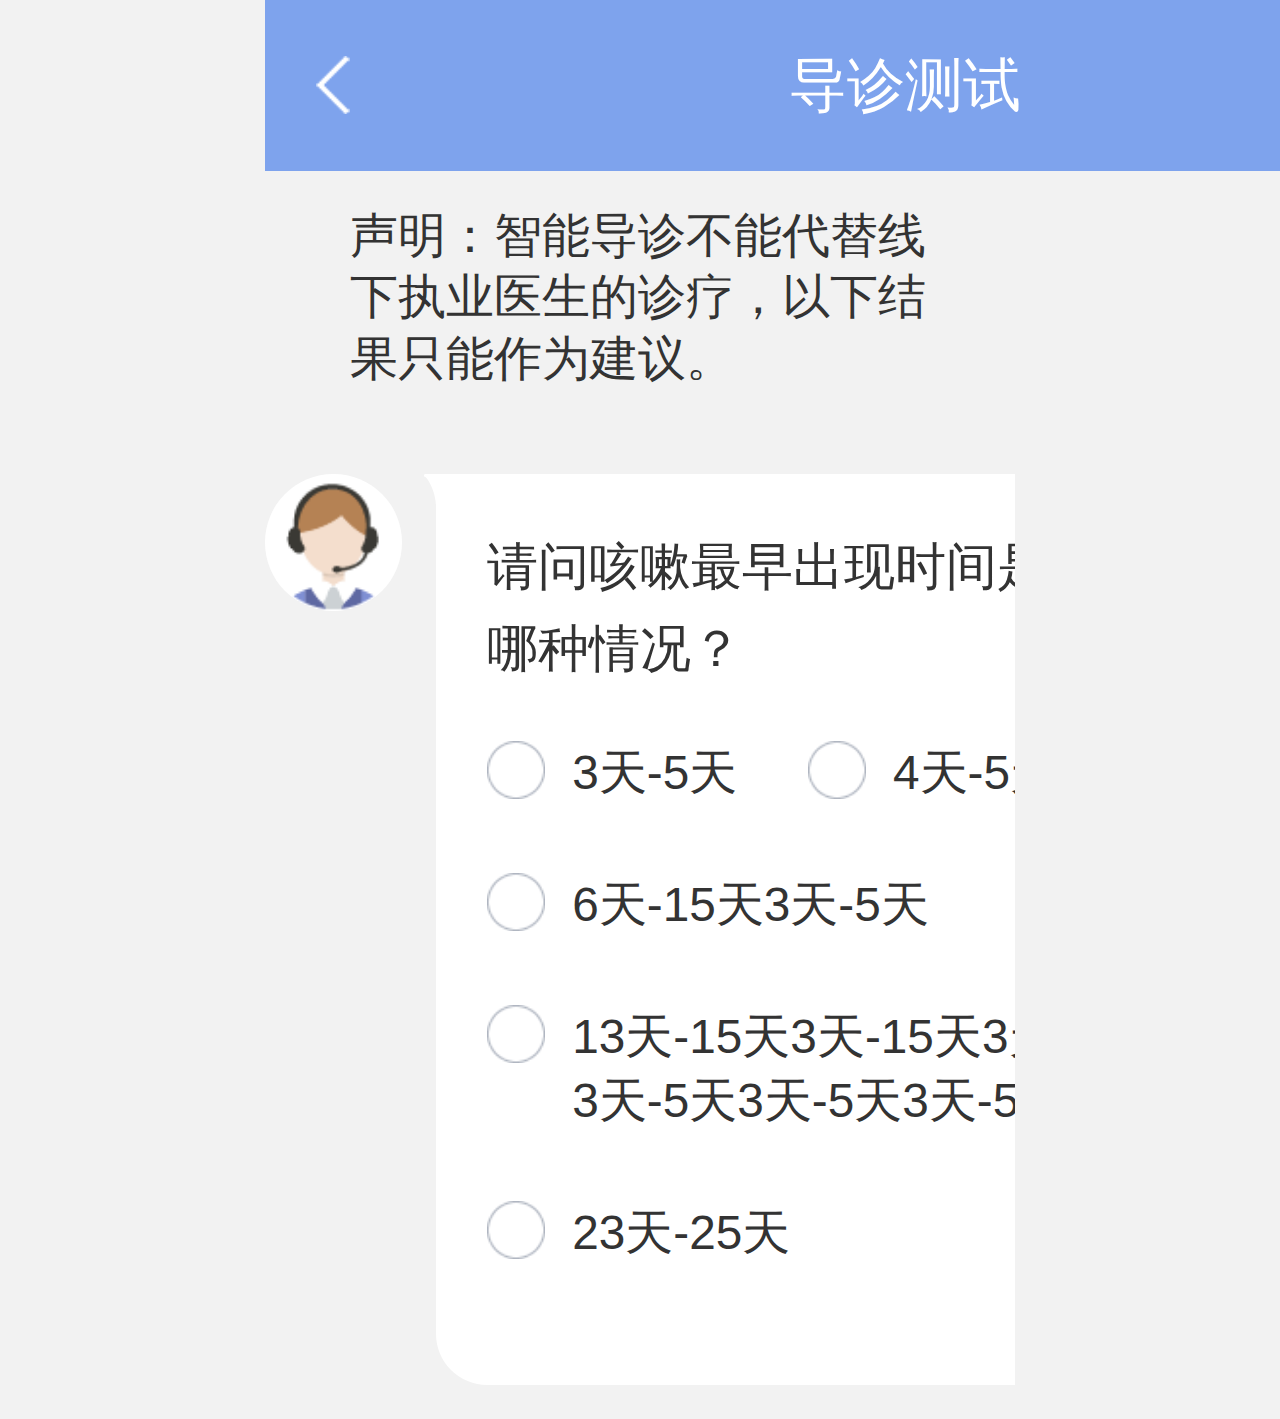
<file: daozhen/index-test.html>
<!DOCTYPE html>
<html lang="en">
<head>
    <meta charset="UTF-8">
    <title>导诊测试</title>
    <meta name="viewport" content="width=device-width, initial-scale=1, minimum-scale=1, maximum-scale=1, user-scalable=no">
    <meta name="keywords" content="关键字搜索">
    <meta name="author" content="描述作者资料">
    <meta name="description" content="网页描述">
    <link rel="stylesheet" href="css/public.css">
    <link rel="stylesheet" href="css/style.css">
</head>
<body class="bg-color">

<!--弹出框提示布局-->
<div class="modal-mask"></div>
<div class="modal-container">
    <div class="modal-head">温馨提示</div>
    <div class="modal-body">
        确认要提前结束答题吗？
    </div>
    <div class="modal-footer">
        <a class="modal-default-button" id="cancel-button">取消</a>
        <a class="modal-default-button" id="affirm-button">确认</a>
    </div>
</div>
<div class="wrap">
    <div class="header">
        <a class="back_icon" href="javascript:history.go(-1)"></a>
        <h3>导诊测试</h3>
        <span class="stop-test">提前结束答题</span>
    </div>

    <div class="statement"><p>声明：智能导诊不能代替线下执业医生的诊疗，以下结果只能作为建议。</p></div>
    <div class="test-box">
        <div class="question-answer question-answer-radio">
            <!--左边客服行列-->
            <div class="question clearfix" id="question1">
                <!--左边的客服头像-->
                <div class="service-pic"><img src="images/service.png" alt=""></div>
                <!--右边的问题及其修改情况-->
                <div class="question-box">
                    <div class="service-question">
                        <h4 class="question-title">请问咳嗽最早出现时间是一下哪种情况？</h4>
                        <div class="question_option question_option_radio clearfix">
                            <p>
                                <input type="radio" name="option1" class="input_radio" id="radio101" value="1">
                                <label class="info_label" for="radio101">3天-5天</label>
                            </p>
                            <p>
                                <input type="radio" name="option1" class="input_radio" id="radio102" value="1">
                                <label class="info_label" for="radio102">4天-5天</label>
                            </p>
                            <p>
                                <input type="radio" name="option1" class="input_radio" id="radio103" value="2">
                                <label class="info_label" for="radio103">6天-15天3天-5天</label>
                            </p>
                            <p>
                                <input type="radio" name="option1" class="input_radio" id="radio104" value="1">
                                <label class="info_label" for="radio104">13天-15天3天-15天3天-5天3天-5天3天-5天3天-5天</label>
                            </p>
                            <p>
                                <input type="radio" name="option1" class="input_radio" id="radio105" value="2">
                                <label class="info_label" for="radio105">23天-25天</label>
                            </p>
                        </div><!--question_option-->
                    </div><!--service-question-->
                    <p class="question-amend">修改</p>
                </div><!--question-box-->
            </div><!--question-->
            <!--右边确认答案行列-->
            <div class="answer clearfix">
                <div class="user-pic"><img src="images/man.png" alt=""></div>
                <div class="user-answer">3天-5天</div>
            </div>
        </div>
        <div class="question-answer question-answer-radio">
            <!--左边客服行列-->
            <div class="question clearfix" id="question2">
                <!--左边的客服头像-->
                <div class="service-pic"><img src="images/service.png" alt=""></div>
                <!--右边的问题及其修改情况-->
                <div class="question-box">
                    <div class="service-question">
                        <h4 class="question-title">请问咳嗽最早出现时间是一下哪种情况？</h4>
                        <div class="question_option question_option_radio clearfix">
                            <p>
                                <input type="radio" name="option1" class="input_radio" id="radio01" value="1">
                                <label class="info_label" for="radio01">3天-5天</label>
                            </p>
                            <p>
                                <input type="radio" name="option1" class="input_radio" id="radio02" value="1">
                                <label class="info_label" for="radio02">4天-5天</label>
                            </p>
                            <p>
                                <input type="radio" name="option1" class="input_radio" id="radio03" value="2">
                                <label class="info_label" for="radio03">6天-15天3天-5天</label>
                            </p>
                            <p>
                                <input type="radio" name="option1" class="input_radio" id="radio04" value="1">
                                <label class="info_label" for="radio04">13天-15天3天-15天3天-5天3天-5天3天-5天3天-5天</label>
                            </p>
                            <p>
                                <input type="radio" name="option1" class="input_radio" id="radio05" value="2">
                                <label class="info_label" for="radio05">23天-25天</label>
                            </p>
                        </div><!--question_option-->
                    </div><!--service-question-->
                    <p class="question-amend">修改</p>
                </div><!--question-box-->
            </div><!--question-->
            <!--右边确认答案行列-->
            <div class="answer clearfix">
                <div class="user-pic"><img src="images/man.png" alt=""></div>
                <div class="user-answer">3天-5天</div>
            </div>
        </div>
        <div class="question-answer question-answer-checkbox">
            <!--左边客服行列-->
            <div class="question clearfix" id="question3">
                <!--左边的客服头像-->
                <div class="service-pic"><img src="images/service.png" alt=""></div>
                <!--右边的问题及其修改情况-->
                <div class="question-box">
                    <div class="service-question">
                        <h4 class="question-title">请问咳嗽最早出现时间是一下哪种情况？</h4>
                        <div class="question_option question_option_checkbox clearfix">
                            <p>
                                <input type="checkbox" name="option2" class="input_radio check_no_true" id="radio21"  value="0">
                                <label class="info_label" for="radio21">一个礼拜</label>
                            </p>
                            <p>
                                <input type="checkbox" name="option3" class="input_radio check_no_true" id="radio22"  value="0">
                                <label class="info_label" for="radio22">一个月</label>
                            </p>
                            <p>
                                <input type="checkbox" name="option4" class="input_radio check_no_true" id="radio23"  value="0">
                                <label class="info_label" for="radio23">半年</label>
                            </p>
                            <p>
                                <input type="checkbox" name="option5" class="input_radio check_no_true" id="radio24"  value="0">
                                <label class="info_label" for="radio24">一年以上</label>
                            </p>
                            <p>
                                <input type="checkbox" name="option6" class="input_radio check_no" id="radio25"  value="1" title="0">
                                <label class="info_label" for="radio25">不清楚1</label>
                            </p>
                            <p>
                                <input type="checkbox" name="option7" class="input_radio check_no" id="radio26"  value="1" title="0">
                                <label class="info_label" for="radio26">全不是2</label>
                            </p>
                            <div class="affirm-box">
                                <button class="affirm-checkbox q-amend-on">确认</button>
                            </div>
                        </div>
                    </div><!--service-question-->
                    <p class="question-amend">修改</p>
                </div>
            </div>
            <!--右边确认答案行列-->
            <div class="answer clearfix">
                <div class="user-pic"><img src="images/man.png" alt=""></div>
                <div class="user-answer">3天-5天</div>
            </div>
        </div>
        <div class="question-answer question-answer-checkbox">
            <!--左边客服行列-->
            <div class="question clearfix" id="question4">
                <!--左边的客服头像-->
                <div class="service-pic"><img src="images/service.png" alt=""></div>
                <!--右边的问题及其修改情况-->
                <div class="question-box">
                    <div class="service-question">
                        <h4 class="question-title">请问咳嗽最早出现时间是一下哪种情况？</h4>
                        <div class="question_option question_option_checkbox clearfix">
                            <p>
                                <input type="checkbox" name="option22" class="input_radio check_no_true" id="radio31"  value="0">
                                <label class="info_label" for="radio31">一个礼拜</label>
                            </p>
                            <p>
                                <input type="checkbox" name="option23" class="input_radio check_no_true" id="radio32"  value="0">
                                <label class="info_label" for="radio32">一个月</label>
                            </p>
                            <p>
                                <input type="checkbox" name="option24" class="input_radio check_no_true" id="radio33"  value="0">
                                <label class="info_label" for="radio33">半年</label>
                            </p>
                            <p>
                                <input type="checkbox" name="option25" class="input_radio check_no_true" id="radio34"  value="0">
                                <label class="info_label" for="radio34">一年以上</label>
                            </p>
                            <p>
                                <input type="checkbox" name="option26" class="input_radio check_no" id="radio35"  value="1" title="0">
                                <label class="info_label" for="radio35">不清楚</label>
                            </p>
                            <p>
                                <input type="checkbox" name="option27" class="input_radio check_no" id="radio36"  value="22" title="0">
                                <label class="info_label" for="radio36">以上都不是</label>
                            </p>
                            <div class="affirm-box">
                                <button class="affirm-checkbox">确认</button>
                            </div>
                        </div>
                    </div><!--service-question-->
                    <p class="question-amend">修改</p>
                </div>
            </div>
            <!--右边确认答案行列-->
            <div class="answer clearfix">
                <div class="user-pic"><img src="images/man.png" alt=""></div>
                <div class="user-answer">3天-5天</div>
            </div>
        </div>

        <div class="question-answer last-question">
            <!--左边客服行列-->
            <div class="question clearfix" id="question99">
                <!--左边的客服头像-->
                <div class="service-pic"><img src="images/service.png" alt=""></div>
                <!--右边的问题及其修改情况-->
                <div class="question-box">
                    <div class="service-question">
                        <h4 class="question-title">非常感谢您的配合，最后一个问题：请问您最近身体状况如何？</h4>
                        <div class="question_option clearfix">
                            <ul class="status-list">
                                <li>
                                    <span class="status-text">睡眠:</span>
                                    <div class="status-info">
                                        <p>
                                            <input type="radio" name="option-last1" class="input_radio" checked="checked" id="radio-last1" value="1">
                                            <label class="info_label" for="radio-last1">正常</label>
                                        </p>
                                        <p>
                                            <input type="radio" name="option-last1" class="input_radio" id="radio-last2" value="1">
                                            <label class="info_label" for="radio-last2">较差</label>
                                        </p>
                                    </div>
                                </li>
                                <li>
                                    <span class="status-text">饮食:</span>
                                    <div class="status-info">
                                        <p>
                                            <input type="radio" name="option-last2" class="input_radio" checked="checked" id="radio-last11" value="1">
                                            <label class="info_label" for="radio-last11">正常</label>
                                        </p>
                                        <p>
                                            <input type="radio" name="option-last2" class="input_radio" id="radio-last21" value="1">
                                            <label class="info_label" for="radio-last21">较差</label>
                                        </p>
                                    </div>
                                </li>
                                <li>
                                    <span class="status-text">精神:</span>
                                    <div class="status-info">
                                        <p>
                                            <input type="radio" name="option-last3" class="input_radio" checked="checked" id="radio-last12" value="1">
                                            <label class="info_label" for="radio-last12">正常</label>
                                        </p>
                                        <p>
                                            <input type="radio" name="option-last3" class="input_radio" id="radio-last22" value="1">
                                            <label class="info_label" for="radio-last22">较差</label>
                                        </p>
                                    </div>
                                </li>
                                <li>
                                    <span class="status-text">大便:</span>
                                    <div class="status-info">
                                        <p>
                                            <input type="radio" name="option-last4" class="input_radio" checked="checked" id="radio-last13" value="1">
                                            <label class="info_label" for="radio-last13">正常</label>
                                        </p>
                                        <p>
                                            <input type="radio" name="option-last4" class="input_radio" id="radio-last23" value="1">
                                            <label class="info_label" for="radio-last23">较差</label>
                                        </p>
                                    </div>
                                </li>
                            </ul>
                            <div class="affirm-box">
                                <button class="affirm-checkbox_l affirm-checkbox-on" id="affirm_checkbox">确认</button>
                            </div>
                        </div>
                    </div><!--service-question-->
                    <p class="question-amend" id="last_question_amend">修改</p>
                </div>
            </div>
            <!--右边确认答案行列-->
            <div class="answer clearfix">
                <div class="user-pic"><img src="images/man.png" alt=""></div>
                <div class="user-answer">
                   <!-- <p><span class="answer-status">睡眠1：</span><em>正常</em></p>
                    <p><span class="answer-status">饮食1：</span><em>正常</em></p>
                    <p><span class="answer-status">精神1：</span><em>正常</em></p>
                    <p><span class="answer-status">大便1：</span><em>正常</em></p>-->
                </div>
            </div>
        </div><!--last-question-->
    </div>


</div>

</body>
<script src="js/jquery.min.js"></script>
<script src="js/test.js"></script>
<script>
    document.documentElement.style.fontSize=100/750*document.documentElement.clientWidth+'px';
    window.onresize=function () {
        document.documentElement.style.fontSize=100/750*document.documentElement.clientWidth+'px';
    };
</script>
<script>

//0=====正常选项
//1=======以上都不是
    function radioQuestion(){
        var str=" ";
        for(var i=0; i<$('.question-answer-radio').length; i++){
            str+="<div class='question-answer'>" +
                    "<div class='question clearfix' id='question1'>" +
                    "<div class='service-pic'><img src='images/service.png' alt=''></div>" +
                    "<div class='question-box'>" +
                    "<div class='service-question'>" +
                    "<h4 class='question-title'>请问咳嗽最早出现时间是一下哪种情况？</h4>" +
                    "<div class='question_option question_option_radio clearfix'>";
                        var str2=" ";
                        var option=$('.question_option_radio p');
                        for(var i=0; i<option.length; i++){
                            str2+= "<p>" +
                                    "<input type='radio' name='option1' class='input_radio' id='radio01' value='0'>" +
                                    "<label class='info_label' for='radio01'>3天-5天</label>" +
                                    "</p>"
                        }
                        $('.question_option_radio').append(str2);
                    str+="</div>" +
                            "</div>" +
                            "<p class='question-amend'>修改</p>" +
                            "</div>" +
                            "</div>" +
                            "<div class='answer clearfix'>" +
                            "<div class='user-pic'><img src='images/man.png' alt=''></div>" +
                            "<div class='user-answer'>3天-5天</div>" +
                            "</div>" +
                            "</div>"
        }
        $('.test-box').append(str);
    }

    function checkboxQuestion(){
    var str=" ";
    for(var i=0; i<$('.question-answer-checkbox').length; i++){
        str+="<div class='question-answer-checkbox'>" +
                "<div class='question clearfix' id='question2'>" +
                "<div class='service-pic'><img src='images/service.png' alt=''></div>" +
                "<div class='question-box'>" +
                "<div class='service-question'>" +
                "<h4 class='question-title'>请问咳嗽最早出现时间是一下哪种情况？</h4>" +
                "<div class='question_option question_option_checkbox clearfix'>";
        var str2=" ";
        var option=$('.question_option_checkbox p');
        for(var i=0; i<option.length; i++){
            if(option.eq(i).children('input').attr('value')==0){
                str2+="<p>" +
                        "<input type='checkbox' name='option2' class='input_radio check_no_true' id='radio21'  value='1'>" +
                        "<label class='info_label' for='radio21'>一个礼拜</label>" +
                        "</p>"
            }
            if(option.eq(i).children('input').attr('value')==1){
                str2+="<p>" +
                        "<input type='checkbox' name='option26' class='input_radio check_no' id='radio35'  value='1' title='0'>" +
                        "<label class='info_label' for='radio35'>不清楚</label>" +
                        "</p>"
            }
        }
        $('.question_option_checkbox').append(str2);
        str+="<div class='affirm-box'>" +
                "<button class='affirm-checkbox q-amend-on'>确认</button>" +
                "</div>" +
                "</div>" +
                "</div>" +
                "<p class='question-amend'>修改</p>" +
                "</div>" +
                "</div>" +
                "<div class='answer clearfix'>" +
                "<div class='user-pic'><img src='images/man.png' alt=''></div>" +
                "<div class='user-answer'>3天-5天</div>" +
                "</div>" +
                "</div>"
    }
    $('.test-box').append(str);
}

    function lastQuestion(){
        var str=" ";
        str+="<div class='question clearfix' id='question99'>" +
                "<div class='service-pic'><img src='images/service.png' alt=''></div>" +
                "<div class='question-box'>" +
                "<div class='service-question'>" +
                "<h4 class='question-title'>非常感谢您的配合，最后一个问题：请问您最近身体状况如何？</h4>" +
                "<div class='question_option clearfix'>" +
                "<ul class='status-list'>"+
                "</ul>" +
                "<div class='affirm-box'>" +
                "<button class='affirm-checkbox_l affirm-checkbox-on' id='affirm_checkbox'>确认</button>" +
                "</div></div></div>" +
                "<p class='question-amend' id='last_question_amend'>修改</p>" +
                "</div>" +
                "</div>" +
                "<div class='answer clearfix'>" +
                "<div class='user-pic'><img src='images/man.png' alt=''></div>" +
                "<div class='user-answer'>" +
                "</div>" +
                "</div>";
        $('.last-question').append(str);
        var str2=" ";
        var statusList=$('.status-list li');
        for(var i=0;i<statusList.length; i++){
            str2+="<li>" +
                    "<span class='status-text'>睡眠:</span>" +
                    "<div class='status-info'>" +
                    "<p>" +
                    "<input type='radio' name='option-last1' class='input_radio' checked='checked' id='radio-last1' value='1'>" +
                    "<label class='info_label' for='radio-last1'>正常</label>" +
                    "</p>" +
                    "<p>" +
                    "<input type='radio' name='option-last1' class='input_radio' id='radio-last2' value='1'>" +
                    "<label class='info_label' for='radio-last2'>较差</label>" +
                    "</p>" +
                    "</div>" +
                    "</li>";
        }
        $('.status-list').append(str2);
}

/*    $(function(){
        var str=" ";
        str+="<div class='question clearfix' id='question99'>" +
        "<div class='service-pic'><img src='images/service.png' alt=''></div>" +
        "<div class='question-box'>" +
        "<div class='service-question'>" +
        "<h4 class='question-title'>非常感谢您的配合，最后一个问题：请问您最近身体状况如何？</h4>" +
        "<div class='question_option clearfix'>" +
        "<ul class='status-list'>"+
        "</ul>" +
        "<div class='affirm-box'>" +
        "<button class='affirm-checkbox_l affirm-checkbox-on' id='affirm_checkbox'>确认</button>" +
        "</div></div></div>" +
        "<p class='question-amend' id='last_question_amend'>修改</p>" +
        "</div>" +
        "</div>" +
        "<div class='answer clearfix'>" +
        "<div class='user-pic'><img src='images/man.png' alt=''></div>" +
        "<div class='user-answer'>" +
        "</div>" +
        "</div>";
        $('.last-question').append(str);
        var str2=" ";
        var statusList=$('.status-list li');
        for(var i=0;i<statusList.length; i++){
            str2+="<li>" +
                    "<span class='status-text'>睡眠:</span>" +
                    "<div class='status-info'>" +
                    "<p>" +
                    "<input type='radio' name='option-last1' class='input_radio' checked='checked' id='radio-last1' value='1'>" +
                    "<label class='info_label' for='radio-last1'>正常</label>" +
                    "</p>" +
                    "<p>" +
                    "<input type='radio' name='option-last1' class='input_radio' id='radio-last2' value='1'>" +
                    "<label class='info_label' for='radio-last2'>较差</label>" +
                    "</p>" +
                    "</div>" +
                    "</li>";
        }
        $('.status-list').append(str2);

    })*/
</script>

</html>
</file>
<file: css/fullpage.css>
/**
 * fullPage 2.4.6
 * https://github.com/alvarotrigo/fullPage.js
 * MIT licensed
 *
 * Copyright (C) 2013 alvarotrigo.com - A project by Alvaro Trigo
 */
html, body {
    margin: 0;
    padding: 0;
    overflow:hidden;

    /*Avoid flicker on slides transitions for mobile phones #336 */
    -webkit-tap-highlight-color: rgba(0,0,0,0);
}
#superContainer {
    height: 100%;
    position: relative;

    /* Touch detection for Windows 8 */
    -ms-touch-action: none;

    /* IE 11 on Windows Phone 8.1*/
    touch-action: none;
}
.fp-section {
    position: relative;
    -webkit-box-sizing: border-box; /* Safari<=5 Android<=3 */
    -moz-box-sizing: border-box; /* <=28 */
    box-sizing: border-box;
}
.fp-slide {
    float: left;
}
.fp-slide, .fp-slidesContainer {
    height: 100%;
    display: block;
}
.fp-slides {
    z-index:1;
    height: 100%;
    overflow: hidden;
    position: relative;
    -webkit-transition: all 0.3s ease-out; /* Safari<=6 Android<=4.3 */
    transition: all 0.3s ease-out;
}
.fp-section.fp-table, .fp-slide.fp-table {
    display: table;
    table-layout:fixed;
    width: 100%;
}
.fp-tableCell {
    display: table-cell;
    /*vertical-align: middle;*/
    width: 100%;
    height: 100%;
}
.fp-slidesContainer {
    float: left;
    position: relative;
}
.fp-controlArrow {
    position: absolute;
    z-index: 4;
    top: 50%;
    cursor: pointer;
    width: 0;
    height: 0;
    border-style: solid;
    margin-top: -38px;
}
.fp-controlArrow.fp-prev {
    left: 15px;
    width: 0;
    border-width: 38.5px 34px 38.5px 0;
    border-color: transparent #fff transparent transparent;
}
.fp-controlArrow.fp-next {
    right: 15px;
    border-width: 38.5px 0 38.5px 34px;
    border-color: transparent transparent transparent #fff;
}
.fp-scrollable {
    overflow: scroll;

}
.fp-notransition {
    -webkit-transition: none !important;
    transition: none !important;
}
#fp-nav {
    position: fixed;
    z-index: 100;
    margin-top: -32px;
    top: 50%;
    opacity: 1;
}
#fp-nav.right {
    right: 17px;
}
#fp-nav.left {
    left: 17px;
}
.fp-slidesNav{
    position: absolute;
    z-index: 4;
    left: 50%;
    opacity: 1;
}
.fp-slidesNav.bottom {
    bottom: 17px;
}
.fp-slidesNav.top {
    top: 17px;
}
#fp-nav ul,
.fp-slidesNav ul {
    margin: 0;
    padding: 0;
}
#fp-nav ul li,
.fp-slidesNav ul li {
    display: block;
    width: 14px;
    height: 13px;
    margin: 7px;
    position:relative;
}
.fp-slidesNav ul li {
    display: inline-block;
}
#fp-nav ul li a,
.fp-slidesNav ul li a {
    display: block;
    position: relative;
    z-index: 1;
    width: 100%;
    height: 100%;
    cursor: pointer;
    text-decoration: none;
}
#fp-nav ul li a.active span,
.fp-slidesNav ul li a.active span {
    background: #333;
}
#fp-nav ul li a span,
.fp-slidesNav ul li a span {
    top: 2px;
    left: 2px;
    width: 8px;
    height: 8px;
    border: 1px solid #000;
    background: rgba(0, 0, 0, 0);
    border-radius: 50%;
    position: absolute;
    z-index: 1;
}
#fp-nav ul li .fp-tooltip {
    position: absolute;
    top: -2px;
    color: #fff;
    font-size: 14px;
    font-family: arial, helvetica, sans-serif;
    white-space: nowrap;
    max-width: 220px;
    overflow: hidden;
    display: block;
    opacity: 0;
    width: 0;
}
#fp-nav ul li:hover .fp-tooltip {
    -webkit-transition: opacity 0.2s ease-in;
    transition: opacity 0.2s ease-in;
    width: auto;
    opacity: 1;
}
#fp-nav ul li .fp-tooltip.right {
    right: 20px;
}
#fp-nav ul li .fp-tooltip.left {
    left: 20px;
}
</file>
<file: css/index.css>
*{
    margin: 0;
    padding: 0;
}
ul li {
    list-style: none;
}
body{
    font-family: "SF Pro SC","SF Pro Display","SF Pro Icons","Helvetica Neue",Helvetica,Arial,"PingFang SC","Hiragino Sans GB","Heiti SC","Microsoft YaHei","WenQuanYi Micro Hei",sans-serif;
}
a{
    text-decoration: none;
}
.section1 {
    background: url(../images/bg_1.jpg) 50% no-repeat;
    background-position: top;
}
.main-w{
    width: 1024px;
    margin: 0 auto;
    min-height: 200px;
}
.top-nav2{
    width: 100%;
    height: 95px;
    display: block;
    position: fixed;
    top: 0;
    z-index: 9998;
    left: 0;
}

.clearFix:after{
    content: "";
    height: 0;
    width: 0;
    clear: both;
    display: block;
    visibility: hidden;
}
.fl{
    float: left;
}
.fr{
    float: right;
}
.logo{
    width: 252px;
    height: 45px;
    display: block;
    margin-top: 28px;
}
.nav-list{
    margin-top: 20px;
}
.nav-list li{
    float: left;
    line-height: 45px;
    margin-left: 35px;
}

.nav-list li a{
    color: #e5e5e5;
    font-size: 16px;
}
.nav-list .active,.nav-list li:hover{
    border-bottom: 1px solid #fff;
}
.nav-list .active a,.nav-list li:hover a{
    color: #fff;
}
.page1-info{
    margin-top: 100px;
    padding-top: 40px;
    /*background: #f00;*/
}
.info-pic{
    width: 474px;
    height: 108px;
    display: block;
    margin-top: 90px;
    margin-left: 30px;
}
.info-text{
    background: url("../images/icon.png") no-repeat left;
    background-size: 14px 17px;
    padding-left: 20px;
    margin-left: 30px;
}
.info-text{
    margin-top: 38px;
}
.info-text span{
    font-size: 22px;
    color: #fff;
    display: block;
    float: left;
    border-right: 1px solid #fff;
    padding: 0 20px;
    line-height: 22px;
}
.info-text span:last-child{
    border-right: none;
}
.i-icon{
    width: 30px;
    height: 10px;
    margin: 20px 0 30px 30px;
    background: url("../images/icon1.png") no-repeat;
    background-size: 23px 4px;
}
.i-text{
    font-size: 18px;
    color: #fff;
    line-height: 30px;
    padding-left: 30px;
}
.add-btn{
    width: 120px;
    height: 45px;
    border: 1px solid #fff;
    border-radius: 8px;
    -moz-border-radius: 8px;
    -webkit-border-radius: 8px;
    -o-border-radius: 8px;
    -ms-border-radius: 8px;
    box-sizing: border-box;
    text-align: center;
    position: relative;
    left: 50%;
    top: 0;
    margin-left: -60px;
}
.add-btn a{
    width: 100%;
    height: 100%;
    line-height: 50px;
    color: #fff;
    font-size: 22px;
    text-align: center;
}
.title{
    font-size: 58px;
    color: #3aa4fa;
    text-align: center;
    line-height: 60px;
    position: relative;
    padding: 0 20%;
}
.title:after{
     content: "";
     position: absolute;
     top: 50%;
     margin-top: -1px;
     right: 0;
     height: 2px;
     border-bottom: 1px dashed #3aa4fa;
     width: 20%;
 }
.title:before{
    content: "";
    position: absolute;
    top: 50%;
    margin-top: -1px;
    left: 0;
    height: 1px;
    border-bottom: 1px dashed #3aa4fa;
    width: 20%;
}
.title2:after{
    width: 30%;
}
.title2:before{
    width: 30%;
}
.title-info{
    font-size: 24px;
    color: #444;
    text-align: center;
    padding: 22px 0 50px 0;
}
.title-info2{
    padding-bottom: 70px;
}
.title-info3{
    padding: 22px 125px 70px 125px;
}
.serve-list,.slide-list{
    width: 950px;
    margin: 0 auto;
}
.slide-list{
    position: relative;
    /*width: 100%;*/
    height: 400px;
}
.slide-show{
    overflow: hidden;
}
.choose-list{
    width: 1900px;
    overflow-x: auto;
}
.left-icon{
    position: absolute;
    width: 17px;
    height: 40px;
    left: -35px;
    top: 50%;
    margin-top: -48px;
    background: url("../images/left-icon.png") no-repeat;
    background-size: 17px 40px;
    z-index: 99;
}
.right-icon{
    position: absolute;
    width: 17px;
    height: 40px;
    right: -35px;
    top: 50%;
    margin-top: -48px;
    background: url("../images/right-icon.png") no-repeat;
    background-size: 17px 40px;
    z-index: 99;
}
.serve-list li{
    float: left;
    width: 148px;
    height: 148px;
    border: 2px solid #3aa4fa;
    border-radius: 8px;
    -moz-border-radius: 8px;
    -webkit-border-radius: 8px;
    -o-border-radius: 8px;
    -ms-border-radius: 8px;
    margin-bottom: 60px;
    position: relative;
    box-sizing: border-box;
    overflow: hidden;
    margin-right: 50px;
}
/*.choose-list li:last-child{*/
    /*margin-right: 0;*/
/*}*/
.choose-list li {
    float: left;
    margin-right: 25px;
    width: 300px;
    min-height: 302px;
    overflow: hidden;
    margin-bottom: 40px;
    position: relative;
    top: 0;
    transition: top 0.5s;
    margin-top: 30px;
}
.choose-list li:hover{
    top: -20px;
}
.serve-list li:nth-child(5n),.serve-list li:first-child+li+li+li+li,.serve-list li:first-child+li+li+li+li+li+li+li+li+li{
    margin-right: 0;
}

.serve-list li img,.choose-list li img{
    width: 100%;
    height: auto;
    display: block;
    border: 0;
}
.choose-list-title{
    text-align: center;
    padding-top: 18px;
    padding-bottom: 8px;
    color: #333;
    font-size: 22px;
}
.choose-list-text{
    text-align: center;
    color: #666;
    font-size: 16px;
    line-height: 24px;
}
.pop-up{
    width: 100%;
    height: 100%;
    background: url("../images/bg.png") repeat;
    position: absolute;
    left: 0;
    top: 0;
}
.serve-list li:hover .pop-up{
    display: none;
}
.pop-up p{
    color:#fff;
    font-size: 24px;
    text-align: center;
    line-height: 148px;
}
.serve-hint{
    color: #71c5f4;
    font-size: 18px;
    text-align: center;
}
/*.main-w2{*/
    /*position: relative;*/
/*}*/
.main-content{
    position: absolute;
    top: 0;
    left: 0;
    bottom: 0;
    right: 0;
    width: 1024px;
    height: 550px;
    margin: auto;
}
.main-content2{
    width: 1024px;
    height: 530px;
    overflow: hidden;
}
#menu{
    display: none;
    height: 95px;
}
.top-nav{
    position: fixed;
    z-index: 9999;
    left: 0;
    top: 0;
    width: 100%;
    background: rgba(118,206,255,1);
    height: 95px;
    display: none;
}
.nav-box1{
    width: 1024px;
    margin: 0 auto;
}
.code-box{
    width: 510px;
    min-height: 180px;
    margin: 0 auto;
}
.code-box-pic{
    border: 1px solid #3aa4fa;
    border-radius: 5px;
    -moz-border-radius: 5px;
    -ms-border-radius: 5px;
    -o-border-radius: 5px;
    -webkit-border-radius: 5px;
    padding: 3px;
}
.code-box-pic img{
    display: block;
    border: none;
    -moz-border-radius: 5px;
    -ms-border-radius: 5px;
    -o-border-radius: 5px;
    -webkit-border-radius: 5px;
}
.contact{
    border-top: 1px solid #f4f4f4;
    width: 100%;
    margin-top: 50px;
}
.foot-list{
    padding-top: 10px;
}
.foot-list li{
    float: left;
    margin: 0 30px;
    line-height: 60px;
    color: #999;
    font-size: 12px;
    font-weight: 400;
}
.foot-list li a{
    color: #999;
    font-size: 12px;
    font-weight: 400;
}
.foot-list li:hover a{
    color: #3aa4fa;
}

.contact-l{
    width: 700px;
}
.contact-r{
    width: 320px;
}
.copyright{
    font-size: 12px;
    color: #999;
    padding-bottom: 8px;
    margin-left: 30px;
}
.contact-title{
    text-align: center;
    padding: 22px 0;
    font-size: 14px;
    color: #444;
}
.contact-phone{
    background: url("../images/phone.png") no-repeat left;
    background-size: 22px 25px;
    color: #666;
    font-size: 26px;
    padding-left: 30px;
    text-align: center;
    background-position: 20%;
    /*-webkit-animation-name: ripple;!*动画属性名，也就是我们前面keyframes定义的动画名*!*/
    /*-webkit-animation-duration: 1s;!*动画持续时间*!*/
    /*-webkit-animation-timing-function: ease; !*动画频率，和transition-timing-function是一样的*!*/
    /*-webkit-animation-delay: 0s;!*动画延迟时间*!*/
    /*-webkit-animation-iteration-count: infinite;!*定义循环资料，infinite为无限次*!*/
    /*-webkit-animation-direction: alternate;!*定义动画方式*!*/
}
.contact-time{
    font-size: 12px;
    color: #999;
    text-align: center;
    padding-top: 22px;
}
/*@keyframes ripple {*/
    /*0% {*/
        /*font-size: 26px;*/
        /*background-size: 22px 25px;*/
        /*background-position: 20%;*/
    /*}*/
    /*100% {*/
        /*position: relative;*/
        /*font-size: 30px;*/
        /*background-size: 30px 34px;*/
        /*background-position: 14%;*/
    /*}*/
/*}*/
</file>
<file: aiSystem/css/index.css>
@import "public.css";
body{
    background: #000;
}
.page1{
    background: url("../images/page_bg.png") no-repeat;
    width: 100%;
    height: 698px;
    overflow: hidden;
}
.top-nav{
    width: 1024px;
    margin: 0 auto;
}
.logo{
    margin-left: 30px;
    margin-top: 25px;
    width: 287px;
    height:81px;
    float: left;
}
.nav-list{
    float: right;
    margin-top: 40px;
}
.nav-list li{
    float: left;
    margin-right: 20px;
    line-height: 32px;
}
.nav-list li a{
    /*font-family: PingFangSC-Regular;*/
    font-size: 14px;
    color: #fff;
    font-weight: bold;
}
.nav-list .on{
    border-bottom: 1px solid #fff;
}
.language{
    float: right;
    line-height: 14px;
    width: 78px;
    /*text-align: center;*/
    position: relative;
}
.language-text{
    color: #fff;
    font-size: 14px;
    padding: 10px;
    /*border: 1px solid #fff;*/
}
.language-text span{
    display: inline-block;
    width: 14px;
    height: 8px;
    /*float: right;*/
    background: url("../images/select-02.png") no-repeat right;
    background-size: 14px 8px;
    padding-right: 8px;
}
.language-choose{
    display: none;
    width: 100%;
    position: absolute;
}
.language-choose li{
    width: 50px;
    clear: both;
    text-align: center;
}
.language-choose li a{
    display: block;
    color: rgba(255, 255, 255, 0.6);
    font-size: 14px;
    padding: 0 10px;
    /*font-family: PingFangSC-Regular,'微软雅黑';*/
}
.language-choose .active a{
    color: rgba(255, 255, 255, 1);
}
.page-title{
    margin-top: 270px;
    font-size: 66px;
    color: #fff;
    width: 100%;
    text-align: center;
    font-family: SimHei,'黑体';
    padding-bottom: 80px;
}
.page-btn-s{
    width: 500px;
    margin: 0 auto;
}
.page-pic{
    width: 760px;
    margin: 0 auto;
}
.page-pic img{
    width: 282px;
    height: auto;
    display: block;
}
/*.page-pic .page-pic2{*/
    /*width: 419px;*/
    /*height: auto;*/
/*}*/
.page-btn{
    min-width: 185px;
    padding: 0 13px;
    height: 42px;
    background: #4a4a4b;
    border: 1px solid #bfbfbf;
    border-radius: 5px;
    -webkit-border-radius: 5px;
    line-height: 42px;
    text-align: center;
    margin: 106px auto 0;
}
.page-btn:last-child{
    background: none;
}
.page-btn:first-child a{
    color: #bfbfbf;
}
.page-btn:first-child:hover a{
    color: #fff;
}
.page-btn a{
    color: #bfbfbf;
    /*color: #fff;*/
    font-size: 18px;
    /*font-family: PingFangSC-Regular;*/
}
.title{
    font-size: 32px;
    color: #fff;
    text-align: center;
    font-weight: normal;
    position: relative;
    line-height: 32px;
    margin: 100px 0;
}
.title:after{
    content: "";
    position: absolute;
    right: 18%;
    top: 16px;
    height: 1px;
    background: #615f5f;
    width: 148px;
}
.title:before{
    content: "";
    position: absolute;
    left: 18%;
    top: 16px;
    height: 1px;
    background: #615f5f;
    width: 148px;
}
.page2{
    width: 100%;
}
.product{
    width: 1024px;
    margin: 0 auto;
}
.product-box{
    margin: 0 30px;
    min-height: 450px;
}
.product-l{
    width: 500px;
}
.product-info{
    font-size: 16px;
    color: #c6a364;
    line-height: 36px;
    padding-bottom: 30px;
    text-align:justify;
}
.product-r{
    width: 340px;
}
/*.product-r-top{*/
    /*margin-top: 48px;*/
/*}*/
.product-r img{
    width: 320px;
    height: auto;
}
.product-l-top{
    margin-top: 30px;
}
.product-text{
    text-align: center;
    color: #fff;
    /*font-family: PingFangSC-Regular;*/
    font-size: 30px;
    line-height: 30px;
    padding-top: 30px;
}
.product-text span{
    font-size: 60px;
    line-height: 60px;
}
.product-box2{
    margin-top: 50px;
}
.team-list{
    margin: 0 30px;
}
.team-list li {
    width: 261px;
    float: left;
    margin-right: 90px;
    margin-bottom: 30px;
}
.team-list li:nth-child(3n){
    margin-right: 0;
}
.person-avatar{
    width: 108px;
    height: 108px;
    margin: 0 auto;
    border: 2px solid #c6a364;
    border-radius: 109px;
    -ms-border-radius: 109px;
    -webkit-border-radius: 109px;
    -moz-border-radius: 109px;
    -o-border-radius: 109px;
    overflow: hidden;
}
.team-list li img{
    display: block;
    width: 109px;
    height: 109px;
}
.person-name{
    /*font-family: PingFangSC-Light, sans-serif;*/
    font-size: 20px;
    text-align: center;
    padding: 10px 0;
    color: #c6a364;
}
.person-office{
    font-size: 20px;
    text-align: center;
    color: #c6a364;
    padding-bottom: 20px;
}
.person-info{
    /*font-family: PingFangSC-Light;*/
    font-size: 16px;
    line-height: 24px;
    color: #c6a364;
    min-height: 445px;
    text-align:justify
}
.teamwork-list{
    margin: 0 30px;
}
.teamwork-list li{
    width: 180px;
    margin-right: 80px;
    float: left;
    margin-bottom: 40px;
    height: 190px;
    line-height: 190px;
}
.counselor li{
    width: 21%;
    margin-right: 5%;
}
.counselor-pic{
    width: 114px;
    margin: 0 auto;
}
.page7{
    margin-bottom: 240px;
}
.counselor-name,.counselor-info{
    font-size: 16px;
    text-align: center;
    color: #c6a364;
    line-height: 30px;
}
.counselor-info{
    margin-top: 25px;
}
.counselor li:nth-child(4n){
    margin-right: 0;
}
.teamwork-list li:nth-child(4n){
    margin-right: 0;
}
.teamwork-list li:nth-child(7) img{
    width: 80%;
    margin-left: 10%;
    text-align: center;
}
.teamwork-list li img{
    width: 100%;
    height: auto;
    vertical-align: middle;
    display: inline-block;
}
.buy-box{
    margin: 0 auto;
}
.page-btn_b{
    width: 185px;
    color: #bfbfbf;
    margin: 0 auto;
    background: #4a4a4b;
    min-width: 185px;
    padding: 0 13px;
    height: 42px;
    border: 1px solid #bfbfbf;
    border-radius: 5px;
    -webkit-border-radius: 5px;
    line-height: 42px;
    text-align: center;
}
.page-btn_b:hover a{
    color: #fff;
}
.page-btn_b a{
    color: #bfbfbf;
    font-size: 18px;
}

.buy-l{
    width: 480px;
}
.buy-l img{
    width: 210px;
    height: 210px;
    margin: 20px auto;
    display: block;
}
.buy-r{
    width: 400px;
    padding-top: 30px;
    margin-right: 100px;
}
.buy-title{
    color: #fff;
    font-size: 32px;
    line-height: 32px;
    /*font-family: PingFangSC-Light;*/
    padding-bottom: 80px;
}
.buy-price-l,.buy-price-r{
    width: 195px;
}
.buy-price-r{
    text-align: right;
}
.buy-price-l span,.buy-price-r span{
    display: block;
}
.buy-price-l span:first-child,.buy-price-r span:first-child{
    color: #fff;
    font-size: 16px;
    line-height: 16px;
    /*font-family: PingFangSC-Light;*/
    padding-bottom: 10px;
}
.buy-price-l span:last-child,.buy-price-r span:last-child{
    color: #fff;
    font-size: 42px;
    line-height: 42px;
    /*font-family: PingFangSC-Light;*/
}
.buy-price-r span:first-child{
    padding-right: 65px;
}
.buy-icon{
    color: #fff;
    font-size: 16px;
    line-height: 16px;
    /*font-family: PingFangSC-Light;*/
    padding-bottom: 30px;
}
.buy-price{
    width: 100%;
}
.goTop{
    width: 82px;
    height: 82px;
    /*background: #fff;*/
    position: fixed;
    bottom: 200px;
    right: 80px;
}
.goTop img{
    width: 100%;
    height: auto;
}
.buy-text{
    height: 20px;
    clear: both;
    color: #bfbfbf;
    font-size: 14px;
    line-height: 14px;
    background: url("../images/icon.png") no-repeat;
    background-size: 18px 16px;
    padding-left: 30px;
    display: none;
}
.contact{
    width: 140px;
    height: 140px;
    margin: 10px auto 50px;
}
.contact-text{
    color: #bfbfbf;
    font-size: 14px;
    line-height: 14px;
    text-align: center;
    padding-bottom: 10px;
}
.buy-text a{
    text-decoration: underline;
    color: #bfbfbf;
    padding: 0 3px;
}
.footer{
    width: 100%;
    height: 96px;
    background: #262626;
    line-height: 96px;
    text-align: center;
    color: #bfbfbf;
}
.page6{
    padding-bottom: 30px;
    margin-top: 100px;
}
.page5{
    margin-top: 100px;
}

.state-title{
    font-size: 30px;
    line-height: 30px;
    color: #c6a364;
    text-align: center;
    padding-bottom: 30px;
    padding-top: 50px;
}
.state-info{
    margin: 0 auto;
    width: 1024px;
    padding: 0 30px;
    line-height: 30px;
    color: #c6a364;
    font-size: 16px;
}
.page1,.page2,.page3,.page4,.page5,.page6{
    padding-top: 20px;
}
.product-r .product-r-pic{
    width: 235px;
    height: auto;
    display: block;
    margin: 0 auto;
}







/*购买*/
.content{
    width: 1024px;
    margin: 75px auto;
}
.main-l{
    width: 248px;
    min-height: 200px;
    background: #474747;
}
.main-r{
    width: 750px;
    background: #474747;
    min-height: 200px;
}
.main-nav li{
    height: 65px;
    line-height: 65px;
    border-bottom: 1px solid #a0a0a0;
    text-align: center;
}
.main-nav li a{
    font-size: 16px;
    color: #a0a0a0;
    font-family: PingFangSC-Light,"微软雅黑";
}
.main-nav li:last-child{
    border-bottom: none;
}
/*.main-nav li:hover a,.main-nav .on a{*/
    /*color: #fff;*/
/*}*/
.main-nav .on a{
    color: #fff;
}
.main-nav .on{
    background: #c6a364;
}
.buy-tab-title{
    font-weight: normal;
    color: #c6a364;
    font-size: 20px;
    text-align: center;
    line-height: 98px;
    font-family: PingFangSC-Regular,"微软雅黑";
}
.buy-tab-info{
    color: #fff;
    font-size: 16px;
    padding: 0 50px;
    font-family: PingFangSC-Light,"微软雅黑";
}
.buy-tab-pic{
    width: 330px;
    margin: 40px auto;
    height: auto;
}
.buy-tab-pic2{
    width: 480px;
    margin: 40px auto;
    height: auto;
}
.tab-main{
    display: block;
}
.buy-tab-info2{
    padding-left: 80px;
    font-size: 14px;
    padding-top: 10px;
}
</file>
<file: daozhen/css/public.css>
*{padding:0;margin:0;}
div,dl,dt,dd,form,h1,h2,h3,h4,h5,h6,img,ol,ul,li,table,th,td,p,span,a{border:0;}
/*img,input{border:none;vertical-align:middle;}*/
html{overflow-y:scroll;}
ul,ol{list-style-type:none;}
input{
    -webkit-appearance: none;
    -moz-appearance: none;
    -o-appearance: none;
    appearance: none;
    outline:0;
    -webkit-tap-highlight-color: rgba(0,0,0,0);
    -webkit-appearance: none;
    border-radius: 0;
}
body{
    font-family: PingFangSC-Light, sans-serif;
}
h1,h2,h3,h4,h5,h6{
    font-style: normal;
    font-weight:normal;
    font-family: PingFangSC-Regular, sans-serif;
}

.clear{clear:both;font-size:1px;height:0;visibility:hidden;line-height:0;}
.clearfix:after{content:"";display:block;clear:both; visibility: hidden;width: 0;height: 0;}
.clearfix{zoom:1;}
i,em{
    font-style: normal;
}
a{
    text-decoration: none;
    color: #666;
    -webkit-tap-highlight-color:rgba(0,0,0,0);
}
</file>
<file: daozhen/css/style.css>
html,body{
    height: 100%;
}
.role{
    text-align: center;
    width: 90%;
    margin: 0 auto;
    height: .7rem;
    /*background: #00C1B3;*/
    padding-top: .2rem;
    margin-bottom: .2rem;
}
.role span{
    text-align: center;
    color: #333;
    font-size: .3rem;
    line-height: .46rem;
    display: block;
}
.person-pic{
    width: 100%;
}
.img-wrap .person{
    width: 5.5rem;
    min-height: 6rem;
    margin: 0 auto;
    position: relative;
    display: none;
}
.img-wrap .person img{
    width: 100%;
    height: auto;
    display: block;
}
.img-wrap .person:nth-child(1){
    display: block;
}
.click-area{
    position: absolute;
    top: 0;
    left: 0;
    width: 100%;
    height: auto;
    min-height: 3rem;
}
.man-back,.man-arse,.m-header,.m-neck,.arm,.chest,.belly,.genitals,.leg,.mask-layer,.turn-back,.doubt-symptom-list{
    outline: none;
    cursor: pointer;
    -webkit-tap-highlight-color: rgba(0, 0, 0, 0);
}
.m-header{
    display: block;
    width: 2rem;
    margin: 0 auto;
    height: 1.45rem;
    background: rgba(0, 166, 90, 0.47);
}
.man-header{
    height: 1.55rem;
}
.woman-header{
    height: 1.65rem;
}
.boy-header {
    width: 3.7rem;
    height: 3.7rem;
}
.girl-header{
    width: 4.2rem;
    height: 3.3rem;
}
.m-neck{
    display: block;
    width: 2.6rem;
    margin: 0 auto;
    height: .45rem;
    background: rgba(170, 102, 170, 0.64);
}
.woman-neck{
    height: .45rem;
}
.boy-neck{
    width: 2.1rem;
}
.girl-neck{
    width: .9rem;
    height: .6rem;
}
.m-body{
    display: block;
    width: 100%;
    min-height: 4.6rem;
    margin: 0 auto;
    background: rgba(85, 31, 15, 0.36);
    display: -webkit-box;
    overflow: hidden;
}
.arm{
    display: block;
    height: 4.8rem;
    width: 1.7rem;
    background: rgba(255, 255, 255, 0.55);
}
.l-arm{
    border-top-left-radius: 100%;
    border-bottom-right-radius: 76%;
}
.r-arm{
    border-top-right-radius: 100%;
    border-bottom-left-radius: 76%;
}
.l-b-arm{
    border-bottom-right-radius: 50%;
}
.r-b-arm{
    border-bottom-left-radius: 50%;
}
.wo-arm{
    width: 1.85rem;
    height: 3.9rem;
}
.boy-arm{
    height: 3.25rem;
}
.girl-arm{
    height: 3.5rem;
}
.c-center{
    display: block;
    width: 2.2rem;
    min-height: 9.2rem;
}
.woman-center{
    width: 1.8rem;
}
.chest,.belly,.genitals,.leg{
    width: 100%;
    height: 1.35rem;
    display: block;
    background: rgba(0, 166, 90, 0.36);
}
.wo-belly{
    height: 1rem;
}
.wo-genitals{
    padding: 0 10px;
    margin-left: -12px;
}
.boy-belly{
    height: .7rem;
}
.man-genitals{
    padding: 0 10px;
    margin-left: -15px;
    height: 1.5rem;
}
.girl-chest{
    height: 1.55rem;
}
.boy-genitals{
    height: 1.1rem;
    padding: .18rem;
    margin-left: -.17rem;
}
.girl-belly,.girl-genitals{
    height: 1.1rem;
}
.girl-genitals{
    padding: 0 .15rem;
    margin-left: -.18rem;
}
.man-back{
    display: block;
    width: 100%;
    height: 3rem;
    background: rgba(0, 162, 212, 0.62);
}
.man-arse{
    display: block;
    width: 100%;
    height: 1.4rem;
    padding: 0 .1rem;
    margin-left: -.16rem;
    background: rgba(18, 212, 6, 0.62);
}
.woman-back{
    height: 2.4rem;
}
.boy-back{
    height: 1.8rem;
}
.girl-back{
    height: 2.5rem;
}
.boy-arse{
    height: 1.7rem;
}
.woman-arse{
    padding: 0 .16rem;
    margin-left: -.16rem;
}
.girl-arse{
    height: 1.5rem;
}
.belly{
    background: rgba(166, 51, 97, 0.36);
}
.genitals{
    background: rgba(17, 19, 166, 0.36);
}
.leg{
    height: 5.4rem;
    background: rgba(166, 17, 157, 0.36);
}
.wo-leg{
    height: 5.5rem;
}
.man-leg{
    height: 5.1rem;
}
.boy-leg{
    height: 3.5rem;
    padding: 0 .35rem;
    margin-left: -.38rem;
}
.girl-leg{
    height: 3.5rem;
    padding: 0 .35rem;
    margin-left: -.38rem;
}

.choose{
    width: 30%;
    position: absolute;
    right: 0;
    top: 1.2rem;
    min-height: 1rem;
}
.choose-class{
    width: 80%;
    /*border: 1px solid #999;*/
    background: #f4f4f4;
    height: .6rem;
    border-radius: 15px;
    margin-bottom: .2rem;
}
.choose-class input{
    width: 50%;
    height: 100%;
    text-align: center;
    border-radius: 15px;
    color: #333;
    line-height: .6rem;
    border: none;
    outline: none;
}
.choose-class input:checked{
    background: #7ea3ed;
}
.choose-class input:checked:after{
    color: #fff;
}
.choose-class input:first-child{
    float: left;
}
.choose-class input:last-child{
    float: right;
}
.sex input:first-child:after{
    content: "男";
    font-size: .3rem;
}
.sex input:last-child:after{
    content: "女";
    font-size: .3rem;
}
.person-classify input:first-child:after{
    content: "成人";
    font-size: .3rem;
}
.person-classify input:last-child:after{
    content: "儿童";
    font-size: .3rem;
}
.turn-back{
    background: #7ea3ed;
    color: #fff;
    width: 80%;
    line-height: .6rem;
    height: .6rem;
    border-radius: 25px;
    font-size: .3rem;
    text-align: center;
    position: relative;
    z-index: 98;
}
.turn-back span{
    width: .4rem;
    height: .4rem;
    padding-left: .45rem;
    background: url("../images/s-icon.png") no-repeat center;
    background-size: .35rem .35rem;
}
.mask-layer{
    width: 100%;
    height: 100%;
    background: rgba(0, 0, 0, 0.3);
    position: fixed;
    left: -100%;
    top: 0;
    z-index: 99;
}
.right-icon{
    width: .35rem;
    height: .29rem;
    position: absolute;
    right: 10%;
    top: 50%;
    margin-top: -.145rem;
}
.right-icon img{
    width: 100%;
    height: auto;
}
.pup-up-box{
    width: 6rem;
    height: 100%;
    background: #fff;
    position: fixed;
    left: -6rem;
    top: 0;
    z-index: 199;
    display: -webkit-box;
    overflow: hidden;
}
.list_classify {
    width: 26%;
    border-right: 1px solid #dbdbdb;
    border-bottom: 1px solid #dbdbdb;
    background: #f0f2f4;
    padding-bottom: .2rem;
    overflow-y: scroll;
}
.list_ul {
    height: 100%;
    overflow-y: auto;
}
.list_ul li {
    height: .8rem;
    border-bottom: 1px solid #dbdbdb;
}
.list_ul li:last-child{
    border: none;
}
.list_ul .on {
    border-left: 4px #7ea3ed solid !important;
    background: #fff;
    text-indent: -4px;
}
.list_ul .on a{
    color: #7ea3ed;
}
.list_ul li a {
    display: block;
    font-size: .28rem;
    line-height: .8rem;
    text-align: center;
}
.classify_main {
    width: 74%;
    max-height: 12rem;
    overflow-y: auto;
}
.tab_list {
    height: 100%;
    overflow-y: auto;
    overflow: hidden;
}
.tab_main_list{
    width: 100%;
    display: none;
    overflow: hidden;
    padding-top: .3rem;
}
/*.tab_main_list::-webkit-scrollbar{
    display: none;
}*/
/*.tab_list::-webkit-scrollbar {display:none}*/
.tab_main_list li {
    margin-bottom: .2rem;
    padding-left: .3rem;
    padding-bottom: .2rem;

}
.tab_main_list li a {
    display: block;
    font-size: .28rem;
    color: #333;
    line-height: .36rem;
}





/*导诊测试*/
.wrap{
    width: 100%;
    max-width: 750px;
    margin: 0 auto;
    overflow: hidden;
}
.header{
    width: 100%;
    height: 1rem;
    background: #7ea3ed;
    position: fixed;
    z-index: 900;
    border-bottom: 1px solid #f2f2f2;
}
.header h3{
    text-align: center;
    line-height: 1rem;
    color: #fff;
    font-size: .34rem;
}
.back_icon{
    position: absolute;
    top: 50%;
    width: .2rem;
    height: .34rem;
    margin-top: -.17rem;
    left: 0.3rem;
    background: url("../images/back_icon.png") no-repeat;
    background-size: 100% auto;
    outline: none;
    cursor: pointer;
}
.stop-test{
    position: absolute;
    right: 0.3rem;
    font-size: .3rem;
    line-height: .3rem;
    color: #fff;
    display: block;
    top: .35rem;
}
.statement{
    padding: .2rem .5rem;
    margin-top: 1rem;
}
.statement p{
    font-size: .28rem;
    color: #333;
    line-height: .36rem;
}
.test-box{
    width: 100%;
    height: 100%;
    background: #f2f2f2;
    min-height: 3rem;
}
.question,.answer{
    width: 7rem;
    margin: 0 auto;
    min-height: 1rem;
    margin-bottom: .2rem;
}

.service-pic{
    float: left;
    width: .8rem;
    height: .8rem;
    background: #fff;
    border-radius: 50%;
    margin-top: .3rem;
}
.service-pic img{
    display: block;
    width: 100%;
    height: auto;
}
.question-box{
    width: 6rem;
    float: right;
    display: -webkit-box;
    vertical-align: top;
}
.service-question{
    background: #fff;
    margin-top: .3rem;
    width: 4rem;
    min-height: .2rem;
    border-bottom-left-radius: .3rem;
    border-top-right-radius: .3rem;
    border-bottom-right-radius: .3rem;
    padding: .3rem;
    position: relative;
}
.service-question:before{
    position: absolute;
    content: " ";
    background: url("../images/l-icon.png") no-repeat;
    height: 30px;
    width: 12px;
    left: -12px;
    top: 0;
}
.question-amend{
    display: block;
    cursor: pointer;
    outline: none;
    width: 1rem;
    height: .45rem;
    line-height: .45rem;
    margin-top: .3rem;
    background: #fff;
    color: #7ea3ed;
    font-size: .28rem;
    text-align: center;
    border-radius: 20px;
    margin-left: .3rem;
    -webkit-tap-highlight-color: rgba(0,0,0,0);
}
/*.question-box .q-amend-on{
    color: #999;
}*/
.question-title{
    color: #333;
    font-size: .3rem;
    line-height: .48rem;
    margin-bottom: .3rem;
}
.question_option p{
    outline: none;
    -webkit-tap-highlight-color: rgba(0,0,0,0);
    float: left;
    min-width: 47%;
    position: relative;
    margin-bottom: .4rem;
}
.input_radio {
    width: .36rem;
    height: .36rem;
    display: none;
    background: #00a65a;
    vertical-align: top;
    float: left;
}
.input_radio[type=radio] + label {
    float: left;
    vertical-align: top;
    padding-left: .5rem;
    background: url(../images/radio.png) no-repeat;
    background-size: 0.34rem .34rem;
}
.input_radio[type=radio]:checked + label{
    background: url("../images/radio-h.png") no-repeat;
    background-size: 0.34rem .34rem;
}
.input_radio[type=checkbox] + label {
    float: left;
    vertical-align: top;
    padding-left: .5rem;
    background: url(../images/checkbox.png) no-repeat;
    background-size: 0.32rem .32rem;
}
.input_radio[type=checkbox]:checked + label{
    background: url("../images/checkbox-h.png") no-repeat;
    background-size: 0.32rem .32rem;
}
.info_label{
    color: #333;
    font-size: 0.28rem;
    text-align: left;
    vertical-align: top;
}
.no-click{
    pointer-events: none;
    color: #999 !important;
}
.no-click label{
    color: #999 !important;
}
.no-click .affirm-box button{
    border: 1px solid #999;
    color: #999;
}
.no-click .status-text{
    color: #999;
}
.scroll-b{
    padding-bottom: 3rem;
}
.user-pic{
    float: right;
    width: .8rem;
    height: .8rem;
    background: #fff;
    border-radius: 50%;
    margin-top: .2rem;
}
.user-pic img{
    width: 100%;
    height: auto;
    display: block;
}
.user-answer{
    float: right;
    margin-top: .2rem;
    background: #7ea3ed;
    margin-right: .2rem;
    max-width: 5rem;
    min-height: .1rem;
    border-bottom-left-radius: .3rem;
    border-top-left-radius: .3rem;
    border-bottom-right-radius: .3rem;
    color: #fff;
    font-size: .3rem;
    padding: .2rem;
    position: relative;
}
.user-answer:after{
    position: absolute;
    content: " ";
    width: .24rem;
    height: .48rem;
    background: url("../images/r-icon.png") no-repeat;
    background-size: .24rem .48rem;
    top: 0;
    right: -.24rem;
}
.affirm-box{
    padding-top: .3rem;
    clear: both;
}
.affirm-box .affirm-checkbox,.look-detail,.affirm-checkbox_l{
    margin: 0 auto;
    outline: 0;
    -moz-appearance: none;
    appearance: none;
    -webkit-appearance: none;
    height: .62rem;
    width: 2rem;
    font-size: .28rem;
    line-height: .62rem;
    display: block;
    border-radius: 3px;
    -webkit-border-radius: 3px;
    -moz-border-radius: 3px;
    -o-border-radius: 3px;
    -ms-border-radius: 3px;
    background: #fff;
    cursor: pointer;
    box-sizing: border-box;
    -webkit-box-sizing: border-box;
    border: 1px solid #999;
    color: #999;
    -webkit-tap-highlight-color: rgba(0,0,0,0);
}
.look-detail{
    width: 60%;
    margin: 0.2rem auto .5rem;
    border: 1px solid #7ea3ed;
    color: #7ea3ed;
}
.affirm-box .affirm-checkbox-on{
    border: 1px solid #7ea3ed;
    color: #7ea3ed;
}
.not-editable{
    color: #999!important;
}
.bg-color{
    background: #f2f2f2;
    padding-bottom: 1rem;
}




/*导诊建议*/
.suggest-box{
    width: 100%;
    background: #F2F2F2;
    min-height: 3rem;
    margin-top: 1rem;
}
.symptom{
    background: #fff;
    margin-bottom: .15rem;
}
.symptom p{
    font-size: .3rem;
    color: #333;
    padding-top: .2rem;
    padding-bottom: .2rem;
}
.symptom p:first-child{
    float: left;
    padding-left: .3rem;
}
.symptom p:last-child{
    float: right;
    padding-right: .3rem;
}
.possible-symptom{
    width: 100%;
    background: #fff;
}
.possible-title{
    font-size: .32rem;
    color: #a1a6ad;
    line-height: .32rem;
    padding-top: .4rem;
    padding-left: .3rem;
}
.possible-info{
    font-size: .28rem;
    color: #a1a6ad;
    line-height: .42rem;
    padding: 0.15rem .3rem .3rem;
}
.doubt-symptom{
    width: 100%;
}
.doubt-symptom-list{
    border-bottom: 0.5px solid #ccc;
    min-height: 1rem;
    background: #fff;
    padding: .3rem;
}
.doubt-symptom .on{
    background: #f4f4f4;
}
.symptom-list-title{
    font-size: .28rem;
    color: #7ea3ed;
    padding-bottom: .24rem;
}
.symptom-list-title em{
    font-size: .28rem;
    padding-left: .2rem;
    color: rgba(252, 143, 77, 0.86);
}
.symptom-list-title span{
    float: right;
}
.symptom-list-title span i{
    display: inline-block;
    position: relative;
    top: -.05rem;
    margin-left: .2rem;
    width: .27rem;
    height: .13rem;
    background: url("../images/up.png") no-repeat;
    background-size: .27rem .13rem;
}
.symptom-list-title span .on{
    background: url("../images/down.png") no-repeat;
    background-size: .27rem .13rem;
}
.symptom-list-title span,.symptom-list-info,.symptom-main-info{
    font-size: .28rem;
    color: #a1a6ad;
}
.doubt-symptom-main{
    background: #fff;
    display: none;
    border-bottom: 0.5px solid #ccc;
}
.symptom-main-title{
    color: #333;
    font-size: .32rem;
    padding: .6rem .3rem .24rem .3rem;
}
.symptom-main-info{
    padding: 0 .3rem .4rem;
}
.status-list{
    width: 90%;
    margin: 0 auto;
}
.status-list li:after{
    content: "";
    display: block;
    height: 0;
    visibility: hidden;
    clear: both;
}
.status-text{
    display: block;
    float: left;
    font-size: .28rem;
    color: #333;
    /*background: #00a2d4;*/
}
.status-info{
    float: right;
    /*background: #f0a30a;*/
    margin: 0!important;
}
.status-info p:last-child{
    margin-left: .12rem;
}


/*=====================弹框样式=================================*/
.modal-mask{
    position: fixed;
    z-index: 9998;
    top: 0;
    left: 0;
    width: 100%;
    height: 100%;
    background-color: rgba(0,0,0,.5);
    -webkit-transition: opacity .3s ease;
    transition: opacity .3s ease;
    /*display: none;*/
    visibility:hidden;
    opacity:0;
}
.modal-container{
    background: #fff;
    box-shadow: 0 0.02rem 0.02rem rgba(0,0,0,.33);
    -webkit-transition: all .3s ease;
    transition: all .3s ease;
    border-radius: .1rem;
    position: fixed;
    width: 80%;
    min-height: 2rem;
    left: 50%;
    top: 50%;
    margin-left: -40%;
    margin-top: -1rem;
    z-index: 9999;
    visibility:hidden;
    opacity:0;
}
.modal-head{
    font-size: .28rem;
    color: #000;
    padding: .2rem 0;
    text-align: center;
}
.modal-body{
    font-size: .26rem;
    color: #6d6b6b;
    text-align: center;
    line-height: .26rem;
    padding-bottom: .2rem;
}

.modal-footer {
    display: table;
    line-height: .8rem;
    border-top: .01rem solid #d0cfcf;
    text-align: center;
    width: 100%;
}
.modal-default-button {
    font-size: .28rem;
    color: #7ea3ed;
    display: table-cell;
    vertical-align: middle;
    cursor: pointer;
}
.modal-default-button:first-child{
    border-right: 1px solid #d0cfcf;
}
</file>
<file: shanzhenpc/css/index.css>
.nav{
    height: 90px;
    width: 100%;
    background: #fff;
}
.set-w{
    width: 1024px;
    margin: 0 auto;
    /*background: #f0a30a;*/
}
.logo{
    width: 80px;
    height: 46px;
    margin: 22px 5px;
}
.nav-list li{
    float: left;
    line-height: 90px;
    margin-right: 20px;
}
.nav-list li a{
    color: #333;
    font-size: 14px;
}
.nav-list .on a,.nav-list li:hover a{
    color: #9085f9;
}
.nav-list li:last-child{
    margin-right: 0;
}
.banner {
    width: 100%;
    height: 600px;
    position: relative;
    overflow: hidden;
}
.b1 {
    background: url(../images/bg.png)  top center no-repeat;
}
.banner .bo1 {
    position: absolute;
    right: 0;
    bottom: 0;
    width: 400%;
    height: 80px;
    background: url(../images/wave1.png) repeat-x;
    -webkit-animation: Bolang 9s linear infinite;
    animation: Bolang 9s linear infinite;
    z-index: 33;
}
.banner .bo2 {
    position: absolute;
    right: 0;
    bottom: 0;
    width: 400%;
    height: 86px;
    background: url(../images/wave2.png) 100px 0 repeat-x;
    -webkit-animation: Bolang 4s linear infinite;
    animation: Bolang 4s linear infinite;
    z-index: 32;
}
@-webkit-keyframes Bolang{
    0%{right:-385px;}
    100%{right:-770px;}
}
@keyframes Bolang{
    0%{right:-385px;}
    100%{right:-770px;}
}
.banner-w{
    position: relative;
    height: 100%;
    width: 1024px;
    margin: 0 auto;
}
.phone-bg{
    width: 515px;
    height: 342px;
    position: absolute;
    bottom: 60px;
    left: 0;
    z-index: 9;
}
.logo-banner{
    position: absolute;
    right: 0;
    top: 60px;
    height: 119px;
    width: 366px;
}
.sercer{
    width: 280px;
    position: absolute;
    bottom: 150px;
    right: 30px;
}
.sercer-pic{
    width: 125px;
}
.sercer-pic span{
    font-size: 18px;
    color: #fff;
    font-family: "冬青黑体简体 中文";
    text-align: center;
    display: block;
    padding-top: 15px;
}
.sercer-pic img{
    width: 100%;
    height: auto;
}
.nav-c{
    background: #fff;
    width: 100%;
    padding-bottom: 80px;
}
.nav-c-list li{
    float: left;
    width: 180px;
    margin-right: 100px
}
.nav-c-list li:last-child{
    margin-right: 0;
}
.nav-c-list li img{
    width: 141px;
    height: 141px;
    margin: 15px auto;
    display: block;
}
.nav-info{
    color: #333;
    font-size: 28px;
    text-align: center;
    line-height: 30px;
    font-family: "Hiragino Sans GB w6";
}
.content-ask,.content-doc{
    width: 100%;
    background: #f8f8f8;
    padding-top: 90px;
}
.title-info{
    color: #b2a0ff;
    font-size: 42px;
    line-height: 42px;
    font-family: "Hiragino Sans GB w6";
    text-align: center;
    position: relative;
    width: 100%;
}
.title-info:before{
    content: '';
    position: absolute;
    border-bottom: 1px dashed #b2a0ff;
    top: 21px;
    width: 30%;
    left: 0;
}
.title-info:after{
    content: '';
    position: absolute;
    border-bottom: 1px dashed #b2a0ff;
    top: 21px;
    width: 30%;
    right: 0;
}
.ask-text{
    font-size: 24px;
    line-height: 24px;
    color: #444;
    text-align: center;
    padding-top: 20px;
}
.ask-list{
    margin-top: 70px;
}
.ask-list li{
    float: left;
    width: 234px;
    margin-right: 26px;
}
.ask-list li img{
    width: 186px;
    height: 187px;
    margin: 0 auto;
}
.ask-list li:last-child{
    margin-right: 0;
}
.ask-info{
    position: relative;
    margin-top: 70px;
    padding-bottom: 120px;
}
.ask-info:before{
    content: "";
    border-top: 1px dashed #d2d0db;
    position: absolute;
    top: -35px;
    width: 140px;
    left: 47px;
}
.ask-info span,.content-doc-list li p{
    font-size: 20px;
    color: #666;
    font-family: "冬青黑体简体 中文";
    display: block;
    text-align: center;
    line-height: 28px;
}
.content-doc{
    background: #fff;
}
.doc-title-info:after,.doc-title-info:before{
    width: 34%;
}
.office-title-info:after,.office-title-info:before{
    width: 26%;
}
.content-doc-list{
    margin-top: 130px;
    padding-bottom: 230px;
}
.content-doc-list li{
    float: left;
    width: 311px;
    margin-right: 26px;
}
.content-doc-list li:last-child{
    margin-right: 0;
}
.content-doc-list li p{
    padding-top: 35px;
}
.office-list{
    width: 740px;
    margin: 110px auto 0;
    padding-bottom: 100px;
}
.office-list li{
    float: left;
    width: 160px;
    height: 156px;
    position: relative;
    margin-right: 130px;
    margin-bottom: 45px;
}
.office-list li:nth-child(3n){
    margin-right: 0;
}
.position-box{
    position: absolute;
    bottom: 10px;
    left: 0;
    background: url("../images/hdj.png") no-repeat;
    width: 159px;
    height: 34px;
    color: #fff;
    text-align: center;
    line-height: 34px;
    font-family: "冬青黑体简体 中文";
    font-size: 20px;
}
.footer{
    width: 100%;
    background: #b8a9ff;
    padding-bottom: 145px;
    padding-top: 120px;
}
.foot-pic-l{
    margin-left: 240px;
}
.foot-pic-r{
    margin-right: 240px;
}
.foot-pic{
    width: 204px;
}
.foot-pic p{
    text-align: center;
    color: #fff;
    font-family: "冬青黑体简体 中文";
    font-size: 24px;
}
.copyright{
    clear: both;
    text-align: center;
    padding-top: 80px;
}
.copyright p{
    text-align: center;
    font-family: "冬青黑体简体 中文";
    font-size: 20px;
    color: #fff;
    line-height: 32px;
}
.dd-list{
    position: fixed;
    right: 100px;
    top: 50%;
    height: 150px;
    margin-top: -75px;
    width: 20px;
    z-index: 999;
}
.dd-list li{
    width: 20px;
    height: 20px;
    margin-bottom: 12.5px;
    background: url("../images/dd.png") no-repeat;
    background-size: 20px;
}
.dd-list li:last-child{
    margin-bottom: 0;
}
.dd-list .on{
    width: 20px;
    height: 20px;
    margin-bottom: 12.5px;
    background: url("../images/dd_on.png") no-repeat;
    background-size: 20px;
}
.goTop{
    position: fixed;
    bottom: 40px;
    right: 100px;
    width: 64px;
    height: 64px;
    background: url("../images/top.png");
    background-size: 64px;
    z-index: 999;
}
.foot_text{
    padding: 0 200px;
    text-align: center;
    font-family: "冬青黑体简体 中文";
    font-size: 18px;
    color: #fff;
    line-height: 30px;
    padding-bottom: 60px;
}
</file>
<file: aiSystem/css/public.css>
*{
    margin: 0;
    padding: 0;
}
/*reset start*/
body, div, dl, dt, dd, ul, ol, li, h1, h2, h3, h4, h5, h6, pre, form, fieldset, input, textarea, p, blockquote, th, td, button {
    margin: 0;
    padding: 0
}
table {
    border-collapse: collapse;
    border-spacing: 0
}
button, input, textarea, fieldset {
    padding: 0;
    *overflow: visible
}
input, textarea {
    outline: 0;
    resize: none
}
fieldset, img {
    border: 0
}
address, caption, cite, code, dfn, em, strong, th, var {
    font-style: normal;
    font-weight: normal
}
ol, ul, li {
    list-style: none
}
caption, th {
    text-align: left
}
h1, h2, h3, h4, h5, h6 {
    font-size: 100%
}
/*
q:beforce, q:after {
    content: ''
}*/
abbr, acronym {
    border: 0
}
label {
    cursor: pointer
}
html,body{
    height: 100%;
}
body{
    /*background: #f2f2f2;*/
    min-width: 1024px;
}
a{
    text-decoration: none;
    outline: 0;
    font-family: PingFangSC-Regular,"微软雅黑";
}
a:hover {
    text-decoration: underline
}
.clearfix:after {
    visibility: hidden;
    display: block;
    font-size: 0;
    content: " ";
    clear: both;
    height: 0
}
.clearfix {
    *zoom: 1
}
.fl {
    float: left;
}
.fr {
    float: right;
}
.none {
    display: none
}
.pr {
    position: relative
}
.pa {
    position: absolute
}


::-webkit-input-placeholder {
    color:#999;
}
:-moz-placeholder {
    color:#999;
}
::-moz-placeholder {
    color:#999;
}
:-ms-input-placeholder {
    color:#999;
}
input{
    outline: none;
    background: transparent;
    border: none;
    outline: medium;
}

input:-webkit-autofill {
    -webkit-box-shadow: 0 0 0px 1000px white inset !important;
}
/*reset end*/
body {
    font: 12px/1.5 PingFangSC-Regular,"微软雅黑";   /*字体12像素 行高 1.5em*/
    color: #666;
    box-sizing: border-box;
}
a{
    color: #666;
}
a:hover {
    text-decoration: none
}
i {
    font-style: normal
}
img{
    display: block;
    border: 0;
    border: none;
}
.wrap{
    width: 100%;
    min-width: 1024px;
}
.on{
    /*color: #9085f9;*/
}
p{
    font-family: PingFangSC-Regular,"微软雅黑";
}
</file>
<file: shanzhenpc/css/public.css>
*{
    margin: 0;
    padding: 0;
}
/*reset start*/
body, div, dl, dt, dd, ul, ol, li, h1, h2, h3, h4, h5, h6, pre, form, fieldset, input, textarea, p, blockquote, th, td, button {
    margin: 0;
    padding: 0
}
table {
    border-collapse: collapse;
    border-spacing: 0
}
button, input, textarea, fieldset {
    padding: 0;
    *overflow: visible
}
input, textarea {
    outline: 0;
    resize: none
}
fieldset, img {
    border: 0
}
address, caption, cite, code, dfn, em, strong, th, var {
    font-style: normal;
    font-weight: normal
}
ol, ul, li {
    list-style: none
}
caption, th {
    text-align: left
}
h1, h2, h3, h4, h5, h6 {
    font-size: 100%
}
/*
q:beforce, q:after {
    content: ''
}*/
abbr, acronym {
    border: 0
}
label {
    cursor: pointer
}
html,body{
    height: 100%;
}
body{
    background: #f2f2f2;
    min-width: 1024px;
}
a{
    text-decoration: none;
    outline: 0
}
a:hover {
    text-decoration: underline
}
.clearfix:after {
    visibility: hidden;
    display: block;
    font-size: 0;
    content: " ";
    clear: both;
    height: 0
}
.clearfix {
    *zoom: 1
}
.fl {
    float: left;
}
.fr {
    float: right;
}
.none {
    display: none
}
.pr {
    position: relative
}
.pa {
    position: absolute
}


::-webkit-input-placeholder {
    color:#999;
}
:-moz-placeholder {
    color:#999;
}
::-moz-placeholder {
    color:#999;
}
:-ms-input-placeholder {
    color:#999;
}
input{
    outline: none;
    background: transparent;
    border: none;
    outline: medium;
}

input:-webkit-autofill {
    -webkit-box-shadow: 0 0 0px 1000px white inset !important;
}
/*reset end*/
body {
    font: 12px/1.5 "冬青黑体简体中文 W3","冬青黑体简体中文 W6","微软雅黑","Microsoft Yahei","黑体",Tahoma,Arial,Simsun,Helvetica,sans-serif;   /*字体12像素 行高 1.5em*/
    color: #666;
    box-sizing: border-box;
}
a{
    color: #666;
}
a:hover {
    text-decoration: none
}
i {
    font-style: normal
}
img{
    display: block;
}
.wrap{
    width: 100%;
    min-width: 1024px;
}
.on{
    color: #9085f9;
}
</file>
